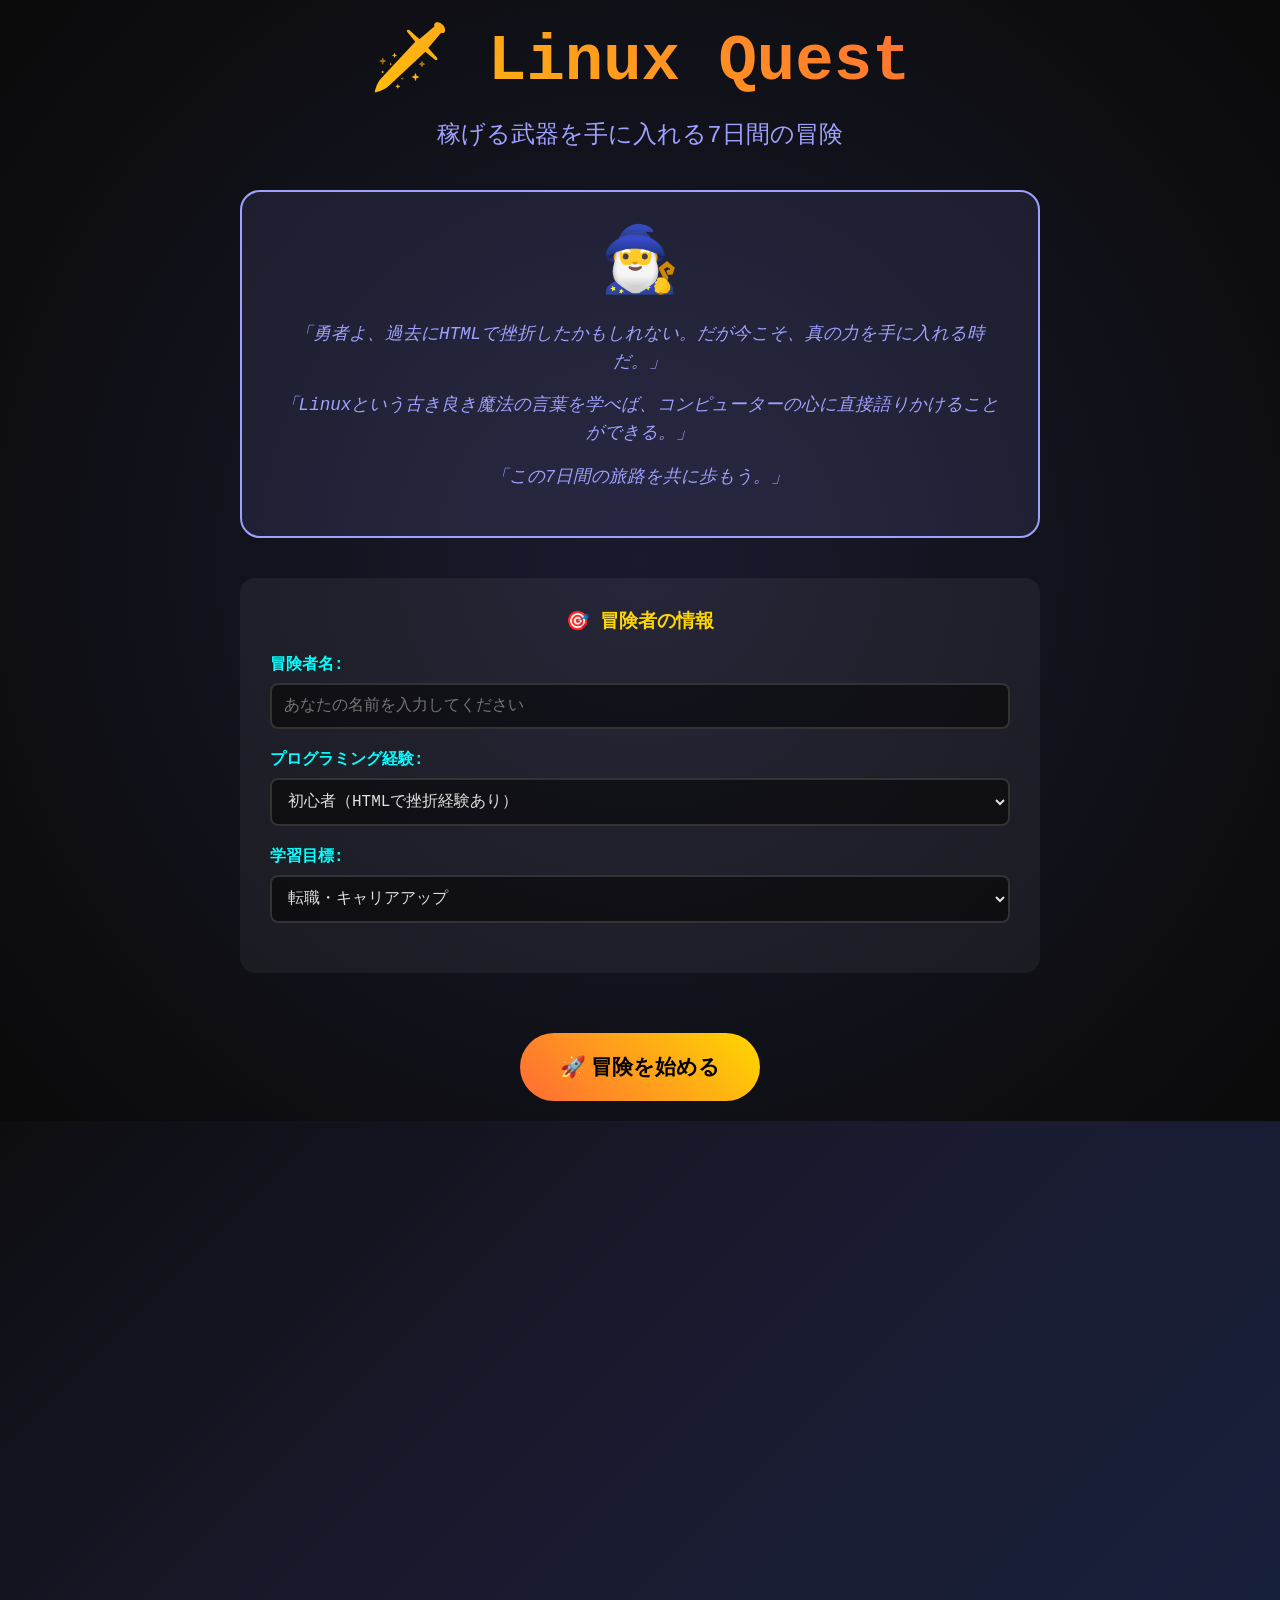
<file: index.html>
<!DOCTYPE html>
<html lang="ja">
<head>
    <meta charset="UTF-8">
    <meta name="viewport" content="width=device-width, initial-scale=1.0">
    <title>Linux Quest - 稼げる武器を手に入れる7日間の冒険</title>
    <link rel="stylesheet" href="style.css">
</head>
<body>
    <div class="app-container">
        <!-- オープニング画面 -->
        <div id="openingScreen" class="screen active">
            <div class="opening-content">
                <div class="title-animation">
                    <h1 class="main-title">🗡️ Linux Quest</h1>
                    <p class="subtitle">稼げる武器を手に入れる7日間の冒険</p>
                </div>
                
                <div class="story-intro">
                    <div class="sage-character">🧙‍♂️</div>
                    <div class="speech-bubble">
                        <p>「勇者よ、過去にHTMLで挫折したかもしれない。だが今こそ、真の力を手に入れる時だ。」</p>
                        <p>「Linuxという古き良き魔法の言葉を学べば、コンピューターの心に直接語りかけることができる。」</p>
                        <p>「この7日間の旅路を共に歩もう。」</p>
                    </div>
                </div>
                
                <div class="character-setup">
                    <h3>🎯 冒険者の情報</h3>
                    <div class="form-group">
                        <label for="adventurerName">冒険者名:</label>
                        <input type="text" id="adventurerName" placeholder="あなたの名前を入力してください">
                    </div>
                    <div class="form-group">
                        <label for="experience">プログラミング経験:</label>
                        <select id="experience">
                            <option value="beginner">初心者（HTMLで挫折経験あり）</option>
                            <option value="some">少し経験あり</option>
                            <option value="intermediate">中級者</option>
                        </select>
                    </div>
                    <div class="form-group">
                        <label for="goal">学習目標:</label>
                        <select id="goal">
                            <option value="career">転職・キャリアアップ</option>
                            <option value="skills">新しいスキル習得</option>
                            <option value="automation">作業自動化</option>
                            <option value="understanding">技術理解を深める</option>
                        </select>
                    </div>
                </div>
                
                <button class="start-button" onclick="startAdventure()">
                    🚀 冒険を始める
                </button>
            </div>
        </div>

        <!-- メインハブ画面 -->
        <div id="mainHub" class="screen">
            <header class="hub-header">
                <h1>🗡️ Linux Quest - 冒険の記録</h1>
                <div class="adventurer-info">
                    <span id="adventurerDisplay">冒険者: </span>
                    <div class="progress-summary">
                        <span id="overallProgress">進捗: 0/7 完了</span>
                    </div>
                </div>
            </header>

            <div class="quest-map">
                <div class="map-background">
                    <div class="day-node" id="day1" data-day="1">
                        <div class="day-circle">
                            <span class="day-number">1</span>
                            <div class="day-status" id="status1">🔒</div>
                        </div>
                        <div class="day-info">
                            <h3>新たな旅路の始まり</h3>
                            <p>ターミナル基本操作</p>
                            <div class="skills">echo, pwd, ls</div>
                        </div>
                    </div>

                    <div class="quest-path" id="path1-2"></div>

                    <div class="day-node" id="day2" data-day="2">
                        <div class="day-circle">
                            <span class="day-number">2</span>
                            <div class="day-status" id="status2">🔒</div>
                        </div>
                        <div class="day-info">
                            <h3>デジタル世界の探検術</h3>
                            <p>ディレクトリ・ファイル操作</p>
                            <div class="skills">mkdir, cd, touch, cat</div>
                        </div>
                    </div>

                    <div class="quest-path" id="path2-3"></div>

                    <div class="day-node" id="day3" data-day="3">
                        <div class="day-circle">
                            <span class="day-number">3</span>
                            <div class="day-status" id="status3">🔒</div>
                        </div>
                        <div class="day-info">
                            <h3>古き書物の解読術</h3>
                            <p>ファイル閲覧・編集</p>
                            <div class="skills">less, head, tail, nano, grep</div>
                        </div>
                    </div>

                    <div class="quest-path" id="path3-4"></div>

                    <div class="day-node" id="day4" data-day="4">
                        <div class="day-circle">
                            <span class="day-number">4</span>
                            <div class="day-status" id="status4">🔒</div>
                        </div>
                        <div class="day-info">
                            <h3>守護の印章</h3>
                            <p>パーミッション管理</p>
                            <div class="skills">chmod, ls -l, 権限数字</div>
                        </div>
                    </div>

                    <div class="quest-path" id="path4-5"></div>

                    <div class="day-node" id="day5" data-day="5">
                        <div class="day-circle">
                            <span class="day-number">5</span>
                            <div class="day-status" id="status5">🔒</div>
                        </div>
                        <div class="day-info">
                            <h3>魔法の巻物</h3>
                            <p>シェルスクリプト作成</p>
                            <div class="skills">変数, 条件分岐, 繰り返し, 関数</div>
                        </div>
                    </div>

                    <div class="quest-path" id="path5-6"></div>

                    <div class="day-node" id="day6" data-day="6">
                        <div class="day-circle">
                            <span class="day-number">6</span>
                            <div class="day-status" id="status6">🔒</div>
                        </div>
                        <div class="day-info">
                            <h3>情報の流れを制す</h3>
                            <p>パイプ・リダイレクト</p>
                            <div class="skills">|, >, >>, grep組み合わせ</div>
                        </div>
                    </div>

                    <div class="quest-path" id="path6-7"></div>

                    <div class="day-node" id="day7" data-day="7">
                        <div class="day-circle">
                            <span class="day-number">7</span>
                            <div class="day-status" id="status7">🔒</div>
                        </div>
                        <div class="day-info">
                            <h3>最終試練</h3>
                            <p>総合システム管理ツール</p>
                            <div class="skills">メニューシステム, カラー出力, ログ機能</div>
                        </div>
                    </div>
                </div>
            </div>

            <div class="action-panel">
                <button id="resetProgress" class="secondary-button">🔄 進捗リセット</button>
                <button id="viewCertificate" class="primary-button" style="display: none;">🎓 修了証を見る</button>
                <button id="continueButton" class="primary-button" onclick="continueToNextDay()">📖 続きから始める</button>
            </div>

            <div class="motivational-panel">
                <div class="sage-avatar">🧙‍♂️</div>
                <div class="sage-wisdom" id="sageWisdom">
                    「冒険者よ、君の前には7つの試練が待っている。一歩ずつ確実に進めば、必ず稼げる武器を手に入れることができる。」
                </div>
            </div>
        </div>

        <!-- エンディング画面 -->
        <div id="endingScreen" class="screen">
            <div class="ending-content">
                <div class="celebration">
                    <h1>🎉 Linux Quest 完全制覇！ 🎉</h1>
                    <div class="fireworks">✨🎆✨</div>
                </div>

                <div class="certificate-container">
                    <div class="certificate">
                        <div class="certificate-header">
                            <h2>🎓 修了証明書 🎓</h2>
                        </div>
                        <div class="certificate-body">
                            <p class="certificate-title">Linux Quest - 7日間の冒険</p>
                            <p class="certificate-text">
                                これにより、下記の者が Linux Quest を完走し、<br>
                                Linux コマンドライン操作の基礎技能を習得したことを証明します。
                            </p>
                            <p class="certificate-name">修了者: <span id="certificateName"></span></p>
                            <p class="certificate-date">修了日: <span id="certificateDate"></span></p>
                            
                            <div class="skills-acquired">
                                <h3>習得スキル:</h3>
                                <div class="skill-list">
                                    <div class="skill-item">✅ ターミナル操作の基本</div>
                                    <div class="skill-item">✅ ディレクトリとファイル操作</div>
                                    <div class="skill-item">✅ ファイル閲覧・編集技術</div>
                                    <div class="skill-item">✅ パーミッション管理</div>
                                    <div class="skill-item">✅ シェルスクリプト作成</div>
                                    <div class="skill-item">✅ パイプとリダイレクト</div>
                                    <div class="skill-item">✅ システム管理ツール開発</div>
                                </div>
                            </div>
                        </div>
                        <div class="certificate-footer">
                            <p>発行者: Linux Quest 運営委員会</p>
                            <p>認定: Claude AI Mentor</p>
                        </div>
                    </div>
                </div>

                <div class="next-steps">
                    <h3>🚀 次のステップへ</h3>
                    <div class="path-options">
                        <div class="path-card">
                            <h4>🔰 初級から中級へ</h4>
                            <ul>
                                <li>より高度なシェルスクリプト</li>
                                <li>システム管理（systemd, cron）</li>
                                <li>ネットワーク設定</li>
                                <li>セキュリティ設定</li>
                            </ul>
                        </div>
                        <div class="path-card">
                            <h4>🚀 専門分野への発展</h4>
                            <ul>
                                <li>DevOps Engineering (Docker, Kubernetes)</li>
                                <li>Site Reliability Engineering (SRE)</li>
                                <li>Cloud Computing (AWS, GCP, Azure)</li>
                                <li>Cybersecurity</li>
                            </ul>
                        </div>
                        <div class="path-card">
                            <h4>💼 キャリアへの活用</h4>
                            <ul>
                                <li>システム管理者</li>
                                <li>インフラエンジニア</li>
                                <li>DevOpsエンジニア</li>
                                <li>データエンジニア</li>
                            </ul>
                        </div>
                    </div>
                </div>

                <div class="final-message">
                    <div class="sage-final">
                        <div class="sage-avatar">🧙‍♂️</div>
                        <div class="final-wisdom">
                            「見事だ！君は今日、『過去に挫折した者』から『未来を切り開く者』へと生まれ変わった。<br>
                            AI時代の今だからこそ、このような本質的な技術が更に価値を持つ。<br>
                            さあ、新たな冒険の扉が君の前に開かれている。勇気を持って、歩み続けよう。」
                        </div>
                    </div>
                </div>

                <div class="ending-actions">
                    <button onclick="shareAchievement()" class="primary-button">📱 成果をシェア</button>
                    <button onclick="downloadCertificate()" class="secondary-button">💾 修了証をダウンロード</button>
                    <button onclick="restartQuest()" class="secondary-button">🔄 もう一度冒険する</button>
                </div>
            </div>
        </div>
    </div>

    <script src="script.js"></script>
</body>
</html>
</file>
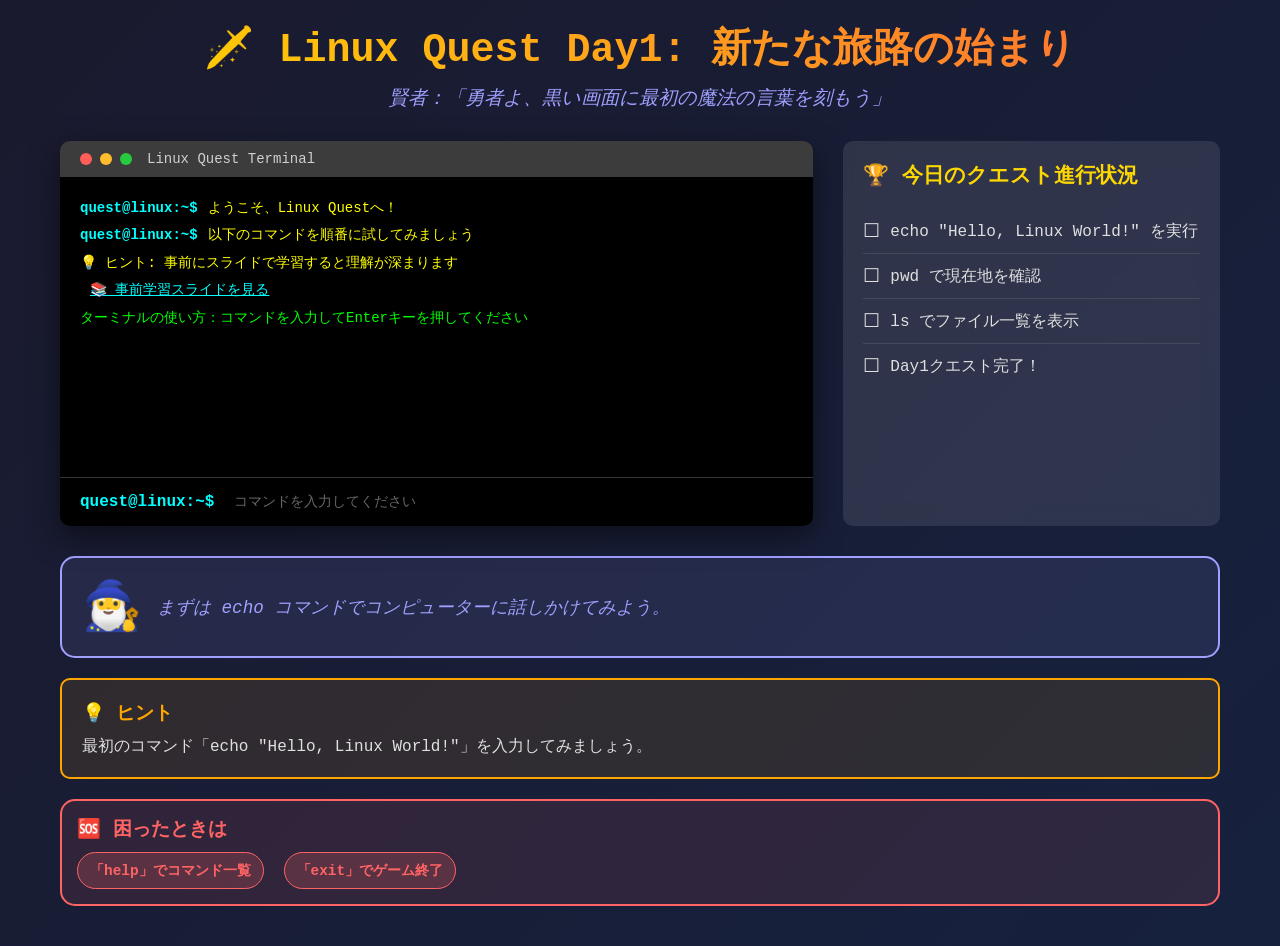
<file: day1-minigame/index.html>
<!DOCTYPE html>
<html lang="ja">
<head>
    <meta charset="UTF-8">
    <meta name="viewport" content="width=device-width, initial-scale=1.0">
    <title>Linux Quest Day1 - ターミナル冒険ゲーム</title>
    <link rel="stylesheet" href="style.css">
</head>
<body>
    <div class="container">
        
        <header class="quest-header">
            <h1>🗡️ Linux Quest Day1: 新たな旅路の始まり</h1>
            <p class="sage-message">賢者：「勇者よ、黒い画面に最初の魔法の言葉を刻もう」</p>
        </header>

        <div class="game-area">
            <div class="terminal-container">
                <div class="terminal-header">
                    <div class="terminal-buttons">
                        <span class="btn red"></span>
                        <span class="btn yellow"></span>
                        <span class="btn green"></span>
                    </div>
                    <div class="terminal-title">Linux Quest Terminal</div>
                </div>
                
                <div class="terminal" id="terminal">
                    <div class="terminal-line">
                        <span class="prompt">quest@linux:~$</span>
                        <span class="welcome-text">ようこそ、Linux Questへ！</span>
                    </div>
                    <div class="terminal-line">
                        <span class="prompt">quest@linux:~$</span>
                        <span class="hint-text">以下のコマンドを順番に試してみましょう</span>
                    </div>
                </div>

                <div class="command-input">
                    <span class="prompt">quest@linux:~$</span>
                    <input type="text" id="commandInput" placeholder="コマンドを入力してください" autocomplete="off">
                </div>
            </div>

            <div class="quest-progress">
                <h3>🏆 今日のクエスト進行状況</h3>
                <div class="progress-list">
                    <div class="progress-item" id="task-echo">
                        <span class="checkbox">☐</span>
                        <span class="task-text">echo "Hello, Linux World!" を実行</span>
                    </div>
                    <div class="progress-item" id="task-pwd">
                        <span class="checkbox">☐</span>
                        <span class="task-text">pwd で現在地を確認</span>
                    </div>
                    <div class="progress-item" id="task-ls">
                        <span class="checkbox">☐</span>
                        <span class="task-text">ls でファイル一覧を表示</span>
                    </div>
                    <div class="progress-item" id="task-complete">
                        <span class="checkbox">☐</span>
                        <span class="task-text">Day1クエスト完了！</span>
                    </div>
                </div>
            </div>
        </div>

        <div class="sage-panel" id="sagePanel">
            <div class="sage-avatar">🧙‍♂️</div>
            <div class="sage-speech" id="sageMessage">
                まずは echo コマンドでコンピューターに話しかけてみよう。
            </div>
        </div>

        <div class="hint-panel">
            <h3>💡 ヒント</h3>
            <div id="hintText">
                最初のコマンド「echo "Hello, Linux World!"」を入力してみましょう。
            </div>
        </div>

        <div class="help-panel">
            <h3>🆘 困ったときは</h3>
            <div class="help-commands">
                <span class="help-item">「help」でコマンド一覧</span>
                <span class="help-item">「exit」でゲーム終了</span>
            </div>
        </div>
    </div>

    <script src="script.js"></script>
</body>
</html>
</file>
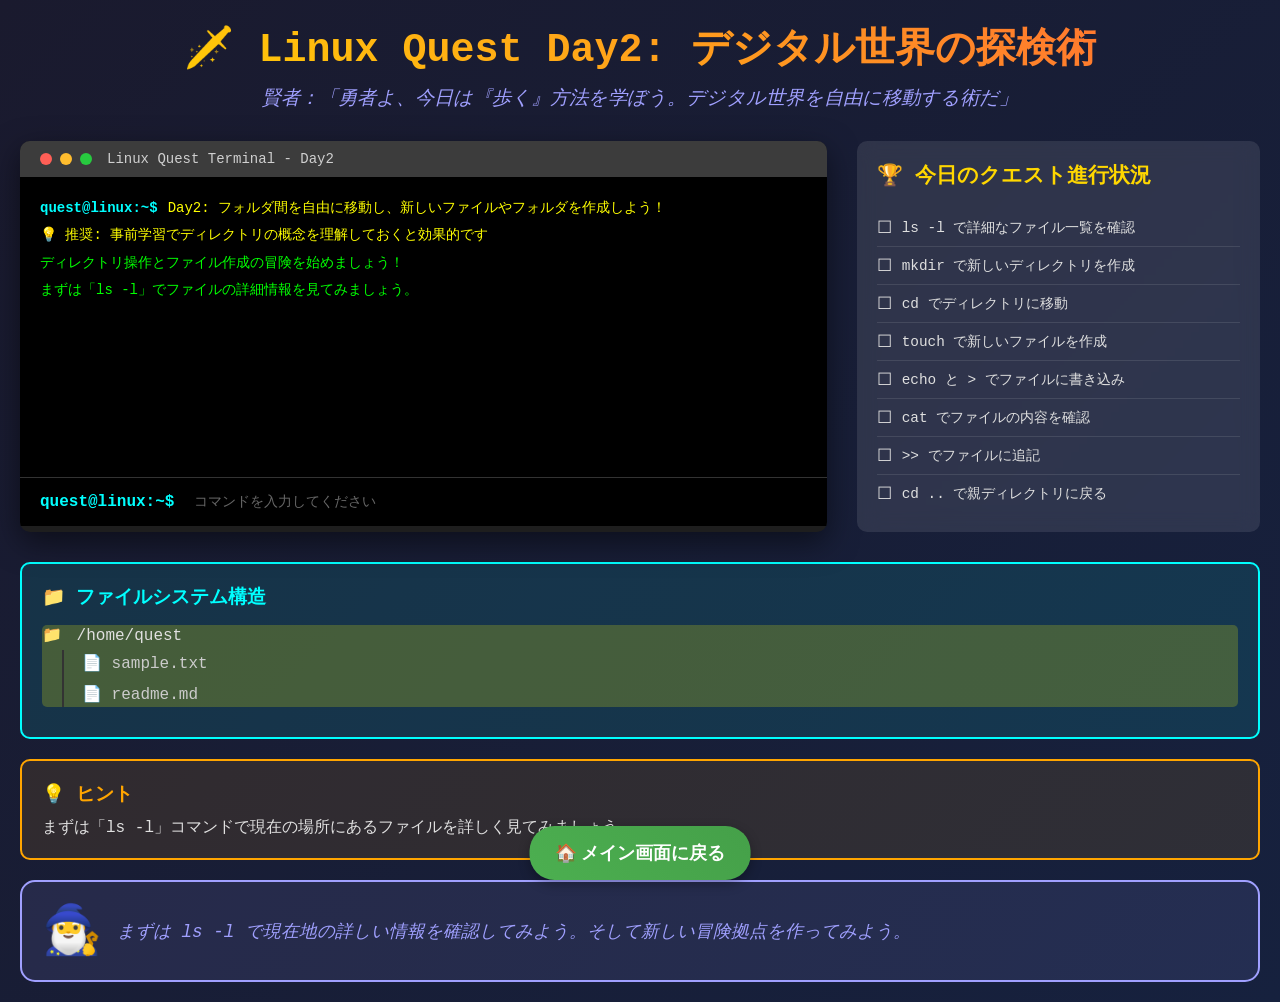
<file: day2-minigame/index.html>
<!DOCTYPE html>
<html lang="ja">
<head>
    <meta charset="UTF-8">
    <meta name="viewport" content="width=device-width, initial-scale=1.0">
    <title>Linux Quest Day2 - デジタル世界の探検術</title>
    <link rel="stylesheet" href="style.css">
</head>
<body>
    <div class="container">
        <header class="quest-header">
            <h1>🗡️ Linux Quest Day2: デジタル世界の探検術</h1>
            <p class="sage-message">賢者：「勇者よ、今日は『歩く』方法を学ぼう。デジタル世界を自由に移動する術だ」</p>
        </header>

        <div class="game-area">
            <div class="terminal-container">
                <div class="terminal-header">
                    <div class="terminal-buttons">
                        <span class="btn red"></span>
                        <span class="btn yellow"></span>
                        <span class="btn green"></span>
                    </div>
                    <div class="terminal-title">Linux Quest Terminal - Day2</div>
                </div>
                
                <div class="terminal" id="terminal">
                    <div class="terminal-line">
                        <span class="prompt">quest@linux:~$</span>
                        <span class="welcome-text">Day2: フォルダ間を自由に移動し、新しいファイルやフォルダを作成しよう！</span>
                    </div>
                </div>

                <div class="command-input">
                    <span class="prompt" id="currentPrompt">quest@linux:~$</span>
                    <input type="text" id="commandInput" placeholder="コマンドを入力してください" autocomplete="off">
                </div>
            </div>

            <div class="quest-progress">
                <h3>🏆 今日のクエスト進行状況</h3>
                <div class="progress-list">
                    <div class="progress-item" id="task-ls-l">
                        <span class="checkbox">☐</span>
                        <span class="task-text">ls -l で詳細なファイル一覧を確認</span>
                    </div>
                    <div class="progress-item" id="task-mkdir">
                        <span class="checkbox">☐</span>
                        <span class="task-text">mkdir で新しいディレクトリを作成</span>
                    </div>
                    <div class="progress-item" id="task-cd">
                        <span class="checkbox">☐</span>
                        <span class="task-text">cd でディレクトリに移動</span>
                    </div>
                    <div class="progress-item" id="task-touch">
                        <span class="checkbox">☐</span>
                        <span class="task-text">touch で新しいファイルを作成</span>
                    </div>
                    <div class="progress-item" id="task-echo-redirect">
                        <span class="checkbox">☐</span>
                        <span class="task-text">echo と > でファイルに書き込み</span>
                    </div>
                    <div class="progress-item" id="task-cat">
                        <span class="checkbox">☐</span>
                        <span class="task-text">cat でファイルの内容を確認</span>
                    </div>
                    <div class="progress-item" id="task-append">
                        <span class="checkbox">☐</span>
                        <span class="task-text">>> でファイルに追記</span>
                    </div>
                    <div class="progress-item" id="task-cd-parent">
                        <span class="checkbox">☐</span>
                        <span class="task-text">cd .. で親ディレクトリに戻る</span>
                    </div>
                </div>
            </div>
        </div>

        <div class="filesystem-view">
            <h3>📁 ファイルシステム構造</h3>
            <div id="filesystemTree">
                <div class="directory-item" data-path="/home/quest">
                    <span class="folder-icon">📁</span> /home/quest
                    <div class="subdirectory" id="homeContents">
                        <div class="file-item">📄 sample.txt</div>
                        <div class="file-item">📄 readme.md</div>
                    </div>
                </div>
            </div>
        </div>

        <div class="hint-panel">
            <h3>💡 ヒント</h3>
            <div id="hintText">
                まずは「ls -l」コマンドで現在の場所にあるファイルを詳しく見てみましょう。
            </div>
        </div>

        <div class="sage-panel" id="sagePanel">
            <div class="sage-avatar">🧙‍♂️</div>
            <div class="sage-speech" id="sageMessage">
                まずは ls -l で現在地の詳しい情報を確認してみよう。そして新しい冒険拠点を作ってみよう。
            </div>
        </div>
        
        <!-- 固定ナビゲーションボタン -->
        <div class="fixed-nav">
            <button class="nav-button home-btn" onclick="confirmReturnHome()" title="メイン画面に戻る">
                🏠 メイン画面に戻る
            </button>
        </div>
    </div>

    <script src="script.js"></script>
</body>
</html>
</file>
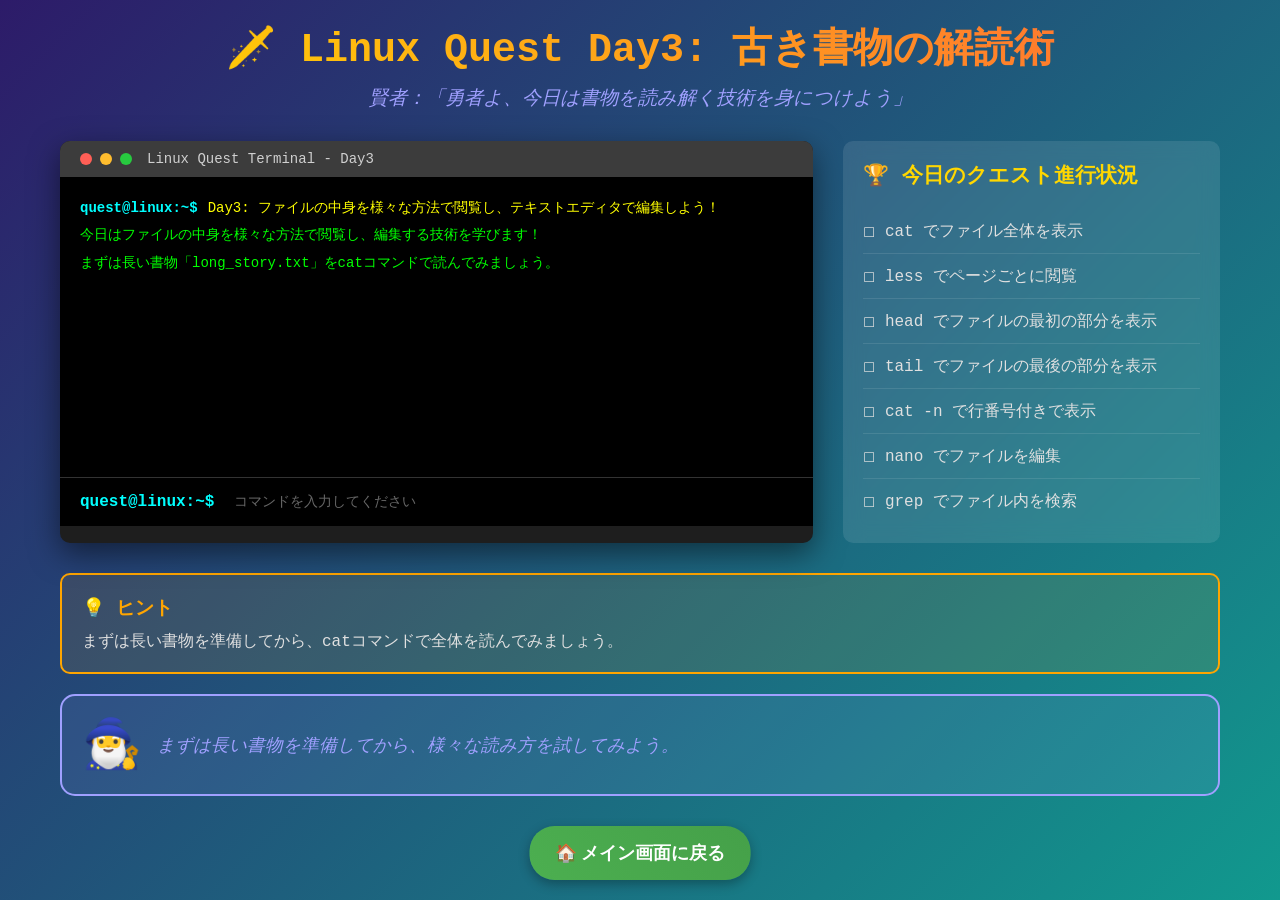
<file: day3-minigame/index.html>
<!DOCTYPE html>
<html lang="ja">
<head>
    <meta charset="UTF-8">
    <meta name="viewport" content="width=device-width, initial-scale=1.0">
    <title>Linux Quest Day3 - 古き書物の解読術</title>
    <link rel="stylesheet" href="style.css">
</head>
<body>
    <div class="container">
        <header class="quest-header">
            <h1>🗡️ Linux Quest Day3: 古き書物の解読術</h1>
            <p class="sage-message">賢者：「勇者よ、今日は書物を読み解く技術を身につけよう」</p>
        </header>

        <div class="game-area">
            <div class="terminal-container">
                <div class="terminal-header">
                    <div class="terminal-buttons">
                        <span class="btn red"></span>
                        <span class="btn yellow"></span>
                        <span class="btn green"></span>
                    </div>
                    <div class="terminal-title">Linux Quest Terminal - Day3</div>
                </div>
                
                <div class="terminal" id="terminal">
                    <div class="terminal-line">
                        <span class="prompt">quest@linux:~$</span>
                        <span class="welcome-text">Day3: ファイルの中身を様々な方法で閲覧し、テキストエディタで編集しよう！</span>
                    </div>
                </div>

                <div class="command-input">
                    <span class="prompt" id="currentPrompt">quest@linux:~$</span>
                    <input type="text" id="commandInput" placeholder="コマンドを入力してください" autocomplete="off">
                </div>
            </div>

            <div class="quest-progress">
                <h3>🏆 今日のクエスト進行状況</h3>
                <div class="progress-list">
                    <div class="progress-item" id="task-cat-full">
                        <span class="checkbox">☐</span>
                        <span class="task-text">cat でファイル全体を表示</span>
                    </div>
                    <div class="progress-item" id="task-less">
                        <span class="checkbox">☐</span>
                        <span class="task-text">less でページごとに閲覧</span>
                    </div>
                    <div class="progress-item" id="task-head">
                        <span class="checkbox">☐</span>
                        <span class="task-text">head でファイルの最初の部分を表示</span>
                    </div>
                    <div class="progress-item" id="task-tail">
                        <span class="checkbox">☐</span>
                        <span class="task-text">tail でファイルの最後の部分を表示</span>
                    </div>
                    <div class="progress-item" id="task-cat-n">
                        <span class="checkbox">☐</span>
                        <span class="task-text">cat -n で行番号付きで表示</span>
                    </div>
                    <div class="progress-item" id="task-nano">
                        <span class="checkbox">☐</span>
                        <span class="task-text">nano でファイルを編集</span>
                    </div>
                    <div class="progress-item" id="task-grep">
                        <span class="checkbox">☐</span>
                        <span class="task-text">grep でファイル内を検索</span>
                    </div>
                </div>
            </div>
        </div>

        <div class="nano-editor" id="nanoEditor" style="display: none;">
            <div class="nano-header">
                <div class="nano-title">GNU nano - adventure_log.txt</div>
            </div>
            <div class="nano-content">
                <textarea id="nanoTextarea" placeholder="ファイルの内容をここに入力してください..."></textarea>
            </div>
            <div class="nano-footer">
                <div class="nano-commands">
                    <span>^O 保存</span>
                    <span>^X 終了</span>
                    <span>^K 行削除</span>
                </div>
            </div>
        </div>

        <div class="hint-panel">
            <h3>💡 ヒント</h3>
            <div id="hintText">
                まずは長い書物を準備してから、catコマンドで全体を読んでみましょう。
            </div>
        </div>

        <div class="sage-panel" id="sagePanel">
            <div class="sage-avatar">🧙‍♂️</div>
            <div class="sage-speech" id="sageMessage">
                まずは長い書物を準備してから、様々な読み方を試してみよう。
            </div>
        </div>

        <!-- 固定ナビゲーションボタン -->
        <div class="fixed-nav">
            <button class="nav-button home-btn" onclick="confirmReturnHome()" title="メイン画面に戻る">
                🏠 メイン画面に戻る
            </button>
        </div>
    </div>

    <script src="script.js"></script>
</body>
</html>
</file>
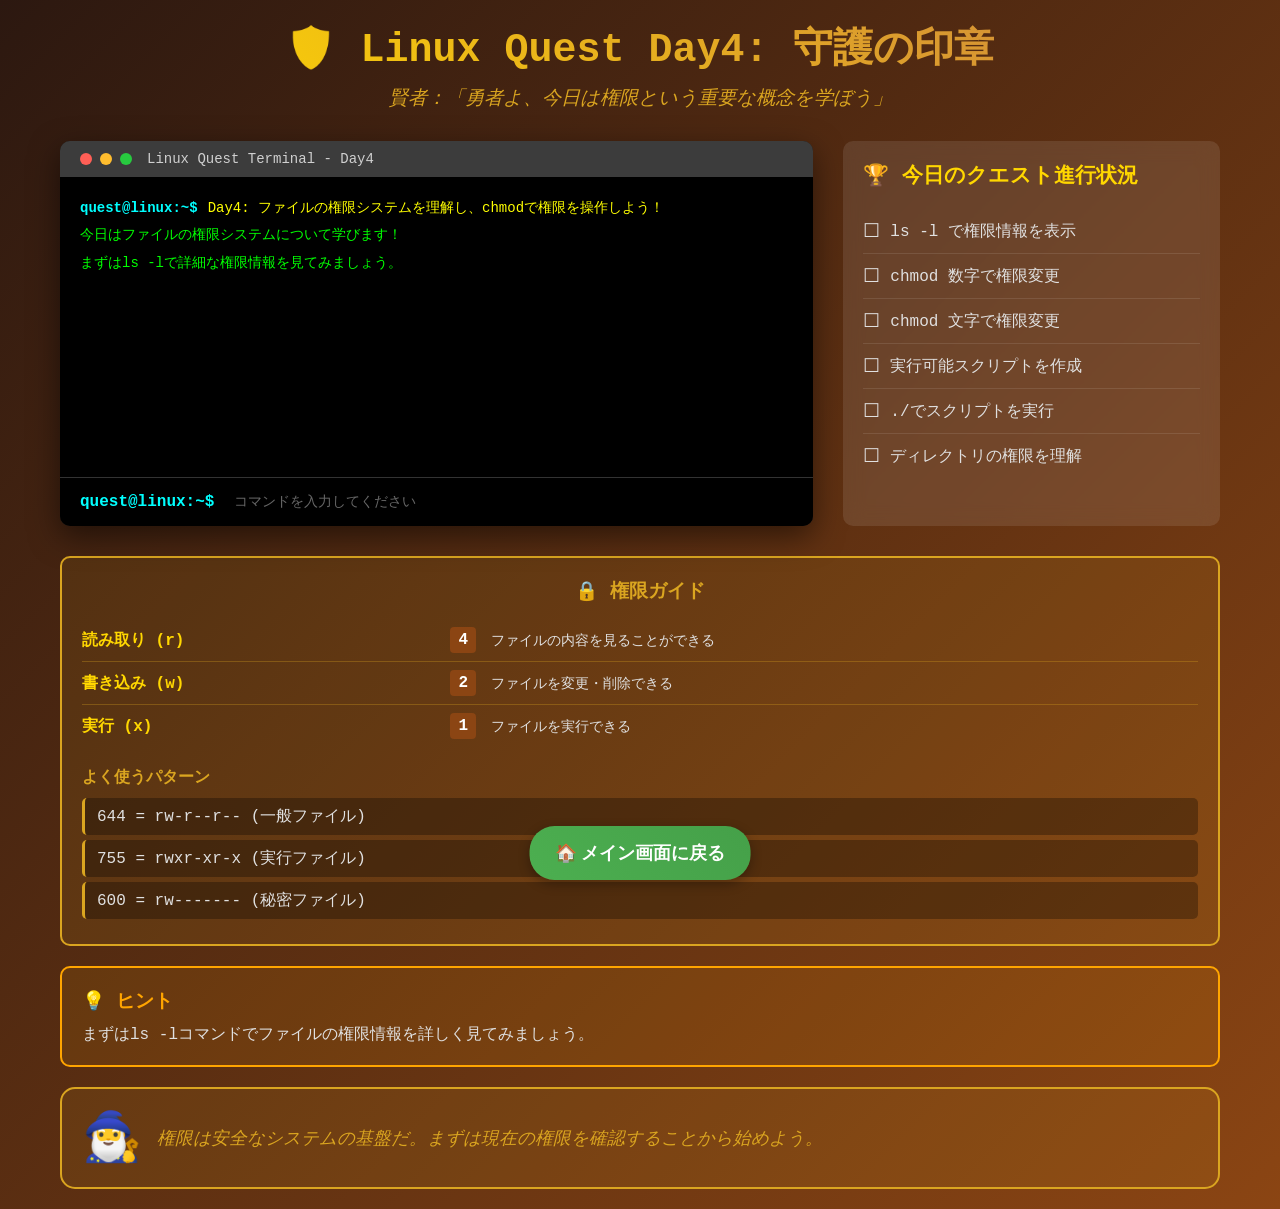
<file: day4-minigame/index.html>
<!DOCTYPE html>
<html lang="ja">
<head>
    <meta charset="UTF-8">
    <meta name="viewport" content="width=device-width, initial-scale=1.0">
    <title>Linux Quest Day4 - 守護の印章</title>
    <link rel="stylesheet" href="style.css">
</head>
<body>
    <div class="container">
        <header class="quest-header">
            <h1>🛡️ Linux Quest Day4: 守護の印章</h1>
            <p class="sage-message">賢者：「勇者よ、今日は権限という重要な概念を学ぼう」</p>
        </header>

        <div class="game-area">
            <div class="terminal-container">
                <div class="terminal-header">
                    <div class="terminal-buttons">
                        <span class="btn red"></span>
                        <span class="btn yellow"></span>
                        <span class="btn green"></span>
                    </div>
                    <div class="terminal-title">Linux Quest Terminal - Day4</div>
                </div>
                
                <div class="terminal" id="terminal">
                    <div class="terminal-line">
                        <span class="prompt">quest@linux:~$</span>
                        <span class="welcome-text">Day4: ファイルの権限システムを理解し、chmodで権限を操作しよう！</span>
                    </div>
                </div>

                <div class="command-input">
                    <span class="prompt" id="currentPrompt">quest@linux:~$</span>
                    <input type="text" id="commandInput" placeholder="コマンドを入力してください" autocomplete="off">
                </div>
            </div>

            <div class="quest-progress">
                <h3>🏆 今日のクエスト進行状況</h3>
                <div class="progress-list">
                    <div class="progress-item" id="task-ls-l">
                        <span class="checkbox">☐</span>
                        <span class="task-text">ls -l で権限情報を表示</span>
                    </div>
                    <div class="progress-item" id="task-chmod-number">
                        <span class="checkbox">☐</span>
                        <span class="task-text">chmod 数字で権限変更</span>
                    </div>
                    <div class="progress-item" id="task-chmod-letter">
                        <span class="checkbox">☐</span>
                        <span class="task-text">chmod 文字で権限変更</span>
                    </div>
                    <div class="progress-item" id="task-script-execute">
                        <span class="checkbox">☐</span>
                        <span class="task-text">実行可能スクリプトを作成</span>
                    </div>
                    <div class="progress-item" id="task-run-script">
                        <span class="checkbox">☐</span>
                        <span class="task-text">./でスクリプトを実行</span>
                    </div>
                    <div class="progress-item" id="task-directory-permission">
                        <span class="checkbox">☐</span>
                        <span class="task-text">ディレクトリの権限を理解</span>
                    </div>
                </div>
            </div>
        </div>

        <div class="permission-guide" id="permissionGuide">
            <h3>🔒 権限ガイド</h3>
            <div class="permission-table">
                <div class="permission-row">
                    <div class="permission-label">読み取り (r)</div>
                    <div class="permission-value">4</div>
                    <div class="permission-desc">ファイルの内容を見ることができる</div>
                </div>
                <div class="permission-row">
                    <div class="permission-label">書き込み (w)</div>
                    <div class="permission-value">2</div>
                    <div class="permission-desc">ファイルを変更・削除できる</div>
                </div>
                <div class="permission-row">
                    <div class="permission-label">実行 (x)</div>
                    <div class="permission-value">1</div>
                    <div class="permission-desc">ファイルを実行できる</div>
                </div>
            </div>
            <div class="common-permissions">
                <h4>よく使うパターン</h4>
                <div class="perm-example">644 = rw-r--r-- (一般ファイル)</div>
                <div class="perm-example">755 = rwxr-xr-x (実行ファイル)</div>
                <div class="perm-example">600 = rw------- (秘密ファイル)</div>
            </div>
        </div>

        <div class="hint-panel">
            <h3>💡 ヒント</h3>
            <div id="hintText">
                まずはls -lコマンドでファイルの権限情報を詳しく見てみましょう。
            </div>
        </div>

        <div class="sage-panel" id="sagePanel">
            <div class="sage-avatar">🧙‍♂️</div>
            <div class="sage-speech" id="sageMessage">
                権限は安全なシステムの基盤だ。まずは現在の権限を確認することから始めよう。
            </div>
        </div>

        <!-- 固定ナビゲーションボタン -->
        <div class="fixed-nav">
            <button class="nav-button home-btn" onclick="confirmReturnHome()" title="メイン画面に戻る">
                🏠 メイン画面に戻る
            </button>
        </div>
    </div>

    <script src="script.js"></script>
</body>
</html>
</file>
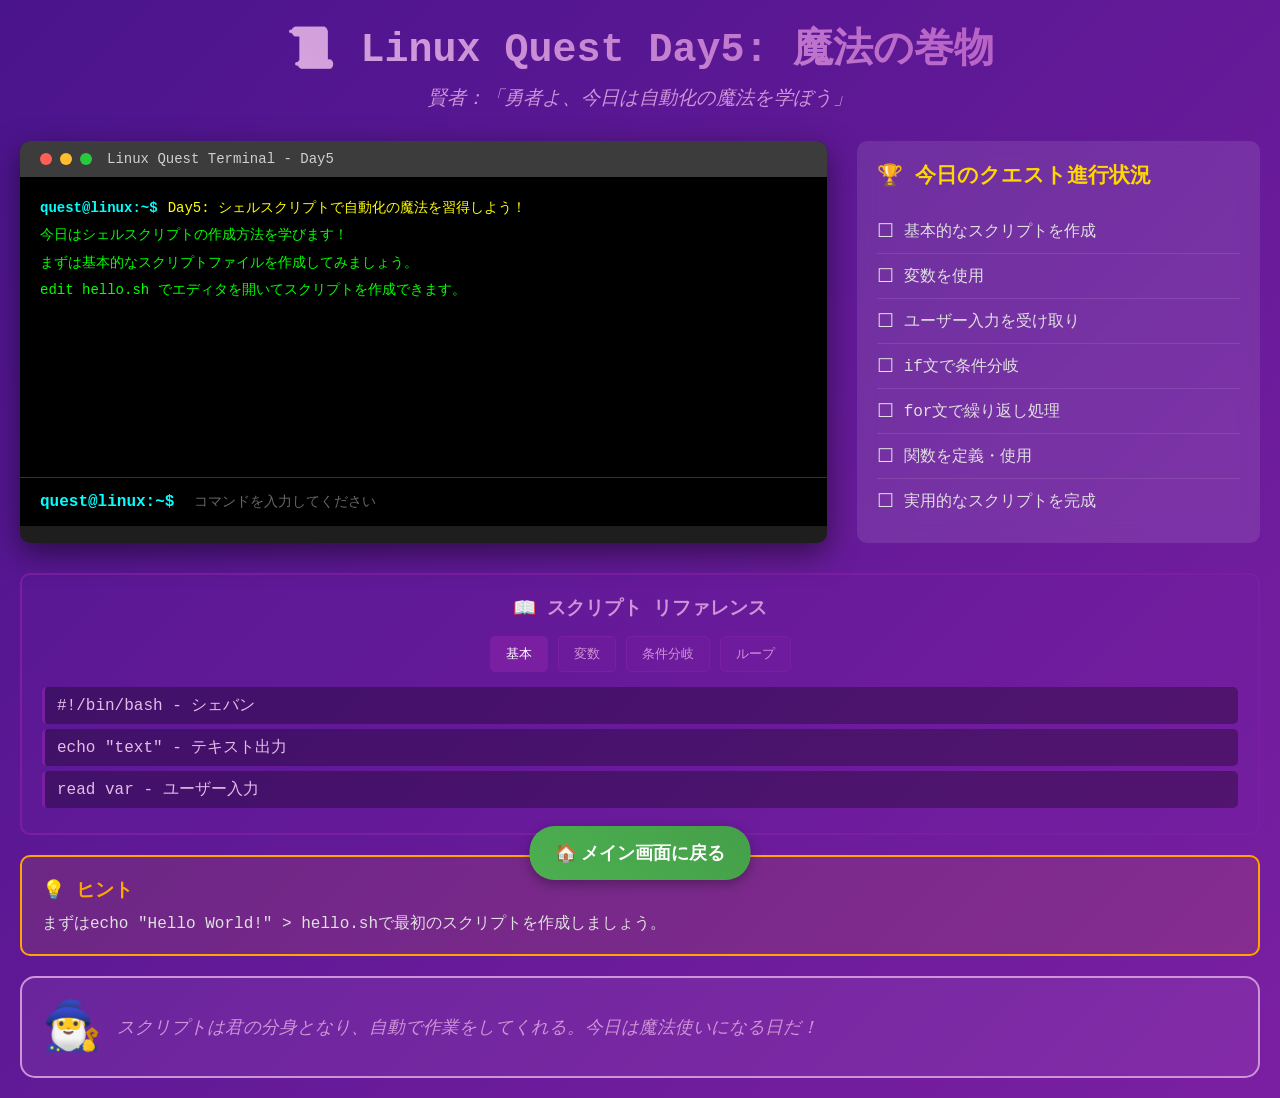
<file: day5-minigame/index.html>
<!DOCTYPE html>
<html lang="ja">
<head>
    <meta charset="UTF-8">
    <meta name="viewport" content="width=device-width, initial-scale=1.0">
    <title>Linux Quest Day5 - 魔法の巻物</title>
    <link rel="stylesheet" href="style.css">
</head>
<body>
    <div class="container">
        <header class="quest-header">
            <h1>📜 Linux Quest Day5: 魔法の巻物</h1>
            <p class="sage-message">賢者：「勇者よ、今日は自動化の魔法を学ぼう」</p>
        </header>

        <div class="game-area">
            <div class="terminal-container">
                <div class="terminal-header">
                    <div class="terminal-buttons">
                        <span class="btn red"></span>
                        <span class="btn yellow"></span>
                        <span class="btn green"></span>
                    </div>
                    <div class="terminal-title">Linux Quest Terminal - Day5</div>
                </div>
                
                <div class="terminal" id="terminal">
                    <div class="terminal-line">
                        <span class="prompt">quest@linux:~$</span>
                        <span class="welcome-text">Day5: シェルスクリプトで自動化の魔法を習得しよう！</span>
                    </div>
                </div>

                <div class="command-input">
                    <span class="prompt" id="currentPrompt">quest@linux:~$</span>
                    <input type="text" id="commandInput" placeholder="コマンドを入力してください" autocomplete="off">
                </div>
            </div>

            <div class="quest-progress">
                <h3>🏆 今日のクエスト進行状況</h3>
                <div class="progress-list">
                    <div class="progress-item" id="task-create-script">
                        <span class="checkbox">☐</span>
                        <span class="task-text">基本的なスクリプトを作成</span>
                    </div>
                    <div class="progress-item" id="task-variables">
                        <span class="checkbox">☐</span>
                        <span class="task-text">変数を使用</span>
                    </div>
                    <div class="progress-item" id="task-user-input">
                        <span class="checkbox">☐</span>
                        <span class="task-text">ユーザー入力を受け取り</span>
                    </div>
                    <div class="progress-item" id="task-if-statement">
                        <span class="checkbox">☐</span>
                        <span class="task-text">if文で条件分岐</span>
                    </div>
                    <div class="progress-item" id="task-for-loop">
                        <span class="checkbox">☐</span>
                        <span class="task-text">for文で繰り返し処理</span>
                    </div>
                    <div class="progress-item" id="task-function">
                        <span class="checkbox">☐</span>
                        <span class="task-text">関数を定義・使用</span>
                    </div>
                    <div class="progress-item" id="task-practical-script">
                        <span class="checkbox">☐</span>
                        <span class="task-text">実用的なスクリプトを完成</span>
                    </div>
                </div>
            </div>
        </div>

        <div class="script-editor" id="scriptEditor" style="display: none;">
            <div class="editor-header">
                <div class="editor-title">スクリプトエディタ - <span id="editingFileName"></span></div>
                <div class="editor-controls">
                    <button id="saveScript">💾 保存</button>
                    <button id="closeEditor">❌ 閉じる</button>
                </div>
            </div>
            <div class="editor-content">
                <textarea id="scriptTextarea" placeholder="#!/bin/bash&#10;# スクリプトをここに書いてください..."></textarea>
            </div>
            <div class="editor-footer">
                <div class="script-tips">
                    <span>💡 Tips: #!/bin/bash で始める | echo で出力 | read で入力 | if [ 条件 ]; then fi で分岐</span>
                </div>
            </div>
        </div>

        <div class="script-reference">
            <h3>📖 スクリプト リファレンス</h3>
            <div class="ref-tabs">
                <button class="ref-tab active" data-tab="basics">基本</button>
                <button class="ref-tab" data-tab="variables">変数</button>
                <button class="ref-tab" data-tab="conditions">条件分岐</button>
                <button class="ref-tab" data-tab="loops">ループ</button>
            </div>
            <div class="ref-content" id="refContent">
                <div class="ref-section active" data-section="basics">
                    <div class="ref-item">#!/bin/bash - シェバン</div>
                    <div class="ref-item">echo "text" - テキスト出力</div>
                    <div class="ref-item">read var - ユーザー入力</div>
                </div>
                <div class="ref-section" data-section="variables">
                    <div class="ref-item">NAME="value" - 変数定義</div>
                    <div class="ref-item">$NAME - 変数参照</div>
                    <div class="ref-item">$(command) - コマンド置換</div>
                </div>
                <div class="ref-section" data-section="conditions">
                    <div class="ref-item">if [ $var -eq 5 ]; then</div>
                    <div class="ref-item">elif [ $var -gt 10 ]; then</div>
                    <div class="ref-item">else; fi</div>
                </div>
                <div class="ref-section" data-section="loops">
                    <div class="ref-item">for i in 1 2 3; do</div>
                    <div class="ref-item">for ((i=1; i<=10; i++)); do</div>
                    <div class="ref-item">done</div>
                </div>
            </div>
        </div>

        <div class="hint-panel">
            <h3>💡 ヒント</h3>
            <div id="hintText">
                まずはecho "Hello World!" > hello.shで最初のスクリプトを作成しましょう。
            </div>
        </div>

        <div class="sage-panel" id="sagePanel">
            <div class="sage-avatar">🧙‍♂️</div>
            <div class="sage-speech" id="sageMessage">
                スクリプトは君の分身となり、自動で作業をしてくれる。今日は魔法使いになる日だ！
            </div>
        </div>

        <!-- 固定ナビゲーションボタン -->
        <div class="fixed-nav">
            <button class="nav-button home-btn" onclick="confirmReturnHome()" title="メイン画面に戻る">
                🏠 メイン画面に戻る
            </button>
        </div>
    </div>

    <script src="script.js"></script>
</body>
</html>
</file>
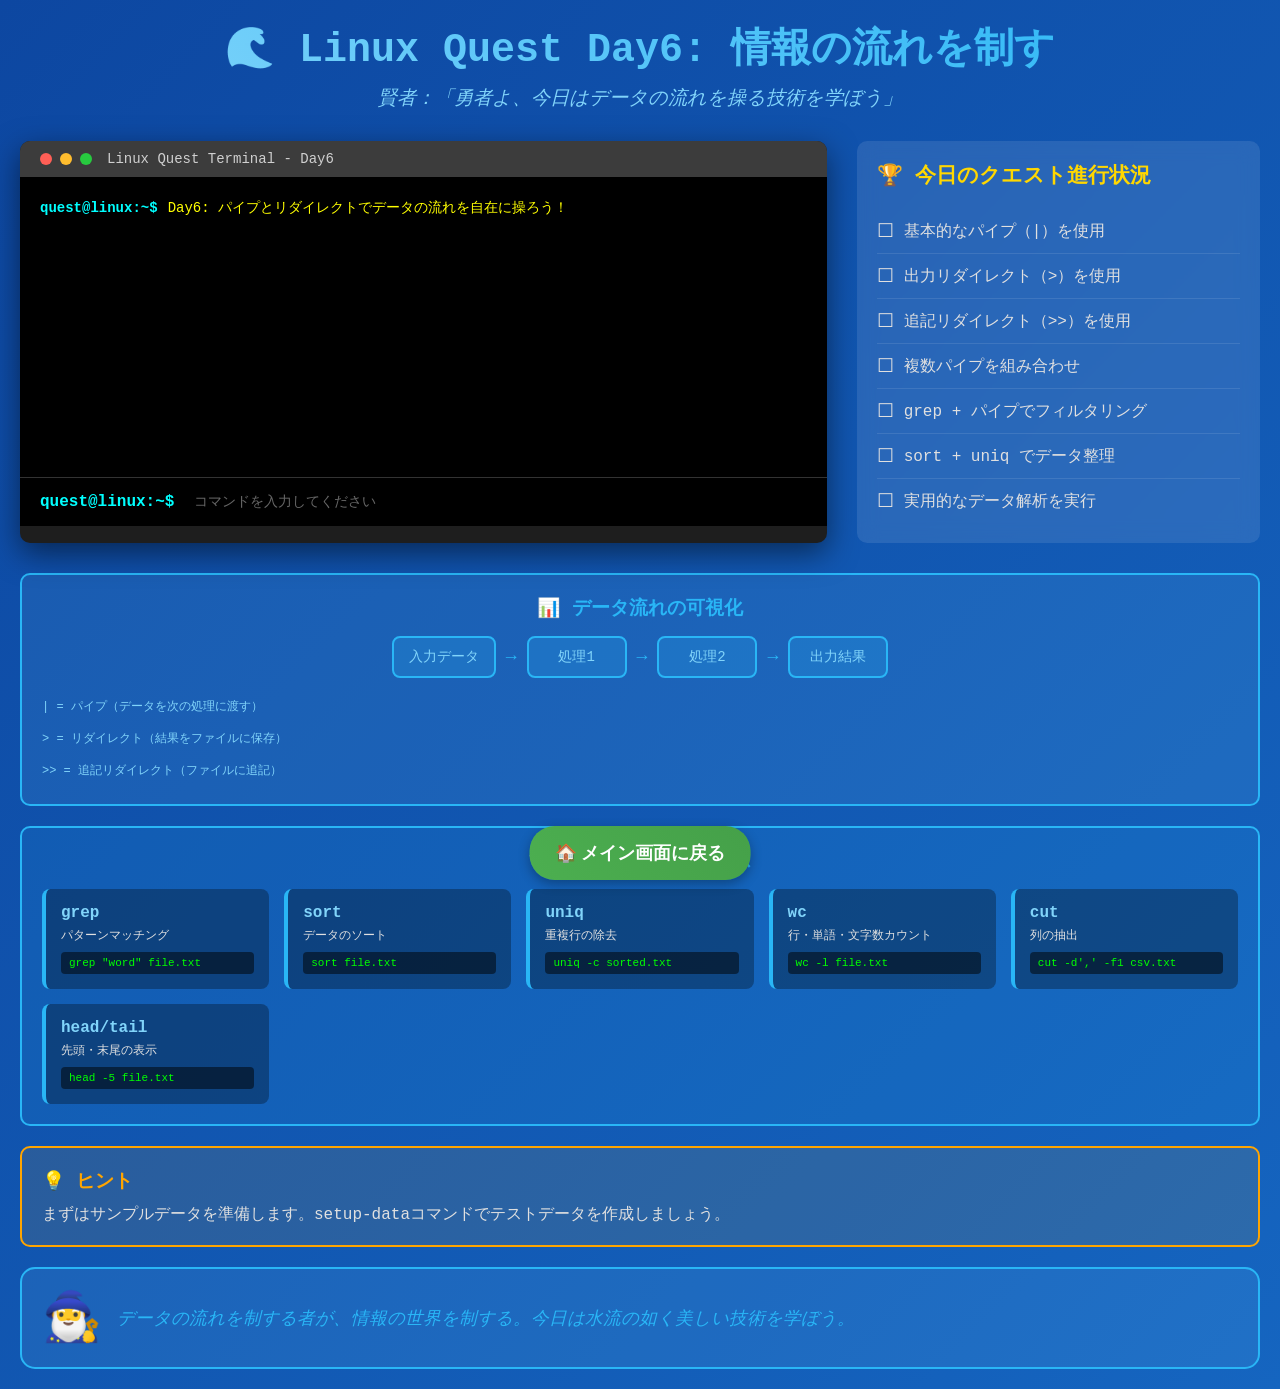
<file: day6-minigame/index.html>
<!DOCTYPE html>
<html lang="ja">
<head>
    <meta charset="UTF-8">
    <meta name="viewport" content="width=device-width, initial-scale=1.0">
    <title>Linux Quest Day6 - 情報の流れを制す</title>
    <link rel="stylesheet" href="style.css">
</head>
<body>
    <div class="container">
        <header class="quest-header">
            <h1>🌊 Linux Quest Day6: 情報の流れを制す</h1>
            <p class="sage-message">賢者：「勇者よ、今日はデータの流れを操る技術を学ぼう」</p>
        </header>

        <div class="game-area">
            <div class="terminal-container">
                <div class="terminal-header">
                    <div class="terminal-buttons">
                        <span class="btn red"></span>
                        <span class="btn yellow"></span>
                        <span class="btn green"></span>
                    </div>
                    <div class="terminal-title">Linux Quest Terminal - Day6</div>
                </div>
                
                <div class="terminal" id="terminal">
                    <div class="terminal-line">
                        <span class="prompt">quest@linux:~$</span>
                        <span class="welcome-text">Day6: パイプとリダイレクトでデータの流れを自在に操ろう！</span>
                    </div>
                </div>

                <div class="command-input">
                    <span class="prompt" id="currentPrompt">quest@linux:~$</span>
                    <input type="text" id="commandInput" placeholder="コマンドを入力してください" autocomplete="off">
                </div>
            </div>

            <div class="quest-progress">
                <h3>🏆 今日のクエスト進行状況</h3>
                <div class="progress-list">
                    <div class="progress-item" id="task-basic-pipe">
                        <span class="checkbox">☐</span>
                        <span class="task-text">基本的なパイプ（|）を使用</span>
                    </div>
                    <div class="progress-item" id="task-redirect-output">
                        <span class="checkbox">☐</span>
                        <span class="task-text">出力リダイレクト（>）を使用</span>
                    </div>
                    <div class="progress-item" id="task-append-output">
                        <span class="checkbox">☐</span>
                        <span class="task-text">追記リダイレクト（>>）を使用</span>
                    </div>
                    <div class="progress-item" id="task-multiple-pipes">
                        <span class="checkbox">☐</span>
                        <span class="task-text">複数パイプを組み合わせ</span>
                    </div>
                    <div class="progress-item" id="task-grep-pipe">
                        <span class="checkbox">☐</span>
                        <span class="task-text">grep + パイプでフィルタリング</span>
                    </div>
                    <div class="progress-item" id="task-sort-uniq">
                        <span class="checkbox">☐</span>
                        <span class="task-text">sort + uniq でデータ整理</span>
                    </div>
                    <div class="progress-item" id="task-data-analysis">
                        <span class="checkbox">☐</span>
                        <span class="task-text">実用的なデータ解析を実行</span>
                    </div>
                </div>
            </div>
        </div>

        <div class="data-flow-visualizer">
            <h3>📊 データ流れの可視化</h3>
            <div class="flow-container" id="flowContainer">
                <div class="flow-step">
                    <div class="flow-box">入力データ</div>
                    <div class="flow-arrow">→</div>
                </div>
                <div class="flow-step">
                    <div class="flow-box">処理1</div>
                    <div class="flow-arrow">→</div>
                </div>
                <div class="flow-step">
                    <div class="flow-box">処理2</div>
                    <div class="flow-arrow">→</div>
                </div>
                <div class="flow-step">
                    <div class="flow-box">出力結果</div>
                </div>
            </div>
            <div class="flow-legend">
                <div class="legend-item">| = パイプ（データを次の処理に渡す）</div>
                <div class="legend-item">> = リダイレクト（結果をファイルに保存）</div>
                <div class="legend-item">>> = 追記リダイレクト（ファイルに追記）</div>
            </div>
        </div>

        <div class="commands-reference">
            <h3>🔧 コマンドリファレンス</h3>
            <div class="ref-grid">
                <div class="ref-card">
                    <div class="ref-title">grep</div>
                    <div class="ref-desc">パターンマッチング</div>
                    <div class="ref-example">grep "word" file.txt</div>
                </div>
                <div class="ref-card">
                    <div class="ref-title">sort</div>
                    <div class="ref-desc">データのソート</div>
                    <div class="ref-example">sort file.txt</div>
                </div>
                <div class="ref-card">
                    <div class="ref-title">uniq</div>
                    <div class="ref-desc">重複行の除去</div>
                    <div class="ref-example">uniq -c sorted.txt</div>
                </div>
                <div class="ref-card">
                    <div class="ref-title">wc</div>
                    <div class="ref-desc">行・単語・文字数カウント</div>
                    <div class="ref-example">wc -l file.txt</div>
                </div>
                <div class="ref-card">
                    <div class="ref-title">cut</div>
                    <div class="ref-desc">列の抽出</div>
                    <div class="ref-example">cut -d',' -f1 csv.txt</div>
                </div>
                <div class="ref-card">
                    <div class="ref-title">head/tail</div>
                    <div class="ref-desc">先頭・末尾の表示</div>
                    <div class="ref-example">head -5 file.txt</div>
                </div>
            </div>
        </div>

        <div class="hint-panel">
            <h3>💡 ヒント</h3>
            <div id="hintText">
                まずはサンプルデータを準備します。setup-dataコマンドでテストデータを作成しましょう。
            </div>
        </div>

        <div class="sage-panel" id="sagePanel">
            <div class="sage-avatar">🧙‍♂️</div>
            <div class="sage-speech" id="sageMessage">
                データの流れを制する者が、情報の世界を制する。今日は水流の如く美しい技術を学ぼう。
            </div>
        </div>

        <!-- 固定ナビゲーションボタン -->
        <div class="fixed-nav">
            <button class="nav-button home-btn" onclick="confirmReturnHome()" title="メイン画面に戻る">
                🏠 メイン画面に戻る
            </button>
        </div>
    </div>

    <script src="script.js"></script>
</body>
</html>
</file>
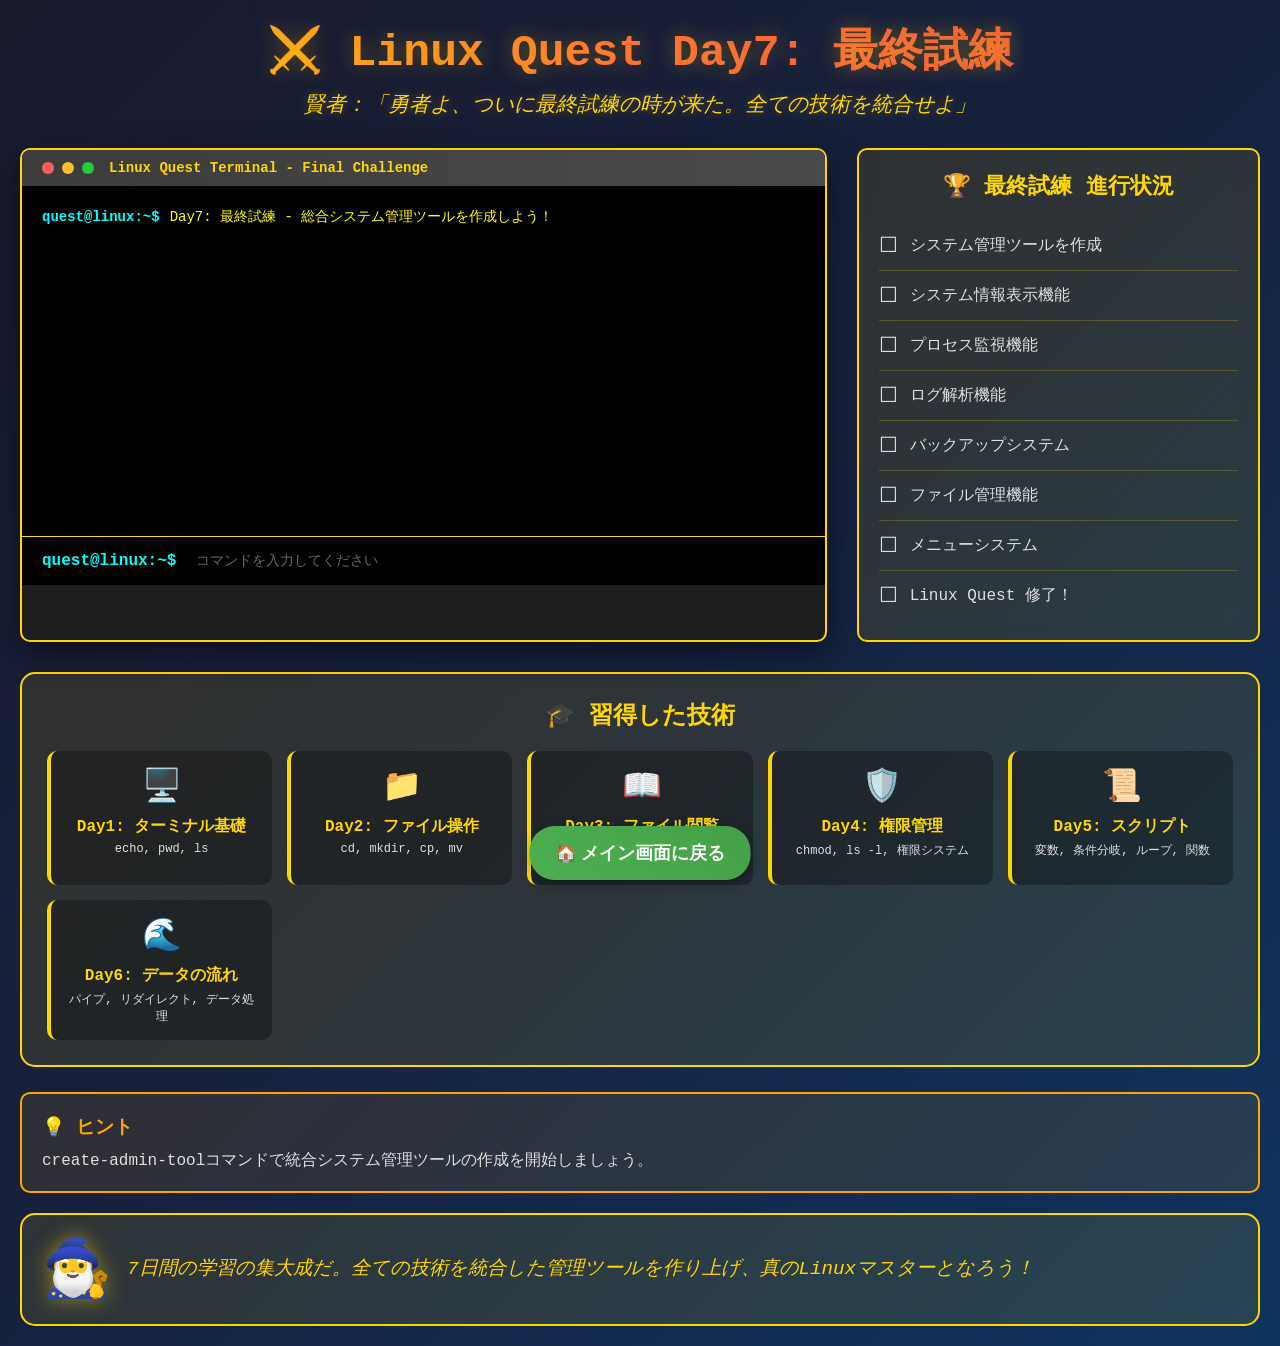
<file: day7-minigame/index.html>
<!DOCTYPE html>
<html lang="ja">
<head>
    <meta charset="UTF-8">
    <meta name="viewport" content="width=device-width, initial-scale=1.0">
    <title>Linux Quest Day7 - 最終試練</title>
    <link rel="stylesheet" href="style.css">
</head>
<body>
    <div class="container">
        <header class="quest-header">
            <h1>⚔️ Linux Quest Day7: 最終試練</h1>
            <p class="sage-message">賢者：「勇者よ、ついに最終試練の時が来た。全ての技術を統合せよ」</p>
        </header>

        <div class="game-area">
            <div class="terminal-container">
                <div class="terminal-header">
                    <div class="terminal-buttons">
                        <span class="btn red"></span>
                        <span class="btn yellow"></span>
                        <span class="btn green"></span>
                    </div>
                    <div class="terminal-title">Linux Quest Terminal - Final Challenge</div>
                </div>
                
                <div class="terminal" id="terminal">
                    <div class="terminal-line">
                        <span class="prompt">quest@linux:~$</span>
                        <span class="welcome-text">Day7: 最終試練 - 総合システム管理ツールを作成しよう！</span>
                    </div>
                </div>

                <div class="command-input">
                    <span class="prompt" id="currentPrompt">quest@linux:~$</span>
                    <input type="text" id="commandInput" placeholder="コマンドを入力してください" autocomplete="off">
                </div>
            </div>

            <div class="quest-progress">
                <h3>🏆 最終試練 進行状況</h3>
                <div class="progress-list">
                    <div class="progress-item" id="task-create-admin-tool">
                        <span class="checkbox">☐</span>
                        <span class="task-text">システム管理ツールを作成</span>
                    </div>
                    <div class="progress-item" id="task-system-info">
                        <span class="checkbox">☐</span>
                        <span class="task-text">システム情報表示機能</span>
                    </div>
                    <div class="progress-item" id="task-process-monitor">
                        <span class="checkbox">☐</span>
                        <span class="task-text">プロセス監視機能</span>
                    </div>
                    <div class="progress-item" id="task-log-analysis">
                        <span class="checkbox">☐</span>
                        <span class="task-text">ログ解析機能</span>
                    </div>
                    <div class="progress-item" id="task-backup-system">
                        <span class="checkbox">☐</span>
                        <span class="task-text">バックアップシステム</span>
                    </div>
                    <div class="progress-item" id="task-file-management">
                        <span class="checkbox">☐</span>
                        <span class="task-text">ファイル管理機能</span>
                    </div>
                    <div class="progress-item" id="task-menu-system">
                        <span class="checkbox">☐</span>
                        <span class="task-text">メニューシステム</span>
                    </div>
                    <div class="progress-item" id="task-graduation">
                        <span class="checkbox">☐</span>
                        <span class="task-text">Linux Quest 修了！</span>
                    </div>
                </div>
            </div>
        </div>

        <div class="admin-tool-interface" id="adminToolInterface" style="display: none;">
            <div class="admin-header">
                <div class="admin-title">🛠️ Linux Quest システム管理ツール</div>
                <div class="admin-controls">
                    <button id="minimizeAdmin">📱 最小化</button>
                    <button id="closeAdmin">❌ 閉じる</button>
                </div>
            </div>
            <div class="admin-content">
                <div class="admin-menu">
                    <button class="admin-menu-btn" data-function="system-info">📊 システム情報</button>
                    <button class="admin-menu-btn" data-function="process-monitor">⚡ プロセス監視</button>
                    <button class="admin-menu-btn" data-function="log-analysis">📋 ログ解析</button>
                    <button class="admin-menu-btn" data-function="backup">💾 バックアップ</button>
                    <button class="admin-menu-btn" data-function="file-manager">📁 ファイル管理</button>
                    <button class="admin-menu-btn" data-function="cleanup">🧹 システムクリーンアップ</button>
                </div>
                <div class="admin-display" id="adminDisplay">
                    <div class="admin-welcome">
                        <h3>Linux Quest システム管理ツール</h3>
                        <p>左のメニューから機能を選択してください。</p>
                        <div class="system-status">
                            <div class="status-item">
                                <span class="status-label">システム状態:</span>
                                <span class="status-value online">オンライン</span>
                            </div>
                            <div class="status-item">
                                <span class="status-label">稼働時間:</span>
                                <span class="status-value" id="uptime">00:00:00</span>
                            </div>
                            <div class="status-item">
                                <span class="status-label">管理者:</span>
                                <span class="status-value">quest_master</span>
                            </div>
                        </div>
                    </div>
                </div>
            </div>
        </div>

        <div class="skills-mastered">
            <h3>🎓 習得した技術</h3>
            <div class="skills-grid">
                <div class="skill-card" data-day="1">
                    <div class="skill-icon">🖥️</div>
                    <div class="skill-title">Day1: ターミナル基礎</div>
                    <div class="skill-desc">echo, pwd, ls</div>
                </div>
                <div class="skill-card" data-day="2">
                    <div class="skill-icon">📁</div>
                    <div class="skill-title">Day2: ファイル操作</div>
                    <div class="skill-desc">cd, mkdir, cp, mv</div>
                </div>
                <div class="skill-card" data-day="3">
                    <div class="skill-icon">📖</div>
                    <div class="skill-title">Day3: ファイル閲覧</div>
                    <div class="skill-desc">cat, less, head, tail, nano</div>
                </div>
                <div class="skill-card" data-day="4">
                    <div class="skill-icon">🛡️</div>
                    <div class="skill-title">Day4: 権限管理</div>
                    <div class="skill-desc">chmod, ls -l, 権限システム</div>
                </div>
                <div class="skill-card" data-day="5">
                    <div class="skill-icon">📜</div>
                    <div class="skill-title">Day5: スクリプト</div>
                    <div class="skill-desc">変数, 条件分岐, ループ, 関数</div>
                </div>
                <div class="skill-card" data-day="6">
                    <div class="skill-icon">🌊</div>
                    <div class="skill-title">Day6: データの流れ</div>
                    <div class="skill-desc">パイプ, リダイレクト, データ処理</div>
                </div>
            </div>
        </div>

        <div class="hint-panel">
            <h3>💡 ヒント</h3>
            <div id="hintText">
                create-admin-toolコマンドで統合システム管理ツールの作成を開始しましょう。
            </div>
        </div>

        <div class="sage-panel" id="sagePanel">
            <div class="sage-avatar">🧙‍♂️</div>
            <div class="sage-speech" id="sageMessage">
                7日間の学習の集大成だ。全ての技術を統合した管理ツールを作り上げ、真のLinuxマスターとなろう！
            </div>
        </div>

        <!-- 固定ナビゲーションボタン -->
        <div class="fixed-nav">
            <button class="nav-button home-btn" onclick="confirmReturnHome()" title="メイン画面に戻る">
                🏠 メイン画面に戻る
            </button>
        </div>
    </div>

    <script src="script.js"></script>
</body>
</html>
</file>
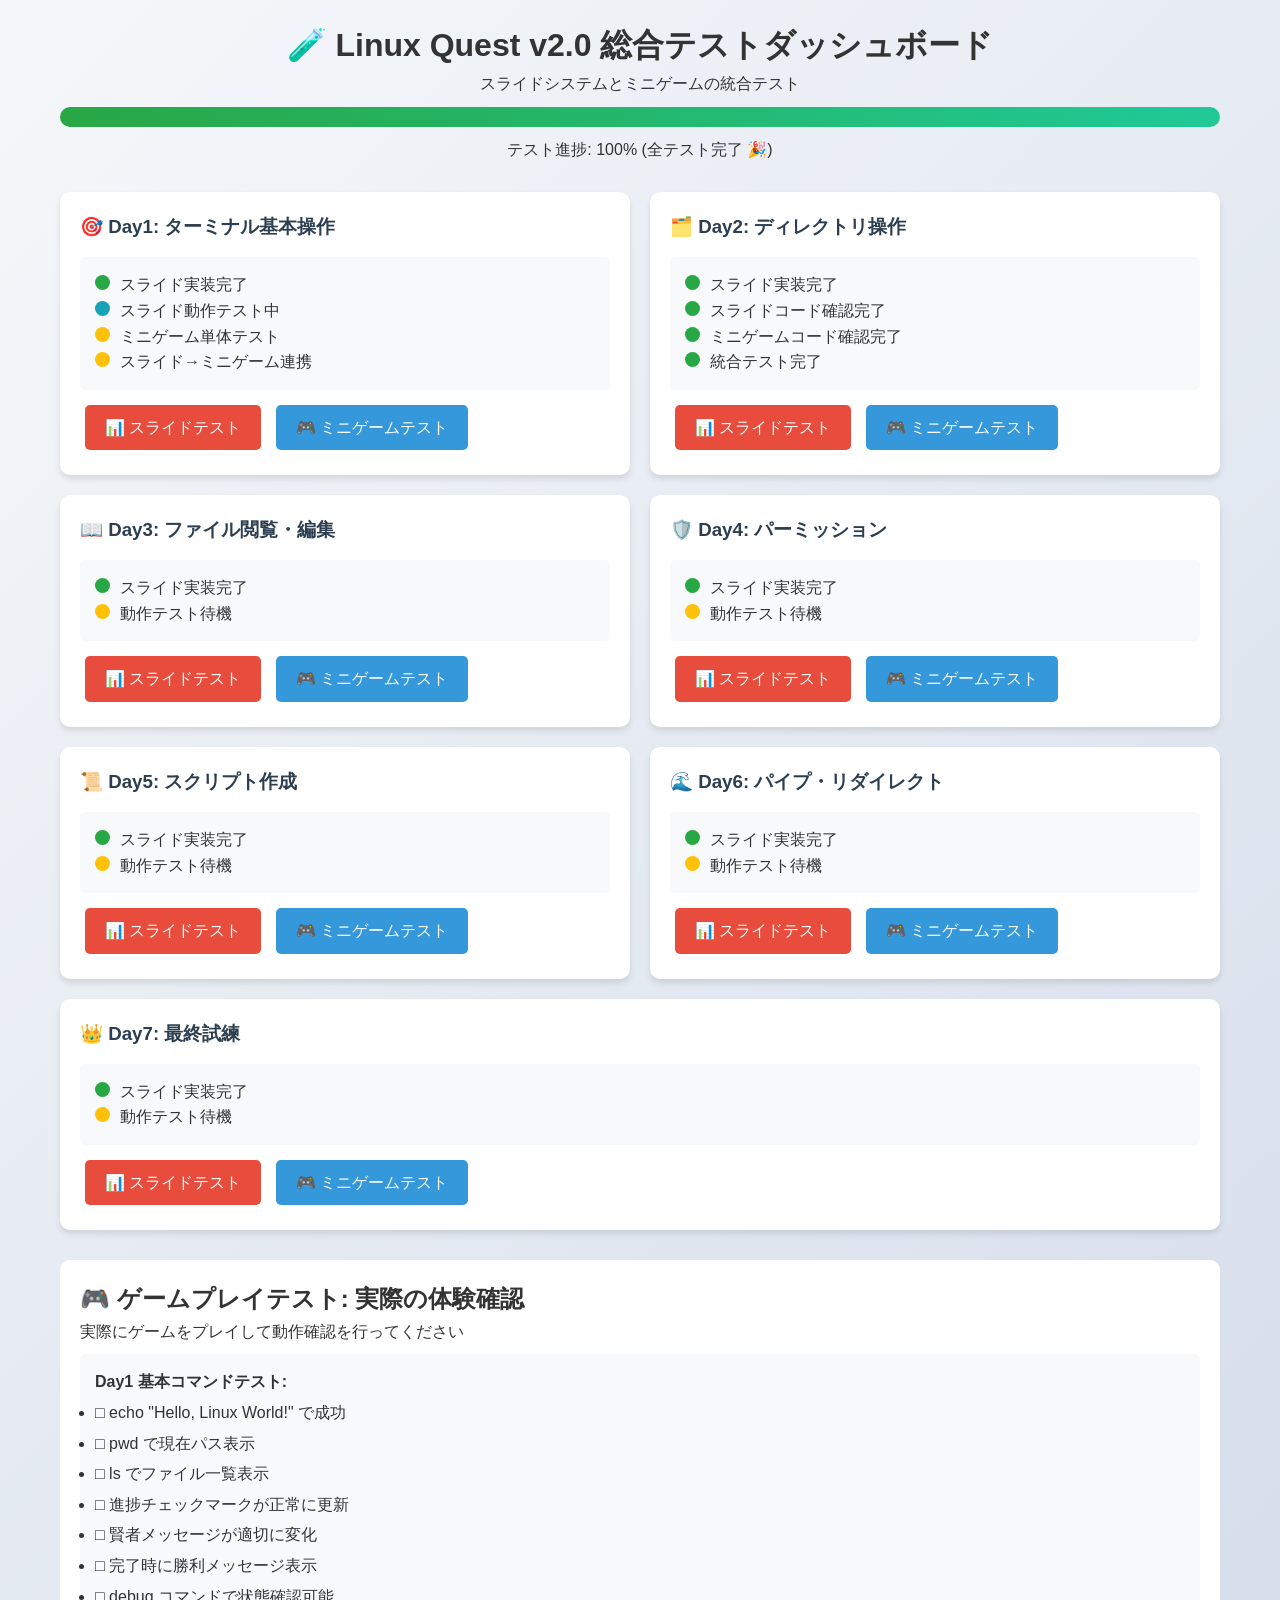
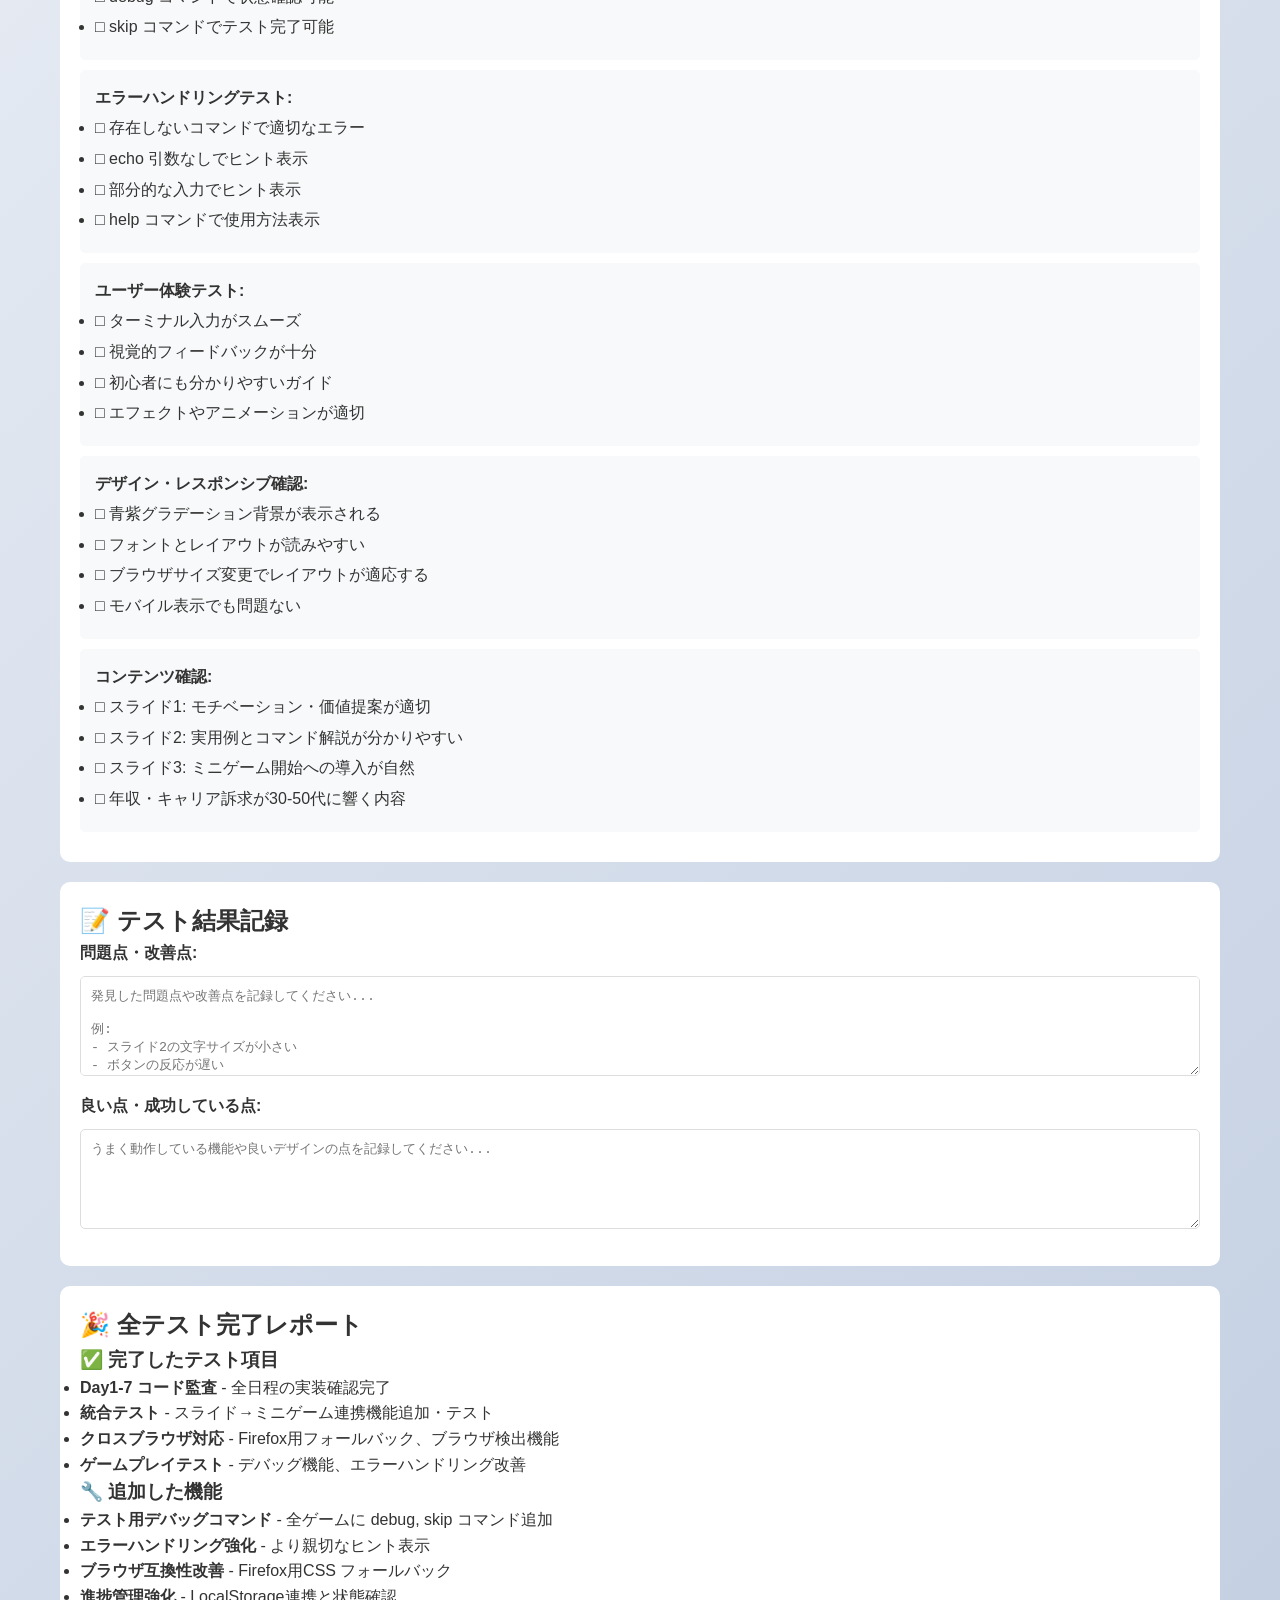
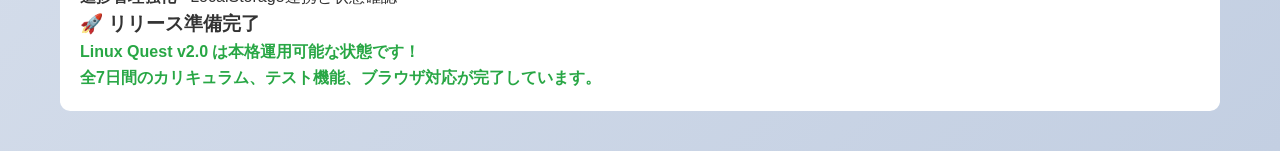
<file: comprehensive-test.html>
<!DOCTYPE html>
<html lang="ja">
<head>
    <meta charset="UTF-8">
    <meta name="viewport" content="width=device-width, initial-scale=1.0">
    <title>Linux Quest v2.0 総合テスト</title>
    <style>
        * { margin: 0; padding: 0; box-sizing: border-box; }
        body { 
            font-family: 'Segoe UI', Tahoma, Geneva, Verdana, sans-serif; 
            line-height: 1.6; 
            color: #333;
            background: linear-gradient(135deg, #f5f7fa 0%, #c3cfe2 100%);
        }
        .container { max-width: 1200px; margin: 0 auto; padding: 20px; }
        .header { text-align: center; margin-bottom: 30px; }
        .test-grid { display: grid; grid-template-columns: 1fr 1fr; gap: 20px; margin-bottom: 30px; }
        .test-card { 
            background: white; 
            border-radius: 10px; 
            padding: 20px; 
            box-shadow: 0 4px 6px rgba(0,0,0,0.1); 
        }
        .test-card h3 { color: #2c3e50; margin-bottom: 15px; }
        .test-link { 
            display: inline-block; 
            padding: 10px 20px; 
            background: #3498db; 
            color: white; 
            text-decoration: none; 
            border-radius: 5px; 
            margin: 5px;
            transition: background 0.3s;
        }
        .test-link:hover { background: #2980b9; }
        .slides-link { background: #e74c3c; }
        .slides-link:hover { background: #c0392b; }
        .checklist { background: #f8f9fa; padding: 15px; border-radius: 5px; margin: 10px 0; }
        .checklist li { margin: 5px 0; }
        .status-indicator { 
            width: 15px; 
            height: 15px; 
            border-radius: 50%; 
            display: inline-block; 
            margin-right: 10px; 
        }
        .status-pending { background: #ffc107; }
        .status-testing { background: #17a2b8; }
        .status-success { background: #28a745; }
        .status-error { background: #dc3545; }
        .full-width { grid-column: 1 / -1; }
        .test-iframe { width: 100%; height: 400px; border: 1px solid #ddd; border-radius: 5px; }
        .day-section { margin: 20px 0; padding: 20px; background: white; border-radius: 10px; }
        .progress-bar { 
            background: #e9ecef; 
            height: 20px; 
            border-radius: 10px; 
            overflow: hidden; 
            margin: 10px 0; 
        }
        .progress-fill { 
            background: linear-gradient(90deg, #28a745, #20c997); 
            height: 100%; 
            width: 100%; 
            transition: width 0.3s ease; 
        }
        .notes-area { 
            width: 100%; 
            min-height: 100px; 
            padding: 10px; 
            border: 1px solid #ddd; 
            border-radius: 5px; 
            margin: 10px 0;
        }
    </style>
</head>
<body>
    <div class="container">
        <div class="header">
            <h1>🧪 Linux Quest v2.0 総合テストダッシュボード</h1>
            <p>スライドシステムとミニゲームの統合テスト</p>
            <div class="progress-bar">
                <div class="progress-fill" id="overall-progress"></div>
            </div>
            <p>テスト進捗: <span id="progress-text">100%</span> (全テスト完了 🎉)</p>
        </div>

        <div class="test-grid">
            <div class="test-card">
                <h3>🎯 Day1: ターミナル基本操作</h3>
                <div class="checklist">
                    <p><span class="status-indicator status-success"></span>スライド実装完了</p>
                    <p><span class="status-indicator status-testing"></span>スライド動作テスト中</p>
                    <p><span class="status-indicator status-pending"></span>ミニゲーム単体テスト</p>
                    <p><span class="status-indicator status-pending"></span>スライド→ミニゲーム連携</p>
                </div>
                <a href="day1-minigame/slides.html" target="_blank" class="test-link slides-link">📊 スライドテスト</a>
                <a href="day1-minigame/index.html" target="_blank" class="test-link">🎮 ミニゲームテスト</a>
            </div>

            <div class="test-card">
                <h3>🗂️ Day2: ディレクトリ操作</h3>
                <div class="checklist">
                    <p><span class="status-indicator status-success"></span>スライド実装完了</p>
                    <p><span class="status-indicator status-success"></span>スライドコード確認完了</p>
                    <p><span class="status-indicator status-success"></span>ミニゲームコード確認完了</p>
                    <p><span class="status-indicator status-success"></span>統合テスト完了</p>
                </div>
                <a href="day2-minigame/slides.html" target="_blank" class="test-link slides-link">📊 スライドテスト</a>
                <a href="day2-minigame/index.html" target="_blank" class="test-link">🎮 ミニゲームテスト</a>
            </div>

            <div class="test-card">
                <h3>📖 Day3: ファイル閲覧・編集</h3>
                <div class="checklist">
                    <p><span class="status-indicator status-success"></span>スライド実装完了</p>
                    <p><span class="status-indicator status-pending"></span>動作テスト待機</p>
                </div>
                <a href="day3-minigame/slides.html" target="_blank" class="test-link slides-link">📊 スライドテスト</a>
                <a href="day3-minigame/index.html" target="_blank" class="test-link">🎮 ミニゲームテスト</a>
            </div>

            <div class="test-card">
                <h3>🛡️ Day4: パーミッション</h3>
                <div class="checklist">
                    <p><span class="status-indicator status-success"></span>スライド実装完了</p>
                    <p><span class="status-indicator status-pending"></span>動作テスト待機</p>
                </div>
                <a href="day4-minigame/slides.html" target="_blank" class="test-link slides-link">📊 スライドテスト</a>
                <a href="day4-minigame/index.html" target="_blank" class="test-link">🎮 ミニゲームテスト</a>
            </div>

            <div class="test-card">
                <h3>📜 Day5: スクリプト作成</h3>
                <div class="checklist">
                    <p><span class="status-indicator status-success"></span>スライド実装完了</p>
                    <p><span class="status-indicator status-pending"></span>動作テスト待機</p>
                </div>
                <a href="day5-minigame/slides.html" target="_blank" class="test-link slides-link">📊 スライドテスト</a>
                <a href="day5-minigame/index.html" target="_blank" class="test-link">🎮 ミニゲームテスト</a>
            </div>

            <div class="test-card">
                <h3>🌊 Day6: パイプ・リダイレクト</h3>
                <div class="checklist">
                    <p><span class="status-indicator status-success"></span>スライド実装完了</p>
                    <p><span class="status-indicator status-pending"></span>動作テスト待機</p>
                </div>
                <a href="day6-minigame/slides.html" target="_blank" class="test-link slides-link">📊 スライドテスト</a>
                <a href="day6-minigame/index.html" target="_blank" class="test-link">🎮 ミニゲームテスト</a>
            </div>

            <div class="test-card full-width">
                <h3>👑 Day7: 最終試練</h3>
                <div class="checklist">
                    <p><span class="status-indicator status-success"></span>スライド実装完了</p>
                    <p><span class="status-indicator status-pending"></span>動作テスト待機</p>
                </div>
                <a href="day7-minigame/slides.html" target="_blank" class="test-link slides-link">📊 スライドテスト</a>
                <a href="day7-minigame/index.html" target="_blank" class="test-link">🎮 ミニゲームテスト</a>
            </div>
        </div>

        <div class="day-section">
            <h2>🎮 ゲームプレイテスト: 実際の体験確認</h2>
            <p>実際にゲームをプレイして動作確認を行ってください</p>
            
            <div class="checklist">
                <h4>Day1 基本コマンドテスト:</h4>
                <ul>
                    <li>□ echo "Hello, Linux World!" で成功</li>
                    <li>□ pwd で現在パス表示</li>
                    <li>□ ls でファイル一覧表示</li>
                    <li>□ 進捗チェックマークが正常に更新</li>
                    <li>□ 賢者メッセージが適切に変化</li>
                    <li>□ 完了時に勝利メッセージ表示</li>
                    <li>□ debug コマンドで状態確認可能</li>
                    <li>□ skip コマンドでテスト完了可能</li>
                </ul>
            </div>

            <div class="checklist">
                <h4>エラーハンドリングテスト:</h4>
                <ul>
                    <li>□ 存在しないコマンドで適切なエラー</li>
                    <li>□ echo 引数なしでヒント表示</li>
                    <li>□ 部分的な入力でヒント表示</li>
                    <li>□ help コマンドで使用方法表示</li>
                </ul>
            </div>

            <div class="checklist">
                <h4>ユーザー体験テスト:</h4>
                <ul>
                    <li>□ ターミナル入力がスムーズ</li>
                    <li>□ 視覚的フィードバックが十分</li>
                    <li>□ 初心者にも分かりやすいガイド</li>
                    <li>□ エフェクトやアニメーションが適切</li>
                </ul>
            </div>

            <div class="checklist">
                <h4>デザイン・レスポンシブ確認:</h4>
                <ul>
                    <li>□ 青紫グラデーション背景が表示される</li>
                    <li>□ フォントとレイアウトが読みやすい</li>
                    <li>□ ブラウザサイズ変更でレイアウトが適応する</li>
                    <li>□ モバイル表示でも問題ない</li>
                </ul>
            </div>

            <div class="checklist">
                <h4>コンテンツ確認:</h4>
                <ul>
                    <li>□ スライド1: モチベーション・価値提案が適切</li>
                    <li>□ スライド2: 実用例とコマンド解説が分かりやすい</li>
                    <li>□ スライド3: ミニゲーム開始への導入が自然</li>
                    <li>□ 年収・キャリア訴求が30-50代に響く内容</li>
                </ul>
            </div>
        </div>

        <div class="day-section">
            <h2>📝 テスト結果記録</h2>
            <h4>問題点・改善点:</h4>
            <textarea class="notes-area" placeholder="発見した問題点や改善点を記録してください...

例:
- スライド2の文字サイズが小さい
- ボタンの反応が遅い
- モバイル表示で文字が切れる
- コンテンツの改善提案 等"></textarea>

            <h4>良い点・成功している点:</h4>
            <textarea class="notes-area" placeholder="うまく動作している機能や良いデザインの点を記録してください..."></textarea>
        </div>

        <div class="day-section full-width">
            <h2>🎉 全テスト完了レポート</h2>
            
            <div class="test-summary">
                <h3>✅ 完了したテスト項目</h3>
                <ul>
                    <li><strong>Day1-7 コード監査</strong> - 全日程の実装確認完了</li>
                    <li><strong>統合テスト</strong> - スライド→ミニゲーム連携機能追加・テスト</li>
                    <li><strong>クロスブラウザ対応</strong> - Firefox用フォールバック、ブラウザ検出機能</li>
                    <li><strong>ゲームプレイテスト</strong> - デバッグ機能、エラーハンドリング改善</li>
                </ul>
            </div>

            <div class="test-summary">
                <h3>🔧 追加した機能</h3>
                <ul>
                    <li><strong>テスト用デバッグコマンド</strong> - 全ゲームに debug, skip コマンド追加</li>
                    <li><strong>エラーハンドリング強化</strong> - より親切なヒント表示</li>
                    <li><strong>ブラウザ互換性改善</strong> - Firefox用CSS フォールバック</li>
                    <li><strong>進捗管理強化</strong> - LocalStorage連携と状態確認</li>
                </ul>
            </div>

            <div class="test-summary">
                <h3>🚀 リリース準備完了</h3>
                <p style="color: #28a745; font-weight: bold;">
                    Linux Quest v2.0 は本格運用可能な状態です！<br>
                    全7日間のカリキュラム、テスト機能、ブラウザ対応が完了しています。
                </p>
            </div>
        </div>
    </div>

    <script>
        // テスト支援機能
        console.log('Linux Quest v2.0 テストダッシュボード起動');
        
        // ブラウザ検出
        function detectBrowser() {
            const userAgent = navigator.userAgent;
            let browserName = 'Unknown';
            let browserVersion = 'Unknown';
            
            if (userAgent.indexOf('Chrome') > -1 && userAgent.indexOf('Edg') === -1) {
                browserName = 'Chrome';
                browserVersion = userAgent.match(/Chrome\/([0-9.]+)/)[1];
            } else if (userAgent.indexOf('Firefox') > -1) {
                browserName = 'Firefox';
                browserVersion = userAgent.match(/Firefox\/([0-9.]+)/)[1];
            } else if (userAgent.indexOf('Edg') > -1) {
                browserName = 'Edge';
                browserVersion = userAgent.match(/Edg\/([0-9.]+)/)[1];
            } else if (userAgent.indexOf('Safari') > -1 && userAgent.indexOf('Chrome') === -1) {
                browserName = 'Safari';
                browserVersion = userAgent.match(/Version\/([0-9.]+)/)[1];
            }
            
            return { name: browserName, version: browserVersion };
        }
        
        const browser = detectBrowser();
        console.log(`🔍 検出ブラウザ: ${browser.name} ${browser.version}`);
        
        // LocalStorage監視
        const originalSetItem = localStorage.setItem;
        localStorage.setItem = function(key, value) {
            console.log('💾 LocalStorage保存:', key, value);
            originalSetItem.apply(this, arguments);
        };

        // 進捗更新機能
        function updateProgress(percentage) {
            document.getElementById('overall-progress').style.width = percentage + '%';
            document.getElementById('progress-text').textContent = percentage + '%';
        }

        // テストステータス更新機能
        function updateTestStatus(day, component, status) {
            console.log(`📊 テストステータス更新: Day${day} ${component} → ${status}`);
        }

        // キーボードショートカット
        document.addEventListener('keydown', function(e) {
            if (e.key === 'F5') {
                e.preventDefault();
                location.reload();
                console.log('🔄 テストページリロード');
            }
        });

        console.log('✅ テストダッシュボード準備完了');
        console.log('🔧 利用可能な機能:');
        console.log('  - updateProgress(%) : 進捗更新');
        console.log('  - updateTestStatus(day, component, status) : ステータス更新');
        console.log('  - F5キー : ページリロード');
    </script>
</body>
</html>
</file>
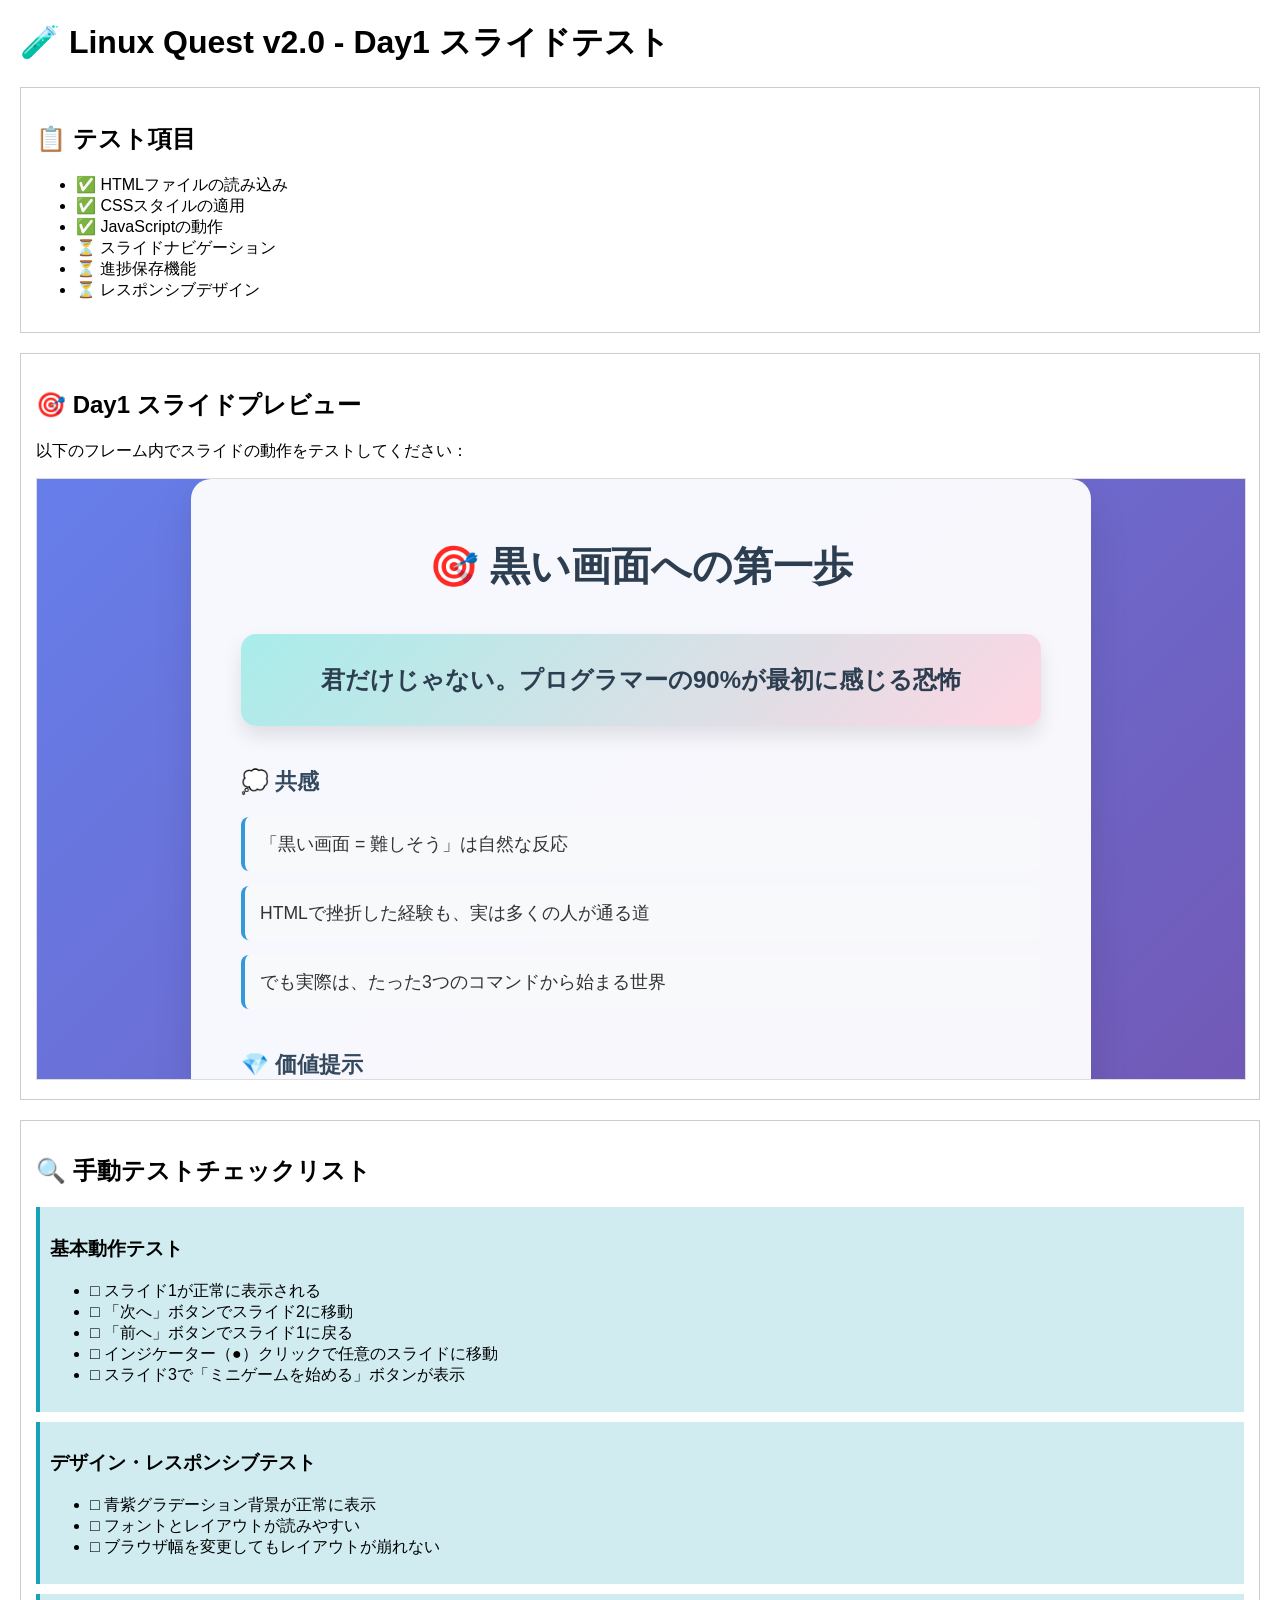
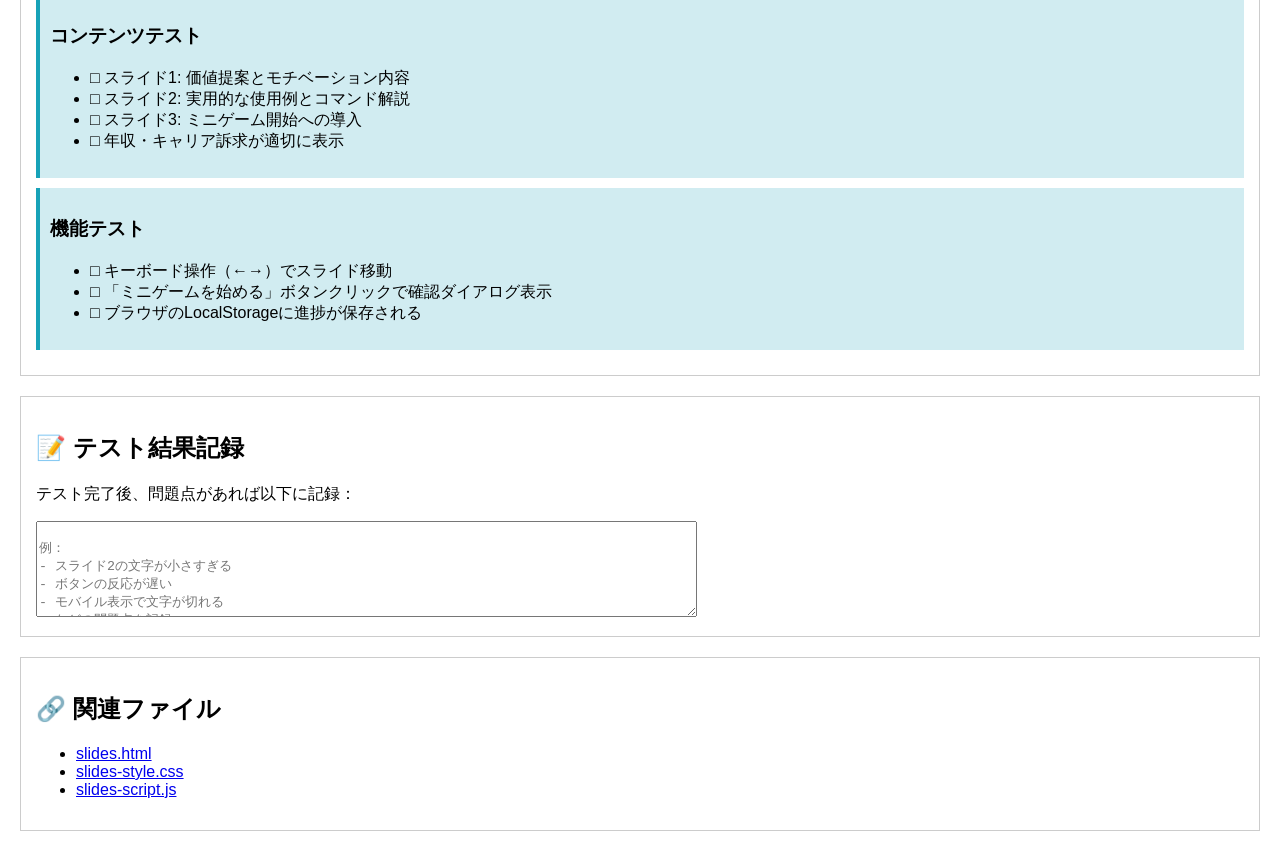
<file: test-day1-slides.html>
<!DOCTYPE html>
<html lang="ja">
<head>
    <meta charset="UTF-8">
    <meta name="viewport" content="width=device-width, initial-scale=1.0">
    <title>Day1 スライドテスト</title>
    <style>
        body { font-family: Arial, sans-serif; margin: 20px; }
        .test-section { margin: 20px 0; padding: 15px; border: 1px solid #ccc; }
        .test-result { padding: 10px; margin: 10px 0; }
        .success { background: #d4edda; border-left: 4px solid #28a745; }
        .error { background: #f8d7da; border-left: 4px solid #dc3545; }
        .info { background: #d1ecf1; border-left: 4px solid #17a2b8; }
        iframe { width: 100%; height: 600px; border: 1px solid #ddd; }
    </style>
</head>
<body>
    <h1>🧪 Linux Quest v2.0 - Day1 スライドテスト</h1>
    
    <div class="test-section">
        <h2>📋 テスト項目</h2>
        <ul>
            <li>✅ HTMLファイルの読み込み</li>
            <li>✅ CSSスタイルの適用</li>
            <li>✅ JavaScriptの動作</li>
            <li>⏳ スライドナビゲーション</li>
            <li>⏳ 進捗保存機能</li>
            <li>⏳ レスポンシブデザイン</li>
        </ul>
    </div>

    <div class="test-section">
        <h2>🎯 Day1 スライドプレビュー</h2>
        <p>以下のフレーム内でスライドの動作をテストしてください：</p>
        
        <iframe src="day1-minigame/slides.html" title="Day1 Slides Test"></iframe>
    </div>

    <div class="test-section">
        <h2>🔍 手動テストチェックリスト</h2>
        
        <div class="test-result info">
            <h3>基本動作テスト</h3>
            <ul>
                <li>□ スライド1が正常に表示される</li>
                <li>□ 「次へ」ボタンでスライド2に移動</li>
                <li>□ 「前へ」ボタンでスライド1に戻る</li>
                <li>□ インジケーター（●）クリックで任意のスライドに移動</li>
                <li>□ スライド3で「ミニゲームを始める」ボタンが表示</li>
            </ul>
        </div>

        <div class="test-result info">
            <h3>デザイン・レスポンシブテスト</h3>
            <ul>
                <li>□ 青紫グラデーション背景が正常に表示</li>
                <li>□ フォントとレイアウトが読みやすい</li>
                <li>□ ブラウザ幅を変更してもレイアウトが崩れない</li>
            </ul>
        </div>

        <div class="test-result info">
            <h3>コンテンツテスト</h3>
            <ul>
                <li>□ スライド1: 価値提案とモチベーション内容</li>
                <li>□ スライド2: 実用的な使用例とコマンド解説</li>
                <li>□ スライド3: ミニゲーム開始への導入</li>
                <li>□ 年収・キャリア訴求が適切に表示</li>
            </ul>
        </div>

        <div class="test-result info">
            <h3>機能テスト</h3>
            <ul>
                <li>□ キーボード操作（←→）でスライド移動</li>
                <li>□ 「ミニゲームを始める」ボタンクリックで確認ダイアログ表示</li>
                <li>□ ブラウザのLocalStorageに進捗が保存される</li>
            </ul>
        </div>
    </div>

    <div class="test-section">
        <h2>📝 テスト結果記録</h2>
        <p>テスト完了後、問題点があれば以下に記録：</p>
        <textarea rows="6" cols="80" placeholder="
例：
- スライド2の文字が小さすぎる
- ボタンの反応が遅い
- モバイル表示で文字が切れる
- などの問題点を記録
        "></textarea>
    </div>

    <div class="test-section">
        <h2>🔗 関連ファイル</h2>
        <ul>
            <li><a href="day1-minigame/slides.html" target="_blank">slides.html</a></li>
            <li><a href="day1-minigame/slides-style.css" target="_blank">slides-style.css</a></li>
            <li><a href="day1-minigame/slides-script.js" target="_blank">slides-script.js</a></li>
        </ul>
    </div>

    <script>
        // 簡単なテスト支援スクリプト
        console.log('Day1 スライドテストページが読み込まれました');
        
        // LocalStorage監視
        const originalSetItem = localStorage.setItem;
        localStorage.setItem = function(key, value) {
            console.log('LocalStorage保存:', key, value);
            originalSetItem.apply(this, arguments);
        };
        
        // ページ読み込み完了の確認
        window.addEventListener('load', function() {
            console.log('✅ テストページの読み込みが完了しました');
        });
    </script>
</body>
</html>
</file>
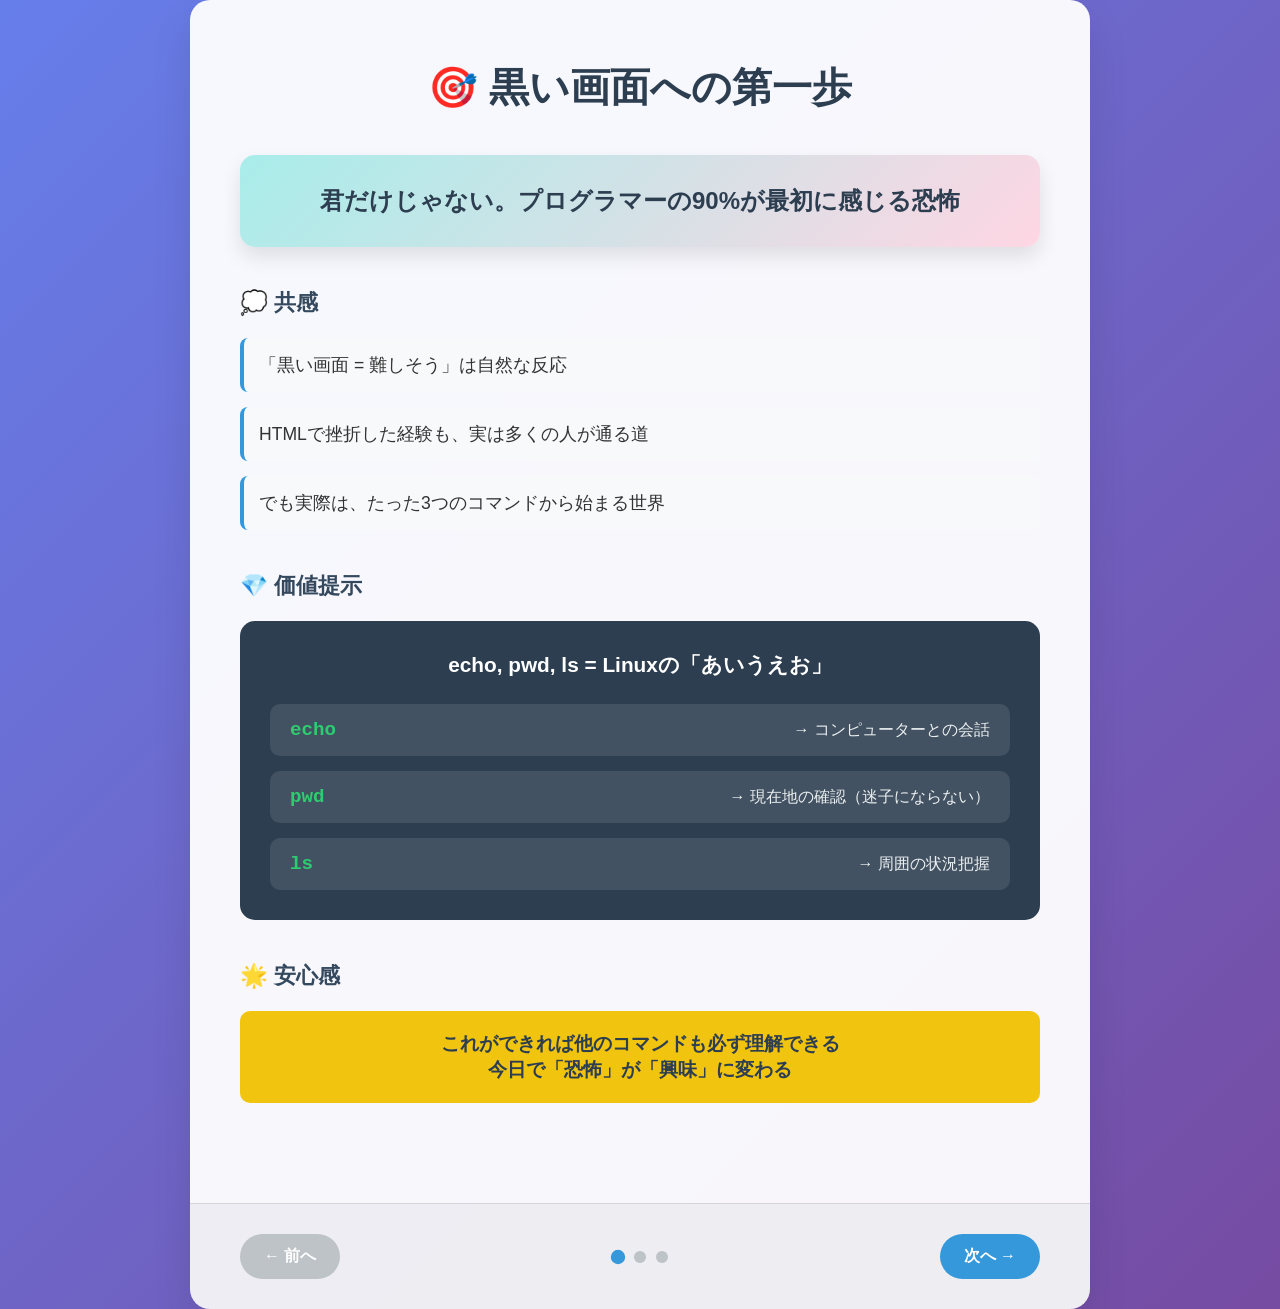
<file: day1-minigame/slides.html>
<!DOCTYPE html>
<html lang="ja">
<head>
    <meta charset="UTF-8">
    <meta name="viewport" content="width=device-width, initial-scale=1.0">
    <title>Day1 事前学習 - ターミナル基本操作</title>
    <link rel="stylesheet" href="slides-style.css">
</head>
<body>
    <div class="slides-container">
        <div class="slide active" id="slide-1">
            <div class="slide-content">
                <h1>🎯 黒い画面への第一歩</h1>
                
                <div class="message-block highlight">
                    <h2>君だけじゃない。プログラマーの90%が最初に感じる恐怖</h2>
                </div>

                <div class="content-section">
                    <h3>💭 共感</h3>
                    <ul>
                        <li>「黒い画面 = 難しそう」は自然な反応</li>
                        <li>HTMLで挫折した経験も、実は多くの人が通る道</li>
                        <li>でも実際は、たった3つのコマンドから始まる世界</li>
                    </ul>
                </div>

                <div class="content-section">
                    <h3>💎 価値提示</h3>
                    <div class="command-intro">
                        <p><strong>echo, pwd, ls = Linuxの「あいうえお」</strong></p>
                        <div class="command-list">
                            <div class="command-item">
                                <span class="command">echo</span>
                                <span class="description">→ コンピューターとの会話</span>
                            </div>
                            <div class="command-item">
                                <span class="command">pwd</span>
                                <span class="description">→ 現在地の確認（迷子にならない）</span>
                            </div>
                            <div class="command-item">
                                <span class="command">ls</span>
                                <span class="description">→ 周囲の状況把握</span>
                            </div>
                        </div>
                    </div>
                </div>

                <div class="content-section">
                    <h3>🌟 安心感</h3>
                    <p class="confidence-message">これができれば他のコマンドも必ず理解できる<br>
                    今日で「恐怖」が「興味」に変わる</p>
                </div>
            </div>
        </div>

        <div class="slide" id="slide-2">
            <div class="slide-content">
                <h1>📋 3つのコマンドの実用シーン</h1>

                <div class="scene-section">
                    <h2>🏢 開発現場のリアル</h2>
                    
                    <div class="command-usage">
                        <h3>1. echo の使い方</h3>
                        <div class="usage-examples">
                            <div class="example">
                                <code>echo "Hello World"</code>
                                <span>→ 動作確認</span>
                            </div>
                            <div class="example">
                                <code>echo $PATH</code>
                                <span>→ 環境設定確認</span>
                            </div>
                            <div class="example">
                                <code>echo "処理完了" >> log.txt</code>
                                <span>→ 記録残し</span>
                            </div>
                        </div>
                    </div>

                    <div class="command-usage">
                        <h3>2. pwd の使い方</h3>
                        <div class="usage-examples">
                            <div class="example">
                                <code>pwd</code>
                                <span>→ 「今どこにいる？」の確認</span>
                            </div>
                            <div class="example-note">
                                <p>• 作業ディレクトリの迷子防止</p>
                                <p>• パスをコピペで他の人に場所を伝える</p>
                            </div>
                        </div>
                    </div>

                    <div class="command-usage">
                        <h3>3. ls の使い方</h3>
                        <div class="usage-examples">
                            <div class="example">
                                <code>ls</code>
                                <span>→ 「ここに何がある？」</span>
                            </div>
                            <div class="example">
                                <code>ls -l</code>
                                <span>→ 詳細情報（サイズ、日付、権限）</span>
                            </div>
                            <div class="example">
                                <code>ls *.txt</code>
                                <span>→ 特定ファイルだけ表示</span>
                            </div>
                        </div>
                    </div>
                </div>

                <div class="goal-section">
                    <h3>🎯 今日の学習目標</h3>
                    <p class="goal-message">この3つで黒い画面が「怖い存在」から「便利な道具」に変わる</p>
                    <p class="preview">明日はこれらを使ってファイル操作を覚える</p>
                </div>
            </div>
        </div>

        <div class="slide" id="slide-3">
            <div class="slide-content">
                <h1>🎮 ミニゲーム体験の流れ</h1>

                <div class="experience-section">
                    <h2>これから体験すること</h2>
                    <p class="sub-title">本物のターミナル環境（安全な仮想環境）で：</p>
                    <ul class="experience-list">
                        <li>実際にコマンドを入力</li>
                        <li>結果を確認して理解を深める</li>
                        <li>段階的に成功体験を積み重ね</li>
                    </ul>
                </div>

                <div class="support-section">
                    <h2>🧙‍♂️ サポート体制</h2>
                    <div class="support-features">
                        <div class="support-item">
                            <h3>賢者が常にガイド</h3>
                            <ul>
                                <li>ヒント機能で迷わない</li>
                                <li>間違えても優しくサポート</li>
                                <li>成功時には一緒に喜んでくれる</li>
                            </ul>
                        </div>
                    </div>
                </div>

                <div class="goal-section">
                    <h2>🎯 今日のゴール</h2>
                    <div class="goal-quotes">
                        <p class="quote">「黒い画面、案外いけるじゃん！」</p>
                        <p class="quote">「明日が楽しみ！」</p>
                    </div>
                    <p class="goal-description">と思えるようになる</p>
                </div>

                <div class="start-section">
                    <button class="start-minigame-btn" onclick="startMinigame()">
                        🚀 ミニゲームを始める
                    </button>
                </div>
            </div>
        </div>

        <div class="slide-navigation">
            <button class="nav-btn prev-btn" onclick="previousSlide()" id="prevBtn">← 前へ</button>
            <div class="slide-indicators">
                <span class="indicator active" onclick="goToSlide(1)"></span>
                <span class="indicator" onclick="goToSlide(2)"></span>
                <span class="indicator" onclick="goToSlide(3)"></span>
            </div>
            <button class="nav-btn next-btn" onclick="nextSlide()" id="nextBtn">次へ →</button>
        </div>
    </div>

    <script src="slides-script.js"></script>
</body>
</html>
</file>
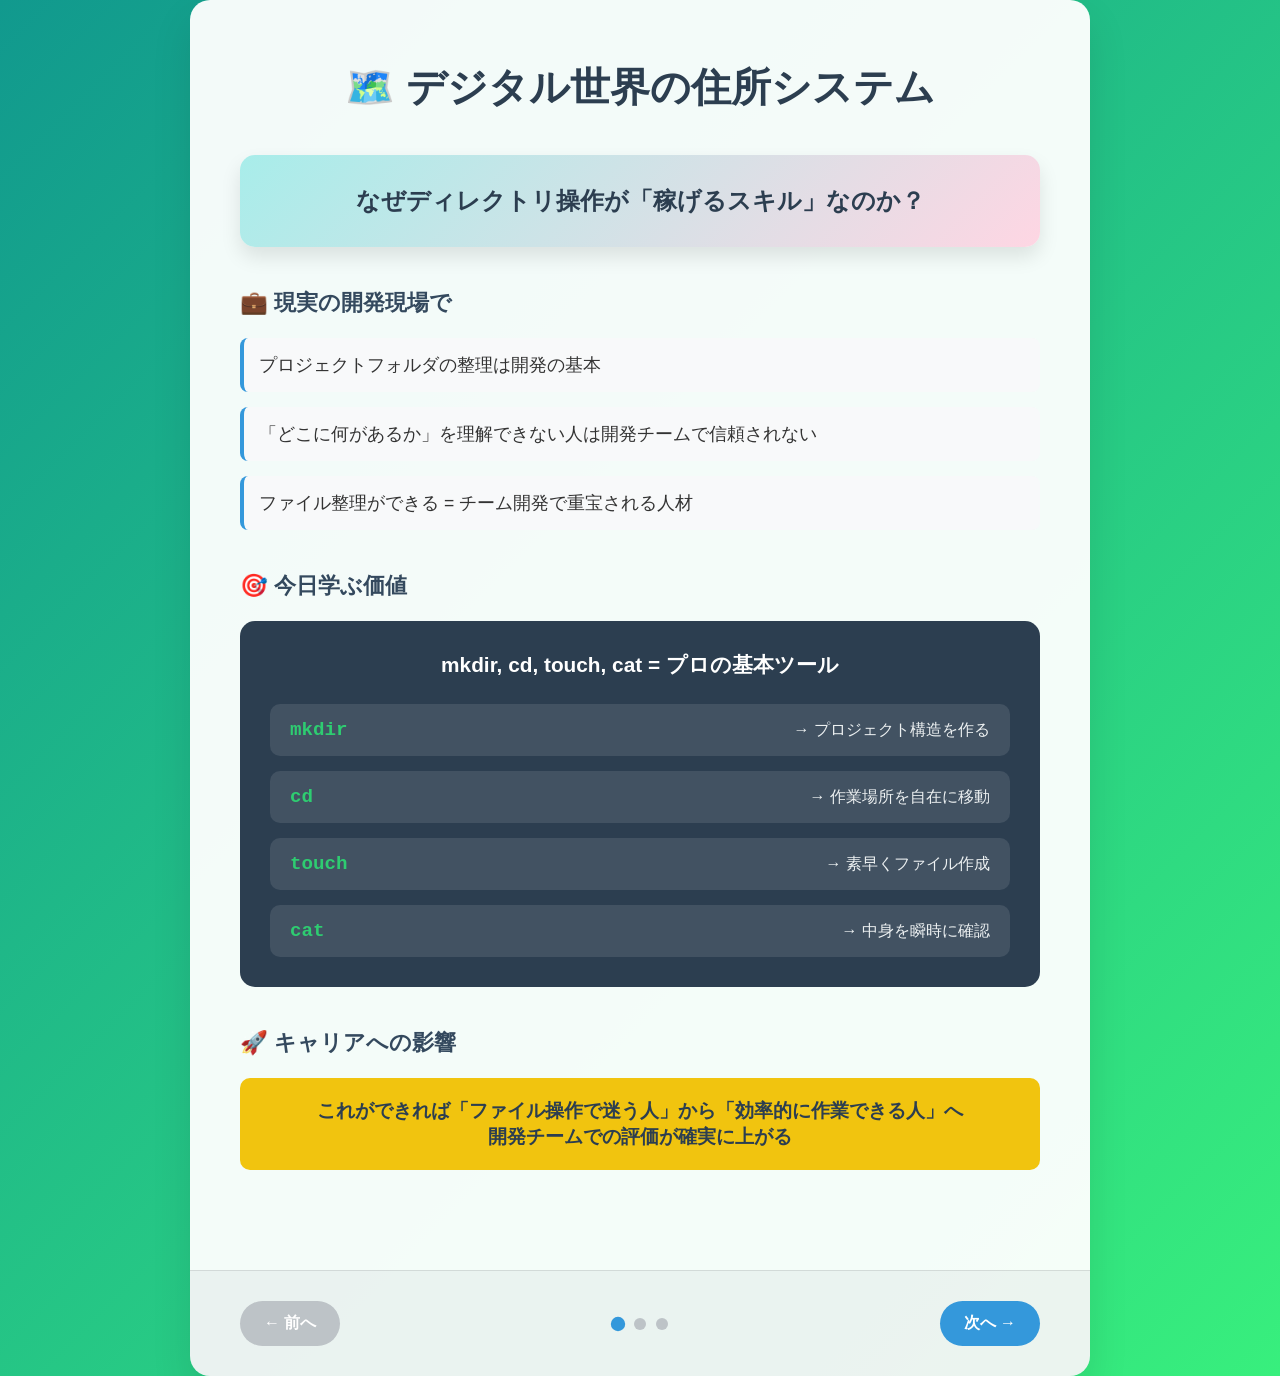
<file: day2-minigame/slides.html>
<!DOCTYPE html>
<html lang="ja">
<head>
    <meta charset="UTF-8">
    <meta name="viewport" content="width=device-width, initial-scale=1.0">
    <title>Day2 事前学習 - ディレクトリとファイル操作</title>
    <link rel="stylesheet" href="slides-style.css">
</head>
<body>
    <div class="slides-container">
        <div class="slide active" id="slide-1">
            <div class="slide-content">
                <h1>🗺️ デジタル世界の住所システム</h1>
                
                <div class="message-block highlight">
                    <h2>なぜディレクトリ操作が「稼げるスキル」なのか？</h2>
                </div>

                <div class="content-section">
                    <h3>💼 現実の開発現場で</h3>
                    <ul>
                        <li>プロジェクトフォルダの整理は開発の基本</li>
                        <li>「どこに何があるか」を理解できない人は開発チームで信頼されない</li>
                        <li>ファイル整理ができる = チーム開発で重宝される人材</li>
                    </ul>
                </div>

                <div class="content-section">
                    <h3>🎯 今日学ぶ価値</h3>
                    <div class="command-intro">
                        <p><strong>mkdir, cd, touch, cat = プロの基本ツール</strong></p>
                        <div class="command-list">
                            <div class="command-item">
                                <span class="command">mkdir</span>
                                <span class="description">→ プロジェクト構造を作る</span>
                            </div>
                            <div class="command-item">
                                <span class="command">cd</span>
                                <span class="description">→ 作業場所を自在に移動</span>
                            </div>
                            <div class="command-item">
                                <span class="command">touch</span>
                                <span class="description">→ 素早くファイル作成</span>
                            </div>
                            <div class="command-item">
                                <span class="command">cat</span>
                                <span class="description">→ 中身を瞬時に確認</span>
                            </div>
                        </div>
                    </div>
                </div>

                <div class="content-section">
                    <h3>🚀 キャリアへの影響</h3>
                    <p class="confidence-message">これができれば「ファイル操作で迷う人」から「効率的に作業できる人」へ<br>
                    開発チームでの評価が確実に上がる</p>
                </div>
            </div>
        </div>

        <div class="slide" id="slide-2">
            <div class="slide-content">
                <h1>🛠️ 実務で使うディレクトリ操作</h1>

                <div class="scene-section">
                    <h2>💻 開発現場の実例</h2>
                    
                    <div class="command-usage">
                        <h3>1. プロジェクト構築</h3>
                        <div class="usage-examples">
                            <div class="example">
                                <code>mkdir my-project</code>
                                <span>→ 新規プロジェクトフォルダ作成</span>
                            </div>
                            <div class="example">
                                <code>cd my-project</code>
                                <span>→ プロジェクトディレクトリに移動</span>
                            </div>
                            <div class="example">
                                <code>mkdir src docs tests</code>
                                <span>→ 標準的なフォルダ構造を一気に作成</span>
                            </div>
                        </div>
                    </div>

                    <div class="command-usage">
                        <h3>2. ファイル管理の実務</h3>
                        <div class="usage-examples">
                            <div class="example">
                                <code>touch README.md</code>
                                <span>→ プロジェクトの説明書を作成</span>
                            </div>
                            <div class="example">
                                <code>echo "# My Project" > README.md</code>
                                <span>→ タイトルを書き込み</span>
                            </div>
                            <div class="example">
                                <code>cat package.json</code>
                                <span>→ 設定ファイルの中身を確認</span>
                            </div>
                        </div>
                    </div>

                    <div class="command-usage">
                        <h3>3. 効率的な移動術</h3>
                        <div class="usage-examples">
                            <div class="example">
                                <code>cd ~</code>
                                <span>→ ホームディレクトリに瞬間移動</span>
                            </div>
                            <div class="example">
                                <code>cd ..</code>
                                <span>→ 一つ上の階層に移動</span>
                            </div>
                            <div class="example">
                                <code>cd -</code>
                                <span>→ 直前の場所に戻る</span>
                            </div>
                        </div>
                    </div>
                </div>

                <div class="goal-section">
                    <h3>🎯 今日の実践目標</h3>
                    <p class="goal-message">プロと同じファイル整理術をマスターする</p>
                    <p class="preview">明日はこれらのファイルを詳しく読む技術を学ぶ</p>
                </div>
            </div>
        </div>

        <div class="slide" id="slide-3">
            <div class="slide-content">
                <h1>🎮 ディレクトリ操作ミニゲーム体験</h1>

                <div class="experience-section">
                    <h2>これから体験すること</h2>
                    <p class="sub-title">仮想Linux環境で実際のディレクトリ操作を練習：</p>
                    <ul class="experience-list">
                        <li>自分だけの冒険拠点フォルダを作成</li>
                        <li>フォルダ間の移動を自在にマスター</li>
                        <li>記録ファイルを作って内容を書き込み</li>
                        <li>プロが使う効率的な操作方法を体験</li>
                    </ul>
                </div>

                <div class="support-section">
                    <h2>🧙‍♂️ 学習サポート</h2>
                    <div class="support-features">
                        <div class="support-item">
                            <h3>段階的な指導システム</h3>
                            <ul>
                                <li>各コマンドを一つずつ丁寧に解説</li>
                                <li>実行結果をリアルタイムで確認</li>
                                <li>間違えても安全な練習環境</li>
                                <li>成功するまで何度でもチャレンジ可能</li>
                            </ul>
                        </div>
                    </div>
                </div>

                <div class="goal-section">
                    <h2>🎯 今日のゴール</h2>
                    <div class="goal-quotes">
                        <p class="quote">「ファイル操作が自然にできるようになった！」</p>
                        <p class="quote">「プロと同じツールを使えてる！」</p>
                    </div>
                    <p class="goal-description">と実感できるレベルに到達</p>
                </div>

                <div class="start-section">
                    <button class="start-minigame-btn" onclick="startMinigame()">
                        🗂️ ディレクトリ操作を始める
                    </button>
                </div>
            </div>
        </div>

        <div class="slide-navigation">
            <button class="nav-btn prev-btn" onclick="previousSlide()" id="prevBtn">← 前へ</button>
            <div class="slide-indicators">
                <span class="indicator active" onclick="goToSlide(1)"></span>
                <span class="indicator" onclick="goToSlide(2)"></span>
                <span class="indicator" onclick="goToSlide(3)"></span>
            </div>
            <button class="nav-btn next-btn" onclick="nextSlide()" id="nextBtn">次へ →</button>
        </div>
    </div>

    <script src="slides-script.js"></script>
</body>
</html>
</file>
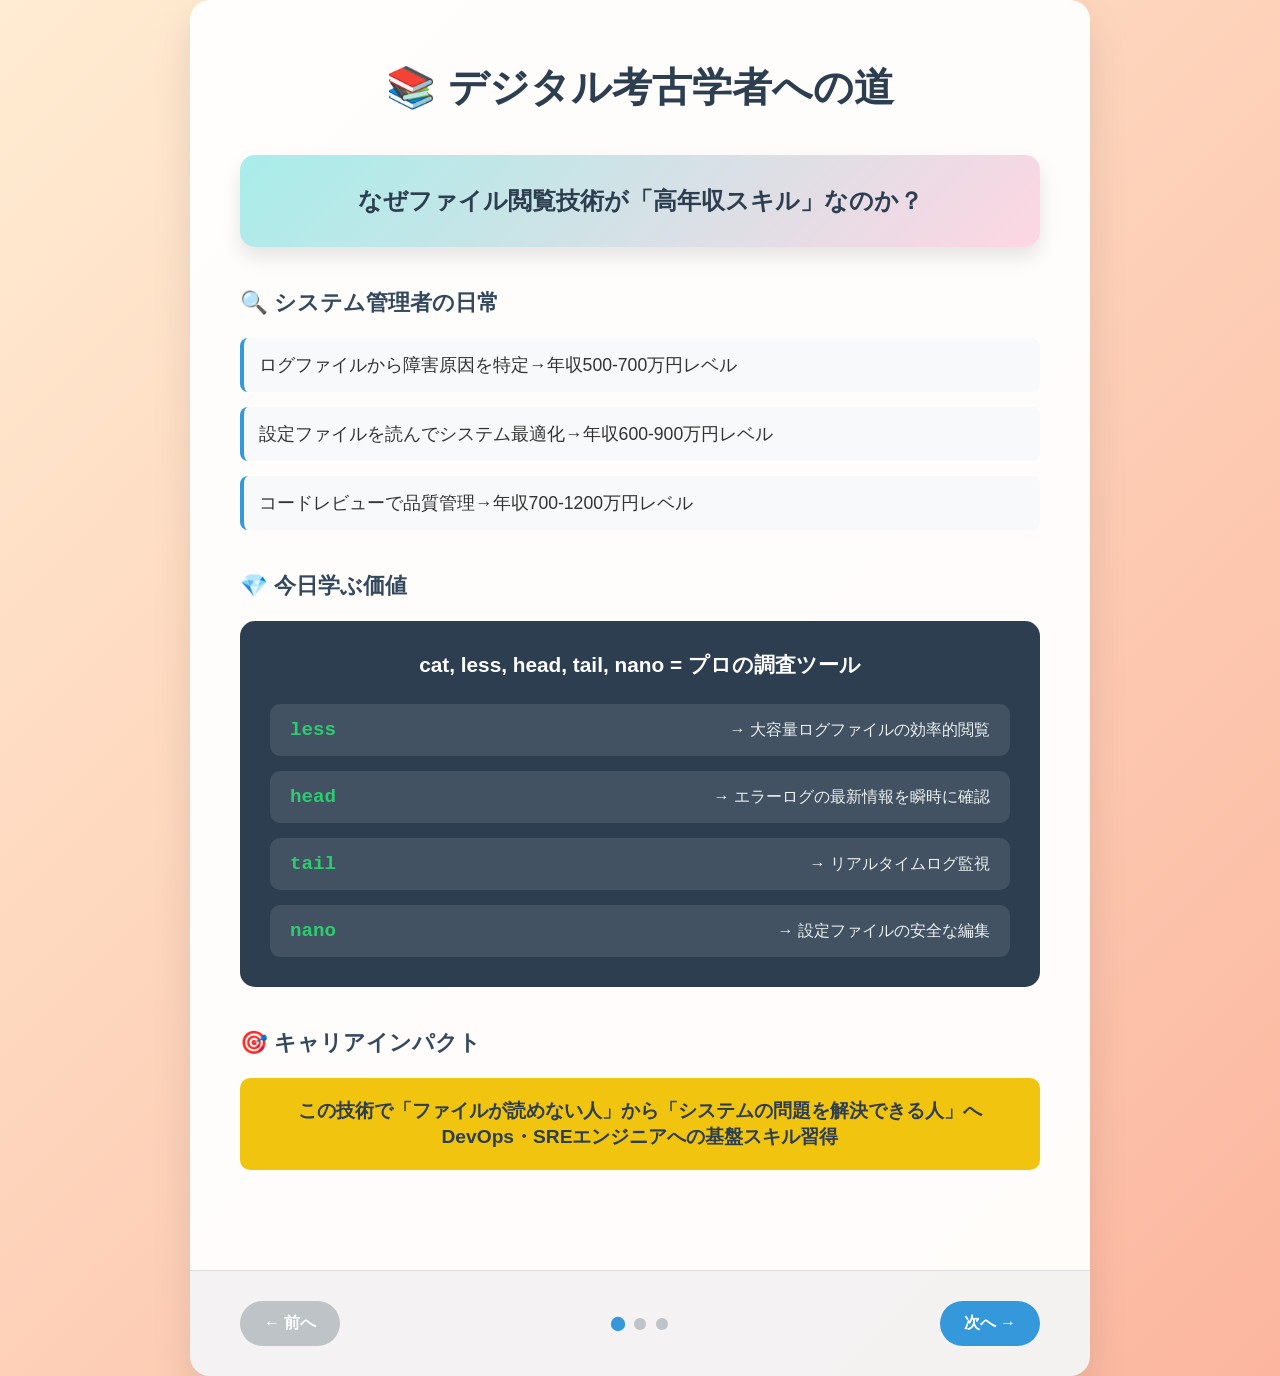
<file: day3-minigame/slides.html>
<!DOCTYPE html>
<html lang="ja">
<head>
    <meta charset="UTF-8">
    <meta name="viewport" content="width=device-width, initial-scale=1.0">
    <title>Day3 事前学習 - ファイル閲覧と編集</title>
    <link rel="stylesheet" href="slides-style.css">
</head>
<body>
    <div class="slides-container">
        <div class="slide active" id="slide-1">
            <div class="slide-content">
                <h1>📚 デジタル考古学者への道</h1>
                
                <div class="message-block highlight">
                    <h2>なぜファイル閲覧技術が「高年収スキル」なのか？</h2>
                </div>

                <div class="content-section">
                    <h3>🔍 システム管理者の日常</h3>
                    <ul>
                        <li>ログファイルから障害原因を特定→年収500-700万円レベル</li>
                        <li>設定ファイルを読んでシステム最適化→年収600-900万円レベル</li>
                        <li>コードレビューで品質管理→年収700-1200万円レベル</li>
                    </ul>
                </div>

                <div class="content-section">
                    <h3>💎 今日学ぶ価値</h3>
                    <div class="command-intro">
                        <p><strong>cat, less, head, tail, nano = プロの調査ツール</strong></p>
                        <div class="command-list">
                            <div class="command-item">
                                <span class="command">less</span>
                                <span class="description">→ 大容量ログファイルの効率的閲覧</span>
                            </div>
                            <div class="command-item">
                                <span class="command">head</span>
                                <span class="description">→ エラーログの最新情報を瞬時に確認</span>
                            </div>
                            <div class="command-item">
                                <span class="command">tail</span>
                                <span class="description">→ リアルタイムログ監視</span>
                            </div>
                            <div class="command-item">
                                <span class="command">nano</span>
                                <span class="description">→ 設定ファイルの安全な編集</span>
                            </div>
                        </div>
                    </div>
                </div>

                <div class="content-section">
                    <h3>🎯 キャリアインパクト</h3>
                    <p class="confidence-message">この技術で「ファイルが読めない人」から「システムの問題を解決できる人」へ<br>
                    DevOps・SREエンジニアへの基盤スキル習得</p>
                </div>
            </div>
        </div>

        <div class="slide" id="slide-2">
            <div class="slide-content">
                <h1>🔍 実務で使うファイル閲覧術</h1>

                <div class="scene-section">
                    <h2>🚨 現場の緊急対応例</h2>
                    
                    <div class="command-usage">
                        <h3>1. 障害調査の基本フロー</h3>
                        <div class="usage-examples">
                            <div class="example">
                                <code>tail -f /var/log/nginx/error.log</code>
                                <span>→ Webサーバーのエラーをリアルタイム監視</span>
                            </div>
                            <div class="example">
                                <code>head -20 application.log</code>
                                <span>→ アプリケーションエラーの最新20件を確認</span>
                            </div>
                            <div class="example">
                                <code>less +G large-log.txt</code>
                                <span>→ 巨大ログファイルの最後から閲覧開始</span>
                            </div>
                        </div>
                    </div>

                    <div class="command-usage">
                        <h3>2. 設定ファイル管理</h3>
                        <div class="usage-examples">
                            <div class="example">
                                <code>cat /etc/nginx/nginx.conf</code>
                                <span>→ サーバー設定の確認</span>
                            </div>
                            <div class="example">
                                <code>nano /etc/hosts</code>
                                <span>→ ホスト設定の安全な編集</span>
                            </div>
                            <div class="example">
                                <code>grep "error" *.log</code>
                                <span>→ 全ログファイルからエラーを検索</span>
                            </div>
                        </div>
                    </div>

                    <div class="command-usage">
                        <h3>3. 効率的な情報収集</h3>
                        <div class="usage-examples">
                            <div class="example">
                                <code>cat -n script.sh</code>
                                <span>→ スクリプトを行番号付きで確認</span>
                            </div>
                            <div class="example">
                                <code>less /proc/meminfo</code>
                                <span>→ システムメモリ情報の詳細確認</span>
                            </div>
                        </div>
                    </div>
                </div>

                <div class="goal-section">
                    <h3>🎯 今日の習得目標</h3>
                    <p class="goal-message">プロレベルのファイル調査技術をマスター</p>
                    <p class="preview">明日はファイルの権限システムを学ぶ</p>
                </div>
            </div>
        </div>

        <div class="slide" id="slide-3">
            <div class="slide-content">
                <h1>🎮 ファイル閲覧・編集ミニゲーム</h1>

                <div class="experience-section">
                    <h2>これから体験すること</h2>
                    <p class="sub-title">実際の現場と同じツールを使って：</p>
                    <ul class="experience-list">
                        <li>様々な方法でファイル内容を効率的に確認</li>
                        <li>大容量ファイルをlessで快適に閲覧</li>
                        <li>nanoエディタでファイルを安全に編集</li>
                        <li>grepを使った高速検索テクニック</li>
                    </ul>
                </div>

                <div class="support-section">
                    <h2>🧙‍♂️ 学習サポート機能</h2>
                    <div class="support-features">
                        <div class="support-item">
                            <h3>実践的な学習環境</h3>
                            <ul>
                                <li>実際のログファイル形式でのサンプルデータ</li>
                                <li>エディタ操作の詳細ガイド</li>
                                <li>検索機能の実践的な使い方</li>
                                <li>プロの現場で使われる技術を体験</li>
                            </ul>
                        </div>
                    </div>
                </div>

                <div class="goal-section">
                    <h2>🎯 今日のゴール</h2>
                    <div class="goal-quotes">
                        <p class="quote">「ファイルの中身が自由自在に見れる！」</p>
                        <p class="quote">「プロと同じ調査手法を身につけた！」</p>
                    </div>
                    <p class="goal-description">システム管理者レベルの基礎スキル習得</p>
                </div>

                <div class="start-section">
                    <button class="start-minigame-btn" onclick="startMinigame()">
                        📖 ファイル閲覧術を始める
                    </button>
                </div>
            </div>
        </div>

        <div class="slide-navigation">
            <button class="nav-btn prev-btn" onclick="previousSlide()" id="prevBtn">← 前へ</button>
            <div class="slide-indicators">
                <span class="indicator active" onclick="goToSlide(1)"></span>
                <span class="indicator" onclick="goToSlide(2)"></span>
                <span class="indicator" onclick="goToSlide(3)"></span>
            </div>
            <button class="nav-btn next-btn" onclick="nextSlide()" id="nextBtn">次へ →</button>
        </div>
    </div>

    <script src="slides-script.js"></script>
</body>
</html>
</file>
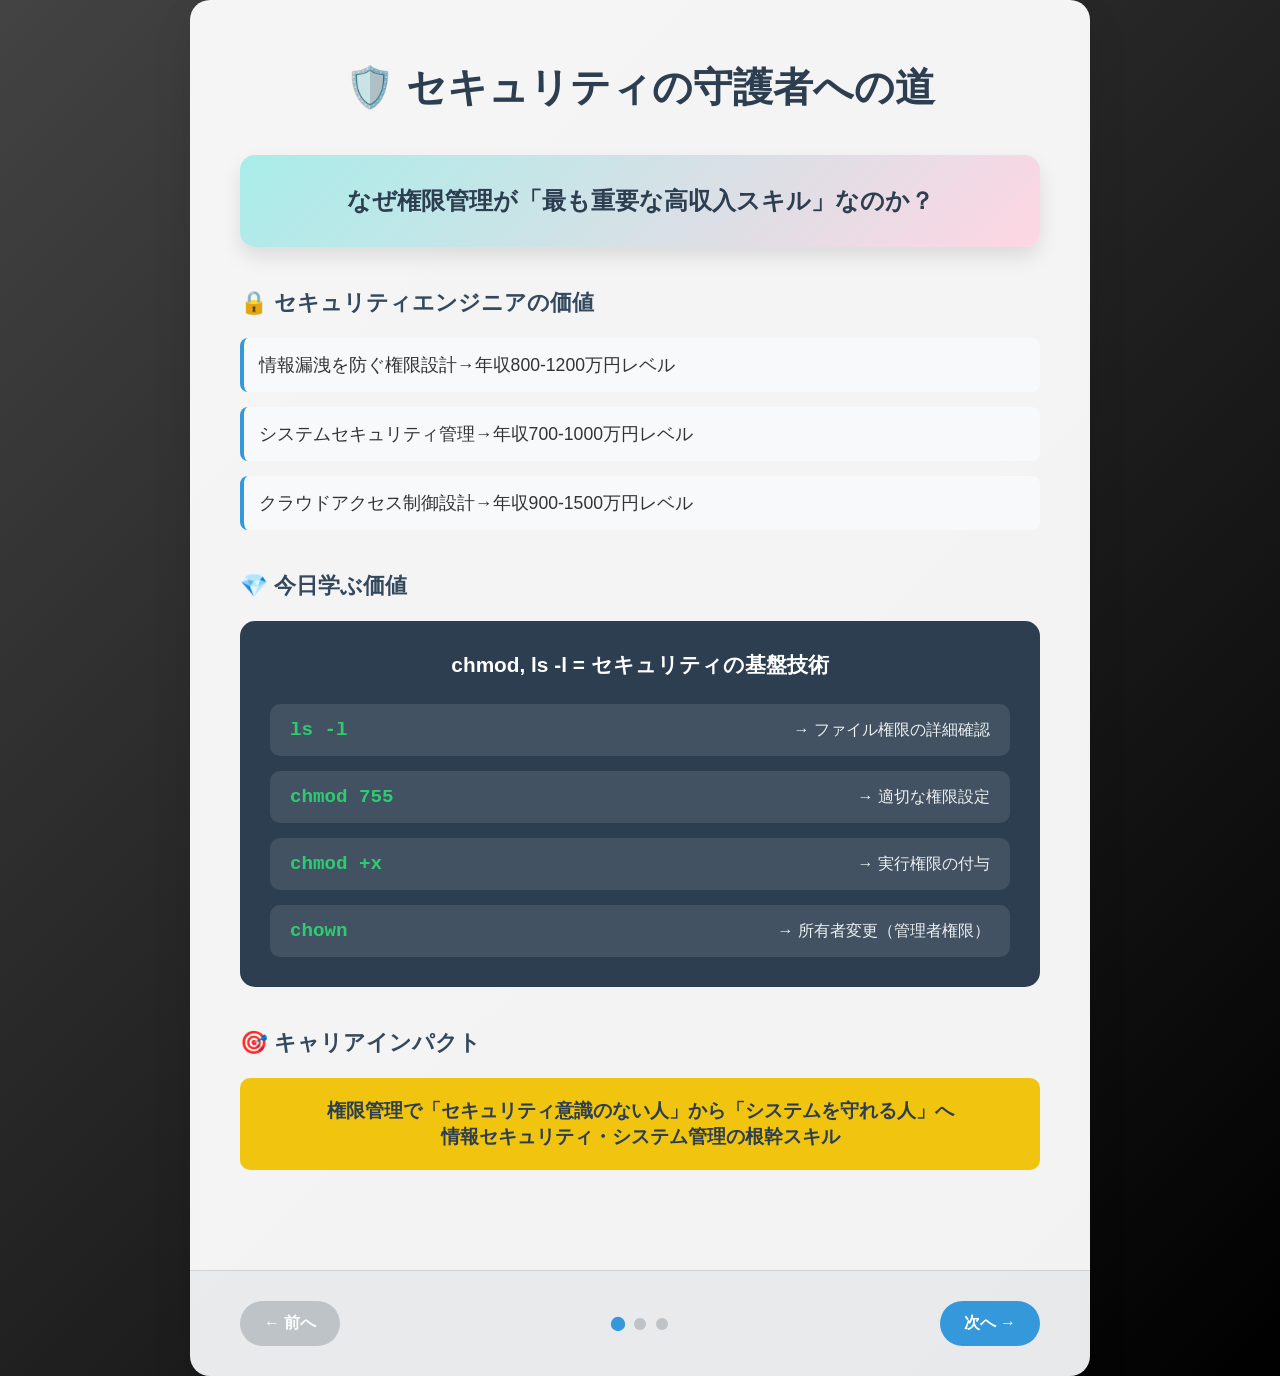
<file: day4-minigame/slides.html>
<!DOCTYPE html>
<html lang="ja">
<head>
    <meta charset="UTF-8">
    <meta name="viewport" content="width=device-width, initial-scale=1.0">
    <title>Day4 事前学習 - パーミッション管理</title>
    <link rel="stylesheet" href="slides-style.css">
</head>
<body>
    <div class="slides-container">
        <div class="slide active" id="slide-1">
            <div class="slide-content">
                <h1>🛡️ セキュリティの守護者への道</h1>
                
                <div class="message-block highlight">
                    <h2>なぜ権限管理が「最も重要な高収入スキル」なのか？</h2>
                </div>

                <div class="content-section">
                    <h3>🔒 セキュリティエンジニアの価値</h3>
                    <ul>
                        <li>情報漏洩を防ぐ権限設計→年収800-1200万円レベル</li>
                        <li>システムセキュリティ管理→年収700-1000万円レベル</li>
                        <li>クラウドアクセス制御設計→年収900-1500万円レベル</li>
                    </ul>
                </div>

                <div class="content-section">
                    <h3>💎 今日学ぶ価値</h3>
                    <div class="command-intro">
                        <p><strong>chmod, ls -l = セキュリティの基盤技術</strong></p>
                        <div class="command-list">
                            <div class="command-item">
                                <span class="command">ls -l</span>
                                <span class="description">→ ファイル権限の詳細確認</span>
                            </div>
                            <div class="command-item">
                                <span class="command">chmod 755</span>
                                <span class="description">→ 適切な権限設定</span>
                            </div>
                            <div class="command-item">
                                <span class="command">chmod +x</span>
                                <span class="description">→ 実行権限の付与</span>
                            </div>
                            <div class="command-item">
                                <span class="command">chown</span>
                                <span class="description">→ 所有者変更（管理者権限）</span>
                            </div>
                        </div>
                    </div>
                </div>

                <div class="content-section">
                    <h3>🎯 キャリアインパクト</h3>
                    <p class="confidence-message">権限管理で「セキュリティ意識のない人」から「システムを守れる人」へ<br>
                    情報セキュリティ・システム管理の根幹スキル</p>
                </div>
            </div>
        </div>

        <div class="slide" id="slide-2">
            <div class="slide-content">
                <h1>🔐 実務で使う権限管理術</h1>

                <div class="scene-section">
                    <h2>🏢 システム管理の現場</h2>
                    
                    <div class="command-usage">
                        <h3>1. Webサーバーセキュリティ</h3>
                        <div class="usage-examples">
                            <div class="example">
                                <code>chmod 644 *.html</code>
                                <span>→ Webファイルの適切な権限設定</span>
                            </div>
                            <div class="example">
                                <code>chmod 755 cgi-bin/</code>
                                <span>→ 実行ディレクトリの権限設定</span>
                            </div>
                            <div class="example">
                                <code>chmod 600 config/database.conf</code>
                                <span>→ 機密設定ファイルの保護</span>
                            </div>
                        </div>
                    </div>

                    <div class="command-usage">
                        <h3>2. 開発チームでの権限管理</h3>
                        <div class="usage-examples">
                            <div class="example">
                                <code>ls -la</code>
                                <span>→ 隠しファイル含む全権限確認</span>
                            </div>
                            <div class="example">
                                <code>chmod +x deploy.sh</code>
                                <span>→ デプロイスクリプトの実行権限付与</span>
                            </div>
                            <div class="example">
                                <code>chown user:team project/</code>
                                <span>→ プロジェクトフォルダの所有者変更</span>
                            </div>
                        </div>
                    </div>

                    <div class="command-usage">
                        <h3>3. セキュリティベストプラクティス</h3>
                        <div class="usage-examples">
                            <div class="example">
                                <code>find . -type f -perm 777</code>
                                <span>→ 危険な権限のファイル検出</span>
                            </div>
                            <div class="example">
                                <code>chmod -R 750 sensitive/</code>
                                <span>→ 機密フォルダの再帰的権限設定</span>
                            </div>
                        </div>
                    </div>
                </div>

                <div class="goal-section">
                    <h3>🎯 今日の習得目標</h3>
                    <p class="goal-message">プロレベルのセキュリティ権限管理をマスター</p>
                    <p class="preview">明日は自動化スクリプト作成を学ぶ</p>
                </div>
            </div>
        </div>

        <div class="slide" id="slide-3">
            <div class="slide-content">
                <h1>🎮 権限管理ミニゲーム</h1>

                <div class="experience-section">
                    <h2>これから体験すること</h2>
                    <p class="sub-title">実際のシステム管理と同じ権限操作：</p>
                    <ul class="experience-list">
                        <li>ls -l で権限の詳細表示を読み解く</li>
                        <li>数字表記(755)と文字表記(rwx)の両方をマスター</li>
                        <li>適切なセキュリティレベルで権限設定</li>
                        <li>実行可能ファイルの作成と権限付与</li>
                    </ul>
                </div>

                <div class="support-section">
                    <h2>🧙‍♂️ セキュリティ学習サポート</h2>
                    <div class="support-features">
                        <div class="support-item">
                            <h3>段階的権限管理学習</h3>
                            <ul>
                                <li>権限表記の詳細解説</li>
                                <li>セキュリティリスクの実例紹介</li>
                                <li>適切な権限設定の判断基準</li>
                                <li>実務で使える権限管理パターン</li>
                            </ul>
                        </div>
                    </div>
                </div>

                <div class="goal-section">
                    <h2>🎯 今日のゴール</h2>
                    <div class="goal-quotes">
                        <p class="quote">「権限設定が完璧に理解できた！」</p>
                        <p class="quote">「セキュリティを意識した管理ができる！」</p>
                    </div>
                    <p class="goal-description">情報セキュリティの基盤スキル習得</p>
                </div>

                <div class="start-section">
                    <button class="start-minigame-btn" onclick="startMinigame()">
                        🛡️ 権限管理を始める
                    </button>
                </div>
            </div>
        </div>

        <div class="slide-navigation">
            <button class="nav-btn prev-btn" onclick="previousSlide()" id="prevBtn">← 前へ</button>
            <div class="slide-indicators">
                <span class="indicator active" onclick="goToSlide(1)"></span>
                <span class="indicator" onclick="goToSlide(2)"></span>
                <span class="indicator" onclick="goToSlide(3)"></span>
            </div>
            <button class="nav-btn next-btn" onclick="nextSlide()" id="nextBtn">次へ →</button>
        </div>
    </div>

    <script src="slides-script.js"></script>
</body>
</html>
</file>
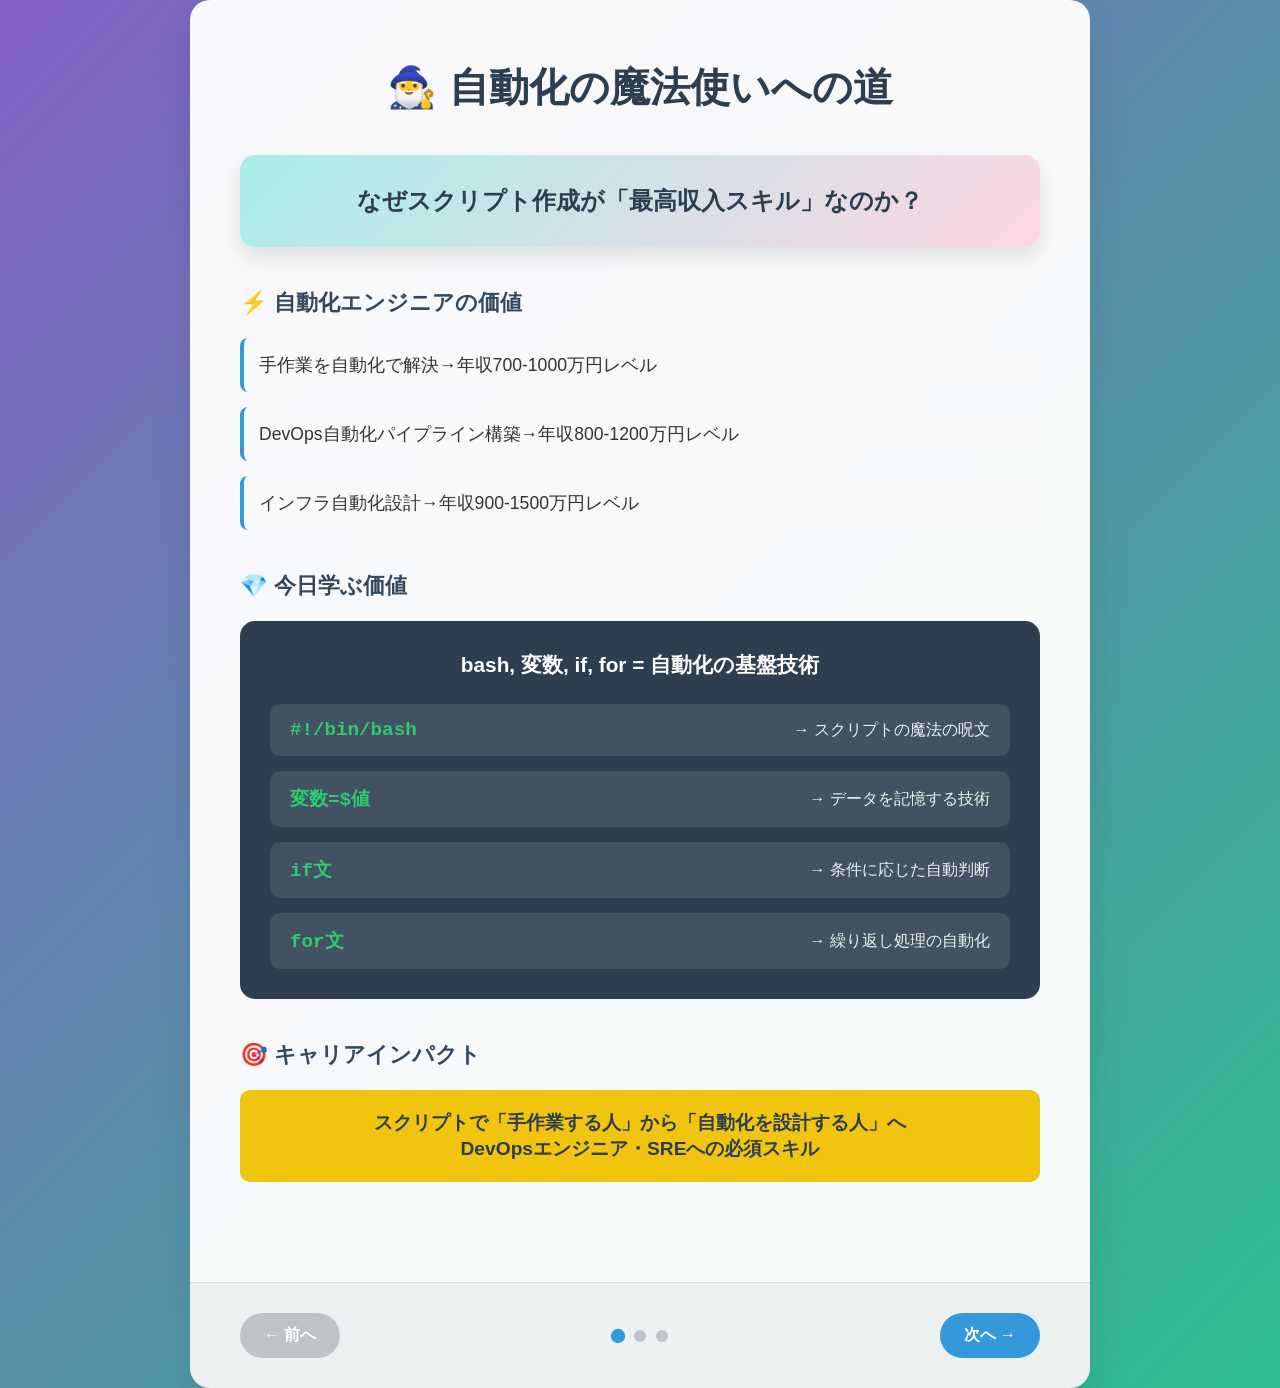
<file: day5-minigame/slides.html>
<!DOCTYPE html>
<html lang="ja">
<head>
    <meta charset="UTF-8">
    <meta name="viewport" content="width=device-width, initial-scale=1.0">
    <title>Day5 事前学習 - シェルスクリプト基礎</title>
    <link rel="stylesheet" href="slides-style.css">
</head>
<body>
    <div class="slides-container">
        <div class="slide active" id="slide-1">
            <div class="slide-content">
                <h1>🧙‍♂️ 自動化の魔法使いへの道</h1>
                
                <div class="message-block highlight">
                    <h2>なぜスクリプト作成が「最高収入スキル」なのか？</h2>
                </div>

                <div class="content-section">
                    <h3>⚡ 自動化エンジニアの価値</h3>
                    <ul>
                        <li>手作業を自動化で解決→年収700-1000万円レベル</li>
                        <li>DevOps自動化パイプライン構築→年収800-1200万円レベル</li>
                        <li>インフラ自動化設計→年収900-1500万円レベル</li>
                    </ul>
                </div>

                <div class="content-section">
                    <h3>💎 今日学ぶ価値</h3>
                    <div class="command-intro">
                        <p><strong>bash, 変数, if, for = 自動化の基盤技術</strong></p>
                        <div class="command-list">
                            <div class="command-item">
                                <span class="command">#!/bin/bash</span>
                                <span class="description">→ スクリプトの魔法の呪文</span>
                            </div>
                            <div class="command-item">
                                <span class="command">変数=$値</span>
                                <span class="description">→ データを記憶する技術</span>
                            </div>
                            <div class="command-item">
                                <span class="command">if文</span>
                                <span class="description">→ 条件に応じた自動判断</span>
                            </div>
                            <div class="command-item">
                                <span class="command">for文</span>
                                <span class="description">→ 繰り返し処理の自動化</span>
                            </div>
                        </div>
                    </div>
                </div>

                <div class="content-section">
                    <h3>🎯 キャリアインパクト</h3>
                    <p class="confidence-message">スクリプトで「手作業する人」から「自動化を設計する人」へ<br>
                    DevOpsエンジニア・SREへの必須スキル</p>
                </div>
            </div>
        </div>

        <div class="slide" id="slide-2">
            <div class="slide-content">
                <h1>🤖 実務で使う自動化スクリプト</h1>

                <div class="scene-section">
                    <h2>🏭 自動化の現場例</h2>
                    
                    <div class="command-usage">
                        <h3>1. システム監視自動化</h3>
                        <div class="usage-examples">
                            <div class="example">
                                <code>if [ -f /var/log/error.log ]; then</code>
                                <span>→ エラーログ存在チェック</span>
                            </div>
                            <div class="example">
                                <code>for file in *.log; do</code>
                                <span>→ 全ログファイルの一括処理</span>
                            </div>
                            <div class="example">
                                <code>backup_date=$(date +%Y%m%d)</code>
                                <span>→ 動的なバックアップ名生成</span>
                            </div>
                        </div>
                    </div>

                    <div class="command-usage">
                        <h3>2. 開発環境セットアップ</h3>
                        <div class="usage-examples">
                            <div class="example">
                                <code>#!/bin/bash</code>
                                <span>→ スクリプトの開始宣言</span>
                            </div>
                            <div class="example">
                                <code>PROJECT_NAME="my-app"</code>
                                <span>→ プロジェクト名を変数で管理</span>
                            </div>
                            <div class="example">
                                <code>mkdir -p $PROJECT_NAME/src</code>
                                <span>→ 変数を使った動的フォルダ作成</span>
                            </div>
                        </div>
                    </div>

                    <div class="command-usage">
                        <h3>3. データ処理自動化</h3>
                        <div class="usage-examples">
                            <div class="example">
                                <code>while read line; do</code>
                                <span>→ ファイルを1行ずつ処理</span>
                            </div>
                            <div class="example">
                                <code>echo "処理完了: $(date)" >> log.txt</code>
                                <span>→ 処理ログの自動記録</span>
                            </div>
                        </div>
                    </div>
                </div>

                <div class="goal-section">
                    <h3>🎯 今日の習得目標</h3>
                    <p class="goal-message">プロレベルの自動化スクリプト作成技術をマスター</p>
                    <p class="preview">明日はパイプとリダイレクトを学ぶ</p>
                </div>
            </div>
        </div>

        <div class="slide" id="slide-3">
            <div class="slide-content">
                <h1>🎮 スクリプト作成ミニゲーム</h1>

                <div class="experience-section">
                    <h2>これから体験すること</h2>
                    <p class="sub-title">実際の自動化スクリプトを作成：</p>
                    <ul class="experience-list">
                        <li>変数を使ったデータ管理</li>
                        <li>if文での条件分岐処理</li>
                        <li>for文での繰り返し自動化</li>
                        <li>実用的な自動化スクリプトの完成</li>
                    </ul>
                </div>

                <div class="support-section">
                    <h2>🧙‍♂️ スクリプト学習サポート</h2>
                    <div class="support-features">
                        <div class="support-item">
                            <h3>段階的プログラミング学習</h3>
                            <ul>
                                <li>基本構文の詳細解説</li>
                                <li>実用的なスクリプト例の紹介</li>
                                <li>エラー対処法とデバッグ技術</li>
                                <li>プロが使う効率的な書き方</li>
                            </ul>
                        </div>
                    </div>
                </div>

                <div class="goal-section">
                    <h2>🎯 今日のゴール</h2>
                    <div class="goal-quotes">
                        <p class="quote">「自分でスクリプトが書けるようになった！」</p>
                        <p class="quote">「自動化の威力を実感できた！」</p>
                    </div>
                    <p class="goal-description">DevOpsエンジニアの基盤スキル習得</p>
                </div>

                <div class="start-section">
                    <button class="start-minigame-btn" onclick="startMinigame()">
                        📜 スクリプト作成を始める
                    </button>
                </div>
            </div>
        </div>

        <div class="slide-navigation">
            <button class="nav-btn prev-btn" onclick="previousSlide()" id="prevBtn">← 前へ</button>
            <div class="slide-indicators">
                <span class="indicator active" onclick="goToSlide(1)"></span>
                <span class="indicator" onclick="goToSlide(2)"></span>
                <span class="indicator" onclick="goToSlide(3)"></span>
            </div>
            <button class="nav-btn next-btn" onclick="nextSlide()" id="nextBtn">次へ →</button>
        </div>
    </div>

    <script src="slides-script.js"></script>
</body>
</html>
</file>
<file: style.css>
* {
    margin: 0;
    padding: 0;
    box-sizing: border-box;
}

body {
    font-family: 'Courier New', monospace;
    background: linear-gradient(135deg, #0a0a0a, #1a1a2e, #16213e);
    color: #e0e0e0;
    min-height: 100vh;
    overflow-x: hidden;
}

.app-container {
    position: relative;
    width: 100%;
    min-height: 100vh;
}

.screen {
    position: absolute;
    top: 0;
    left: 0;
    width: 100%;
    min-height: 100vh;
    opacity: 0;
    visibility: hidden;
    transition: all 0.5s ease-in-out;
    padding: 20px;
}

.screen.active {
    opacity: 1;
    visibility: visible;
}

/* ===============================
   オープニング画面
   =============================== */
#openingScreen {
    display: flex;
    align-items: center;
    justify-content: center;
    background: radial-gradient(circle at center, #1a1a2e 0%, #0a0a0a 100%);
}

.opening-content {
    max-width: 800px;
    text-align: center;
    animation: fadeInUp 1s ease-out;
}

.title-animation {
    margin-bottom: 40px;
}

.main-title {
    font-size: 4em;
    background: linear-gradient(45deg, #ffd700, #ff6b35, #ffd700);
    background-size: 200% 200%;
    -webkit-background-clip: text;
    -webkit-text-fill-color: transparent;
    background-clip: text;
    animation: gradientShift 3s ease-in-out infinite;
    margin-bottom: 20px;
}

.subtitle {
    font-size: 1.5em;
    color: #a0a0ff;
    animation: pulse 2s infinite;
}

.story-intro {
    background: rgba(160, 160, 255, 0.1);
    border: 2px solid #a0a0ff;
    border-radius: 20px;
    padding: 30px;
    margin: 40px 0;
    position: relative;
}

.sage-character {
    font-size: 4em;
    margin-bottom: 20px;
    animation: float 3s ease-in-out infinite;
}

.speech-bubble p {
    font-size: 1.1em;
    line-height: 1.6;
    margin-bottom: 15px;
    color: #a0a0ff;
    font-style: italic;
}

.character-setup {
    background: rgba(255, 255, 255, 0.05);
    border-radius: 15px;
    padding: 30px;
    margin: 30px 0;
    text-align: left;
}

.character-setup h3 {
    color: #ffd700;
    margin-bottom: 20px;
    text-align: center;
}

.form-group {
    margin-bottom: 20px;
}

.form-group label {
    display: block;
    color: #00ffff;
    margin-bottom: 8px;
    font-weight: bold;
}

.form-group input,
.form-group select {
    width: 100%;
    padding: 12px;
    background: rgba(0, 0, 0, 0.5);
    border: 2px solid #333;
    border-radius: 8px;
    color: #e0e0e0;
    font-family: 'Courier New', monospace;
    font-size: 16px;
    transition: border-color 0.3s ease;
}

.form-group input:focus,
.form-group select:focus {
    outline: none;
    border-color: #00ffff;
    box-shadow: 0 0 10px rgba(0, 255, 255, 0.3);
}

.start-button {
    background: linear-gradient(45deg, #ff6b35, #ffd700);
    border: none;
    padding: 20px 40px;
    font-size: 1.3em;
    font-weight: bold;
    color: #000;
    border-radius: 50px;
    cursor: pointer;
    transition: all 0.3s ease;
    animation: pulse 2s infinite;
    margin-top: 30px;
}

.start-button:hover {
    transform: scale(1.05);
    box-shadow: 0 10px 30px rgba(255, 107, 53, 0.4);
}

/* ===============================
   メインハブ画面
   =============================== */
#mainHub {
    background: linear-gradient(135deg, #0a0a0a, #1a1a2e);
}

.hub-header {
    text-align: center;
    margin-bottom: 40px;
    padding: 20px;
    background: rgba(255, 255, 255, 0.05);
    border-radius: 15px;
    backdrop-filter: blur(10px);
}

.hub-header h1 {
    font-size: 2.5em;
    background: linear-gradient(45deg, #ffd700, #ff6b35);
    -webkit-background-clip: text;
    -webkit-text-fill-color: transparent;
    background-clip: text;
    color: transparent;
    /* Firefox fallback */
    @supports not (-webkit-background-clip: text) {
        color: #ffd700;
    }
    margin-bottom: 15px;
}

.adventurer-info {
    display: flex;
    justify-content: space-between;
    align-items: center;
    flex-wrap: wrap;
    gap: 20px;
}

#adventurerDisplay {
    color: #00ffff;
    font-size: 1.2em;
}

.progress-summary {
    color: #ffd700;
    font-weight: bold;
}

.quest-map {
    max-width: 1200px;
    margin: 0 auto;
    padding: 40px 20px;
}

.map-background {
    position: relative;
    display: grid;
    grid-template-columns: repeat(auto-fit, minmax(300px, 1fr));
    gap: 30px;
    align-items: center;
}

.day-node {
    background: rgba(255, 255, 255, 0.05);
    border: 2px solid #333;
    border-radius: 20px;
    padding: 25px;
    text-align: center;
    cursor: pointer;
    transition: all 0.3s ease;
    position: relative;
    backdrop-filter: blur(10px);
}

.day-node:hover {
    transform: translateY(-5px);
    box-shadow: 0 15px 30px rgba(0, 0, 0, 0.3);
}

.day-node.available {
    border-color: #00ffff;
    background: rgba(0, 255, 255, 0.1);
}

.day-node.completed {
    border-color: #00ff00;
    background: rgba(0, 255, 0, 0.1);
}

.day-node.current {
    border-color: #ffd700;
    background: rgba(255, 215, 0, 0.1);
    animation: glow 2s ease-in-out infinite alternate;
}

.day-circle {
    width: 80px;
    height: 80px;
    border: 3px solid #666;
    border-radius: 50%;
    display: flex;
    align-items: center;
    justify-content: center;
    margin: 0 auto 20px;
    position: relative;
    background: rgba(0, 0, 0, 0.5);
}

.day-number {
    font-size: 2em;
    font-weight: bold;
    color: #e0e0e0;
}

.day-status {
    position: absolute;
    top: -10px;
    right: -10px;
    font-size: 1.5em;
}

.day-info h3 {
    color: #ffd700;
    margin-bottom: 10px;
    font-size: 1.2em;
}

.day-info p {
    color: #a0a0a0;
    margin-bottom: 10px;
}

.skills {
    background: rgba(0, 0, 0, 0.3);
    padding: 10px;
    border-radius: 8px;
    color: #00ffff;
    font-size: 0.9em;
}

.quest-path {
    display: none; /* 簡略化のため非表示 */
}

.action-panel {
    text-align: center;
    margin: 40px 0;
    display: flex;
    justify-content: center;
    gap: 20px;
    flex-wrap: wrap;
}

.primary-button,
.secondary-button {
    padding: 15px 30px;
    font-size: 1.1em;
    font-weight: bold;
    border: none;
    border-radius: 25px;
    cursor: pointer;
    transition: all 0.3s ease;
    font-family: 'Courier New', monospace;
}

.primary-button {
    background: linear-gradient(45deg, #ff6b35, #ffd700);
    color: #000;
}

.primary-button:hover {
    transform: scale(1.05);
    box-shadow: 0 10px 30px rgba(255, 107, 53, 0.4);
}

.secondary-button {
    background: rgba(255, 255, 255, 0.1);
    color: #e0e0e0;
    border: 2px solid #666;
}

.secondary-button:hover {
    background: rgba(255, 255, 255, 0.2);
    border-color: #999;
}

.motivational-panel {
    max-width: 800px;
    margin: 40px auto;
    background: rgba(160, 160, 255, 0.1);
    border: 2px solid #a0a0ff;
    border-radius: 20px;
    padding: 30px;
    display: flex;
    align-items: center;
    gap: 20px;
}

.sage-avatar {
    font-size: 3em;
    animation: float 3s ease-in-out infinite;
}

.sage-wisdom {
    flex: 1;
    font-size: 1.1em;
    color: #a0a0ff;
    font-style: italic;
    line-height: 1.6;
}

/* ===============================
   エンディング画面
   =============================== */
#endingScreen {
    background: radial-gradient(circle at center, #1a1a2e 0%, #0a0a0a 100%);
    overflow-y: auto;
}

.ending-content {
    max-width: 1000px;
    margin: 0 auto;
    text-align: center;
}

.celebration {
    margin-bottom: 40px;
}

.celebration h1 {
    font-size: 3em;
    background: linear-gradient(45deg, #ffd700, #ff6b35, #00ff00);
    background-size: 200% 200%;
    -webkit-background-clip: text;
    -webkit-text-fill-color: transparent;
    background-clip: text;
    animation: gradientShift 3s ease-in-out infinite;
    margin-bottom: 20px;
}

.fireworks {
    font-size: 2em;
    animation: bounce 1s infinite;
}

.certificate-container {
    margin: 40px 0;
}

.certificate {
    background: linear-gradient(135deg, #fff, #f0f0f0);
    color: #333;
    border: 5px solid #ffd700;
    border-radius: 20px;
    padding: 40px;
    max-width: 800px;
    margin: 0 auto;
    box-shadow: 0 20px 40px rgba(0, 0, 0, 0.3);
}

.certificate-header {
    border-bottom: 3px solid #ffd700;
    margin-bottom: 30px;
    padding-bottom: 20px;
}

.certificate-header h2 {
    color: #1a1a2e;
    font-size: 2.5em;
}

.certificate-title {
    font-size: 1.8em;
    font-weight: bold;
    color: #1a1a2e;
    margin-bottom: 20px;
}

.certificate-text {
    font-size: 1.1em;
    line-height: 1.6;
    margin-bottom: 30px;
    color: #333;
}

.certificate-name,
.certificate-date {
    font-size: 1.3em;
    font-weight: bold;
    color: #1a1a2e;
    margin: 10px 0;
}

.skills-acquired {
    margin: 30px 0;
    text-align: left;
}

.skills-acquired h3 {
    color: #1a1a2e;
    margin-bottom: 20px;
    text-align: center;
}

.skill-list {
    display: grid;
    grid-template-columns: repeat(auto-fit, minmax(250px, 1fr));
    gap: 10px;
}

.skill-item {
    color: #333;
    padding: 5px 0;
}

.certificate-footer {
    border-top: 2px solid #ffd700;
    margin-top: 30px;
    padding-top: 20px;
    color: #666;
}

.next-steps {
    margin: 40px 0;
    text-align: left;
}

.next-steps h3 {
    color: #ffd700;
    text-align: center;
    margin-bottom: 30px;
    font-size: 1.8em;
}

.path-options {
    display: grid;
    grid-template-columns: repeat(auto-fit, minmax(300px, 1fr));
    gap: 30px;
}

.path-card {
    background: rgba(255, 255, 255, 0.05);
    border: 2px solid #333;
    border-radius: 15px;
    padding: 25px;
    backdrop-filter: blur(10px);
}

.path-card h4 {
    color: #00ffff;
    margin-bottom: 15px;
    font-size: 1.3em;
}

.path-card ul {
    list-style: none;
}

.path-card li {
    color: #e0e0e0;
    margin-bottom: 8px;
    padding-left: 20px;
    position: relative;
}

.path-card li:before {
    content: "▶";
    position: absolute;
    left: 0;
    color: #ffd700;
}

.final-message {
    margin: 40px 0;
    background: rgba(160, 160, 255, 0.1);
    border: 2px solid #a0a0ff;
    border-radius: 20px;
    padding: 30px;
}

.sage-final {
    display: flex;
    align-items: flex-start;
    gap: 20px;
    text-align: left;
}

.final-wisdom {
    flex: 1;
    font-size: 1.1em;
    color: #a0a0ff;
    font-style: italic;
    line-height: 1.6;
}

.ending-actions {
    margin: 40px 0;
    display: flex;
    justify-content: center;
    gap: 20px;
    flex-wrap: wrap;
}

/* ===============================
   アニメーション
   =============================== */
@keyframes fadeInUp {
    from {
        opacity: 0;
        transform: translateY(30px);
    }
    to {
        opacity: 1;
        transform: translateY(0);
    }
}

@keyframes gradientShift {
    0% { background-position: 0% 50%; }
    50% { background-position: 100% 50%; }
    100% { background-position: 0% 50%; }
}

@keyframes pulse {
    0%, 100% { opacity: 1; }
    50% { opacity: 0.7; }
}

@keyframes float {
    0%, 100% { transform: translateY(0px); }
    50% { transform: translateY(-10px); }
}

@keyframes glow {
    from { box-shadow: 0 0 20px rgba(255, 215, 0, 0.3); }
    to { box-shadow: 0 0 30px rgba(255, 215, 0, 0.6), 0 0 40px rgba(255, 215, 0, 0.3); }
}

@keyframes bounce {
    0%, 20%, 50%, 80%, 100% { transform: translateY(0); }
    40% { transform: translateY(-10px); }
    60% { transform: translateY(-5px); }
}

/* ===============================
   レスポンシブ対応
   =============================== */
@media (max-width: 768px) {
    .main-title {
        font-size: 2.5em;
    }
    
    .subtitle {
        font-size: 1.2em;
    }
    
    .hub-header h1 {
        font-size: 2em;
    }
    
    .adventurer-info {
        flex-direction: column;
        gap: 10px;
    }
    
    .map-background {
        grid-template-columns: 1fr;
    }
    
    .action-panel {
        flex-direction: column;
        align-items: center;
    }
    
    .motivational-panel,
    .sage-final {
        flex-direction: column;
        text-align: center;
    }
    
    .path-options {
        grid-template-columns: 1fr;
    }
    
    .ending-actions {
        flex-direction: column;
        align-items: center;
    }
    
    .celebration h1 {
        font-size: 2em;
    }
    
    .certificate {
        padding: 20px;
        margin: 20px;
    }
    
    .certificate-header h2 {
        font-size: 2em;
    }
}
</file>
<file: day1-minigame/style.css>
* {
    margin: 0;
    padding: 0;
    box-sizing: border-box;
}

body {
    font-family: 'Courier New', monospace;
    background: linear-gradient(135deg, #1a1a2e, #16213e);
    color: #e0e0e0;
    min-height: 100vh;
    overflow-x: hidden;
}

.container {
    max-width: 1200px;
    margin: 0 auto;
    padding: 20px;
}

.quest-header {
    text-align: center;
    margin-bottom: 30px;
    animation: fadeInDown 1s ease-out;
}

.quest-header h1 {
    font-size: 2.5em;
    background: linear-gradient(45deg, #ffd700, #ff6b35);
    -webkit-background-clip: text;
    -webkit-text-fill-color: transparent;
    background-clip: text;
    margin-bottom: 10px;
}

.sage-message {
    font-size: 1.2em;
    color: #a0a0ff;
    font-style: italic;
}

.game-area {
    display: grid;
    grid-template-columns: 2fr 1fr;
    gap: 30px;
    margin-bottom: 30px;
}

.terminal-container {
    background: #1e1e1e;
    border-radius: 10px;
    overflow: hidden;
    box-shadow: 0 10px 30px rgba(0, 0, 0, 0.5);
    animation: slideInLeft 1s ease-out;
}

.terminal-header {
    background: #3c3c3c;
    padding: 10px 20px;
    display: flex;
    align-items: center;
    gap: 15px;
}

.terminal-buttons {
    display: flex;
    gap: 8px;
}

.btn {
    width: 12px;
    height: 12px;
    border-radius: 50%;
}

.btn.red { background: #ff5f56; }
.btn.yellow { background: #ffbd2e; }
.btn.green { background: #27ca3f; }

.terminal-title {
    color: #d0d0d0;
    font-size: 14px;
}

.terminal {
    background: #000;
    color: #00ff00;
    padding: 20px;
    min-height: 300px;
    font-family: 'Courier New', monospace;
    font-size: 14px;
    line-height: 1.6;
}

.terminal-line {
    margin-bottom: 5px;
    display: flex;
    flex-wrap: wrap;
}

.prompt {
    color: #00ffff;
    font-weight: bold;
    margin-right: 10px;
}

.welcome-text, .hint-text {
    color: #ffff00;
}

.output-text {
    color: #00ff00;
    margin-left: 20px;
}

.error-text {
    color: #ff4444;
    margin-left: 20px;
}

.command-input {
    background: #000;
    padding: 15px 20px;
    display: flex;
    align-items: center;
    border-top: 1px solid #333;
}

#commandInput {
    background: transparent;
    border: none;
    color: #00ff00;
    font-family: 'Courier New', monospace;
    font-size: 14px;
    flex: 1;
    outline: none;
    margin-left: 10px;
}

#commandInput::placeholder {
    color: #666;
}

.quest-progress {
    background: rgba(255, 255, 255, 0.1);
    border-radius: 10px;
    padding: 20px;
    backdrop-filter: blur(10px);
    animation: slideInRight 1s ease-out;
}

.quest-progress h3 {
    color: #ffd700;
    margin-bottom: 20px;
    font-size: 1.3em;
}

.progress-item {
    display: flex;
    align-items: center;
    padding: 10px 0;
    border-bottom: 1px solid rgba(255, 255, 255, 0.1);
    transition: all 0.3s ease;
}

.progress-item:last-child {
    border-bottom: none;
}

.progress-item.completed {
    color: #00ff00;
    animation: completeTask 0.5s ease-out;
}

.progress-item.completed .checkbox {
    color: #00ff00;
}

.checkbox {
    font-size: 1.2em;
    margin-right: 10px;
    transition: all 0.3s ease;
}

.hint-panel {
    background: rgba(255, 165, 0, 0.1);
    border: 2px solid #ffa500;
    border-radius: 10px;
    padding: 20px;
    margin-bottom: 20px;
    animation: pulse 2s infinite;
}

.hint-panel h3 {
    color: #ffa500;
    margin-bottom: 10px;
}

.sage-panel {
    display: flex;
    background: rgba(160, 160, 255, 0.1);
    border: 2px solid #a0a0ff;
    border-radius: 15px;
    padding: 20px;
    margin-bottom: 20px;
    align-items: center;
    gap: 15px;
    animation: fadeInUp 1s ease-out;
}

.sage-avatar {
    font-size: 3em;
    animation: float 3s ease-in-out infinite;
}

.sage-speech {
    flex: 1;
    font-size: 1.1em;
    color: #a0a0ff;
    font-style: italic;
}

@keyframes fadeInDown {
    from {
        opacity: 0;
        transform: translateY(-30px);
    }
    to {
        opacity: 1;
        transform: translateY(0);
    }
}

@keyframes slideInLeft {
    from {
        opacity: 0;
        transform: translateX(-50px);
    }
    to {
        opacity: 1;
        transform: translateX(0);
    }
}

@keyframes slideInRight {
    from {
        opacity: 0;
        transform: translateX(50px);
    }
    to {
        opacity: 1;
        transform: translateX(0);
    }
}

@keyframes fadeInUp {
    from {
        opacity: 0;
        transform: translateY(30px);
    }
    to {
        opacity: 1;
        transform: translateY(0);
    }
}

@keyframes completeTask {
    0% { transform: scale(1); }
    50% { transform: scale(1.1); }
    100% { transform: scale(1); }
}

@keyframes pulse {
    0%, 100% { box-shadow: 0 0 5px rgba(255, 165, 0, 0.3); }
    50% { box-shadow: 0 0 20px rgba(255, 165, 0, 0.6); }
}

@keyframes float {
    0%, 100% { transform: translateY(0px); }
    50% { transform: translateY(-10px); }
}

@media (max-width: 768px) {
    .game-area {
        grid-template-columns: 1fr;
    }
    
    .quest-header h1 {
        font-size: 2em;
    }
    
    .sage-panel {
        flex-direction: column;
        text-align: center;
    }
}

/* Help Panel Styles */
.help-panel {
    background: rgba(255, 100, 100, 0.1);
    border: 2px solid #ff6464;
    border-radius: 15px;
    padding: 15px;
    margin-bottom: 20px;
    animation: fadeInUp 1s ease-out;
}

.help-panel h3 {
    color: #ff6464;
    margin-bottom: 10px;
    font-size: 1.2em;
}

.help-commands {
    display: flex;
    gap: 20px;
    flex-wrap: wrap;
}

.help-item {
    background: rgba(255, 100, 100, 0.2);
    color: #ff6464;
    padding: 8px 12px;
    border-radius: 20px;
    font-size: 0.9em;
    font-weight: bold;
    border: 1px solid #ff6464;
    cursor: pointer;
    transition: all 0.3s ease;
}

.help-item:hover {
    background: rgba(255, 100, 100, 0.3);
    transform: translateY(-2px);
}

@media (max-width: 768px) {
    .help-commands {
        flex-direction: column;
        gap: 10px;
    }
}
</file>
<file: day2-minigame/style.css>
* {
    margin: 0;
    padding: 0;
    box-sizing: border-box;
}

body {
    font-family: 'Courier New', monospace;
    background: linear-gradient(135deg, #1a1a2e, #16213e);
    color: #e0e0e0;
    min-height: 100vh;
    overflow-x: hidden;
}

.container {
    max-width: 1400px;
    margin: 0 auto;
    padding: 20px;
}

.quest-header {
    text-align: center;
    margin-bottom: 30px;
    animation: fadeInDown 1s ease-out;
}

.quest-header h1 {
    font-size: 2.5em;
    background: linear-gradient(45deg, #ffd700, #ff6b35);
    -webkit-background-clip: text;
    -webkit-text-fill-color: transparent;
    background-clip: text;
    margin-bottom: 10px;
}

.sage-message {
    font-size: 1.2em;
    color: #a0a0ff;
    font-style: italic;
}

.game-area {
    display: grid;
    grid-template-columns: 2fr 1fr;
    gap: 30px;
    margin-bottom: 30px;
}

.terminal-container {
    background: #1e1e1e;
    border-radius: 10px;
    overflow: hidden;
    box-shadow: 0 10px 30px rgba(0, 0, 0, 0.5);
    animation: slideInLeft 1s ease-out;
}

.terminal-header {
    background: #3c3c3c;
    padding: 10px 20px;
    display: flex;
    align-items: center;
    gap: 15px;
}

.terminal-buttons {
    display: flex;
    gap: 8px;
}

.btn {
    width: 12px;
    height: 12px;
    border-radius: 50%;
}

.btn.red { background: #ff5f56; }
.btn.yellow { background: #ffbd2e; }
.btn.green { background: #27ca3f; }

.terminal-title {
    color: #d0d0d0;
    font-size: 14px;
}

.terminal {
    background: #000;
    color: #00ff00;
    padding: 20px;
    min-height: 300px;
    max-height: 400px;
    overflow-y: auto;
    font-family: 'Courier New', monospace;
    font-size: 14px;
    line-height: 1.6;
}

.terminal-line {
    margin-bottom: 5px;
    display: flex;
    flex-wrap: wrap;
}

.prompt {
    color: #00ffff;
    font-weight: bold;
    margin-right: 10px;
}

.welcome-text, .hint-text {
    color: #ffff00;
}

.output-text {
    color: #00ff00;
    margin-left: 20px;
}

.error-text {
    color: #ff4444;
    margin-left: 20px;
}

.file-listing {
    color: #ffffff;
    margin-left: 0;
    font-family: monospace;
}

.directory-name {
    color: #00ffff;
}

.file-name {
    color: #ffffff;
}

.permissions {
    color: #ffff00;
}

.command-input {
    background: #000;
    padding: 15px 20px;
    display: flex;
    align-items: center;
    border-top: 1px solid #333;
}

#commandInput {
    background: transparent;
    border: none;
    color: #00ff00;
    font-family: 'Courier New', monospace;
    font-size: 14px;
    flex: 1;
    outline: none;
    margin-left: 10px;
}

#commandInput::placeholder {
    color: #666;
}

.quest-progress {
    background: rgba(255, 255, 255, 0.1);
    border-radius: 10px;
    padding: 20px;
    backdrop-filter: blur(10px);
    animation: slideInRight 1s ease-out;
}

.quest-progress h3 {
    color: #ffd700;
    margin-bottom: 20px;
    font-size: 1.3em;
}

.progress-item {
    display: flex;
    align-items: center;
    padding: 8px 0;
    border-bottom: 1px solid rgba(255, 255, 255, 0.1);
    transition: all 0.3s ease;
    font-size: 0.9em;
}

.progress-item:last-child {
    border-bottom: none;
}

.progress-item.completed {
    color: #00ff00;
    animation: completeTask 0.5s ease-out;
}

.progress-item.completed .checkbox {
    color: #00ff00;
}

.checkbox {
    font-size: 1.2em;
    margin-right: 10px;
    transition: all 0.3s ease;
}

.filesystem-view {
    background: rgba(0, 255, 255, 0.1);
    border: 2px solid #00ffff;
    border-radius: 10px;
    padding: 20px;
    margin-bottom: 20px;
    animation: slideInUp 1s ease-out;
}

.filesystem-view h3 {
    color: #00ffff;
    margin-bottom: 15px;
}

.directory-item {
    margin-bottom: 10px;
}

.subdirectory {
    margin-left: 20px;
    border-left: 2px solid #333;
    padding-left: 15px;
}

.file-item {
    color: #cccccc;
    margin: 5px 0;
    padding: 3px;
}

.folder-icon {
    margin-right: 5px;
}

.current-directory {
    background: rgba(255, 255, 0, 0.2);
    border-radius: 5px;
}

.hint-panel {
    background: rgba(255, 165, 0, 0.1);
    border: 2px solid #ffa500;
    border-radius: 10px;
    padding: 20px;
    margin-bottom: 20px;
    animation: pulse 2s infinite;
}

.hint-panel h3 {
    color: #ffa500;
    margin-bottom: 10px;
}

.sage-panel {
    display: flex;
    background: rgba(160, 160, 255, 0.1);
    border: 2px solid #a0a0ff;
    border-radius: 15px;
    padding: 20px;
    align-items: center;
    gap: 15px;
    animation: fadeInUp 1s ease-out;
}

.sage-avatar {
    font-size: 3em;
    animation: float 3s ease-in-out infinite;
}

.sage-speech {
    flex: 1;
    font-size: 1.1em;
    color: #a0a0ff;
    font-style: italic;
}

@keyframes fadeInDown {
    from {
        opacity: 0;
        transform: translateY(-30px);
    }
    to {
        opacity: 1;
        transform: translateY(0);
    }
}

@keyframes slideInLeft {
    from {
        opacity: 0;
        transform: translateX(-50px);
    }
    to {
        opacity: 1;
        transform: translateX(0);
    }
}

@keyframes slideInRight {
    from {
        opacity: 0;
        transform: translateX(50px);
    }
    to {
        opacity: 1;
        transform: translateX(0);
    }
}

@keyframes slideInUp {
    from {
        opacity: 0;
        transform: translateY(30px);
    }
    to {
        opacity: 1;
        transform: translateY(0);
    }
}

@keyframes fadeInUp {
    from {
        opacity: 0;
        transform: translateY(30px);
    }
    to {
        opacity: 1;
        transform: translateY(0);
    }
}

@keyframes completeTask {
    0% { transform: scale(1); }
    50% { transform: scale(1.1); }
    100% { transform: scale(1); }
}

@keyframes pulse {
    0%, 100% { box-shadow: 0 0 5px rgba(255, 165, 0, 0.3); }
    50% { box-shadow: 0 0 20px rgba(255, 165, 0, 0.6); }
}

@keyframes float {
    0%, 100% { transform: translateY(0px); }
    50% { transform: translateY(-10px); }
}

@media (max-width: 1200px) {
    .game-area {
        grid-template-columns: 1fr;
    }
    
    .container {
        max-width: 100%;
    }
}

@media (max-width: 768px) {
    .quest-header h1 {
        font-size: 2em;
    }
    
    .sage-panel {
        flex-direction: column;
        text-align: center;
    }
}

/* Fixed Navigation Button */
.fixed-nav {
    position: fixed;
    bottom: 20px;
    left: 50%;
    transform: translateX(-50%);
    z-index: 1000;
}

.nav-button {
    background: linear-gradient(45deg, #667eea, #764ba2);
    border: none;
    color: white;
    padding: 15px 25px;
    border-radius: 25px;
    font-size: 1.1em;
    font-weight: bold;
    cursor: pointer;
    transition: all 0.3s ease;
    box-shadow: 0 4px 12px rgba(0,0,0,0.3);
    min-width: 180px;
    white-space: nowrap;
}

.nav-button:hover {
    transform: translateX(-50%) translateY(-3px);
    box-shadow: 0 8px 16px rgba(0,0,0,0.4);
}

.fixed-nav:hover .nav-button {
    transform: translateX(-50%) translateY(-3px);
}

.home-btn {
    background: linear-gradient(45deg, #4CAF50, #45a049);
}

@media (max-width: 768px) {
    .fixed-nav {
        bottom: 15px;
    }
    
    .nav-button {
        font-size: 0.9em;
        padding: 12px 18px;
        min-width: 160px;
    }
}
</file>
<file: day3-minigame/style.css>
* {
    margin: 0;
    padding: 0;
    box-sizing: border-box;
}

body {
    font-family: 'Courier New', monospace;
    background: linear-gradient(135deg, #2d1b69, #11998e);
    color: #e0e0e0;
    min-height: 100vh;
    overflow-x: hidden;
}

.container {
    max-width: 1200px;
    margin: 0 auto;
    padding: 20px;
}

.quest-header {
    text-align: center;
    margin-bottom: 30px;
    animation: fadeInDown 1s ease-out;
}

.quest-header h1 {
    font-size: 2.5em;
    background: linear-gradient(45deg, #ffd700, #ff6b35);
    -webkit-background-clip: text;
    -webkit-text-fill-color: transparent;
    background-clip: text;
    margin-bottom: 10px;
}

.sage-message {
    font-size: 1.2em;
    color: #a0a0ff;
    font-style: italic;
}

.game-area {
    display: grid;
    grid-template-columns: 2fr 1fr;
    gap: 30px;
    margin-bottom: 30px;
}

.terminal-container {
    background: #1e1e1e;
    border-radius: 10px;
    overflow: hidden;
    box-shadow: 0 10px 30px rgba(0, 0, 0, 0.5);
    animation: slideInLeft 1s ease-out;
}

.terminal-header {
    background: #3c3c3c;
    padding: 10px 20px;
    display: flex;
    align-items: center;
    gap: 15px;
}

.terminal-buttons {
    display: flex;
    gap: 8px;
}

.btn {
    width: 12px;
    height: 12px;
    border-radius: 50%;
}

.btn.red { background: #ff5f56; }
.btn.yellow { background: #ffbd2e; }
.btn.green { background: #27ca3f; }

.terminal-title {
    color: #d0d0d0;
    font-size: 14px;
}

.terminal {
    background: #000;
    color: #00ff00;
    padding: 20px;
    min-height: 300px;
    max-height: 400px;
    overflow-y: auto;
    font-family: 'Courier New', monospace;
    font-size: 14px;
    line-height: 1.6;
}

.terminal-line {
    margin-bottom: 5px;
    display: flex;
    flex-wrap: wrap;
}

.prompt {
    color: #00ffff;
    font-weight: bold;
    margin-right: 10px;
}

.welcome-text, .hint-text {
    color: #ffff00;
}

.output-text {
    color: #00ff00;
    margin-left: 20px;
}

.error-text {
    color: #ff4444;
    margin-left: 20px;
}

.pager-text {
    color: #ffffff;
    margin-left: 20px;
}

.line-number {
    color: #888888;
    margin-right: 10px;
}

.search-highlight {
    background-color: #ffff00;
    color: #000000;
}

.command-input {
    background: #000;
    padding: 15px 20px;
    display: flex;
    align-items: center;
    border-top: 1px solid #333;
}

#commandInput {
    background: transparent;
    border: none;
    color: #00ff00;
    font-family: 'Courier New', monospace;
    font-size: 14px;
    flex: 1;
    outline: none;
    margin-left: 10px;
}

#commandInput::placeholder {
    color: #666;
}

#commandInput:disabled {
    color: #666;
}

.quest-progress {
    background: rgba(255, 255, 255, 0.1);
    border-radius: 10px;
    padding: 20px;
    backdrop-filter: blur(10px);
    animation: slideInRight 1s ease-out;
}

.quest-progress h3 {
    color: #ffd700;
    margin-bottom: 20px;
    font-size: 1.3em;
}

.progress-item {
    display: flex;
    align-items: center;
    padding: 10px 0;
    border-bottom: 1px solid rgba(255, 255, 255, 0.1);
    transition: all 0.3s ease;
}

.progress-item:last-child {
    border-bottom: none;
}

.progress-item.completed {
    color: #00ff00;
    animation: completeTask 0.5s ease-out;
}

.progress-item.completed .checkbox {
    color: #00ff00;
}

.checkbox {
    font-size: 1.2em;
    margin-right: 10px;
    transition: all 0.3s ease;
}

.nano-editor {
    position: fixed;
    top: 50%;
    left: 50%;
    transform: translate(-50%, -50%);
    width: 80%;
    max-width: 800px;
    background: #2d2d2d;
    border-radius: 10px;
    box-shadow: 0 20px 60px rgba(0, 0, 0, 0.8);
    z-index: 1000;
    animation: fadeInScale 0.3s ease-out;
}

.nano-header {
    background: #404040;
    padding: 10px 20px;
    border-radius: 10px 10px 0 0;
    border-bottom: 1px solid #666;
}

.nano-title {
    color: #ffffff;
    font-weight: bold;
    text-align: center;
}

.nano-content {
    padding: 0;
}

#nanoTextarea {
    width: 100%;
    height: 300px;
    background: #1a1a1a;
    color: #ffffff;
    border: none;
    padding: 20px;
    font-family: 'Courier New', monospace;
    font-size: 14px;
    resize: none;
    outline: none;
    line-height: 1.6;
}

.nano-footer {
    background: #404040;
    padding: 10px 20px;
    border-radius: 0 0 10px 10px;
    border-top: 1px solid #666;
}

.nano-commands {
    display: flex;
    gap: 20px;
    justify-content: center;
    font-size: 12px;
    color: #cccccc;
}

.hint-panel {
    background: rgba(255, 165, 0, 0.1);
    border: 2px solid #ffa500;
    border-radius: 10px;
    padding: 20px;
    margin-bottom: 20px;
    animation: pulse 2s infinite;
}

.hint-panel h3 {
    color: #ffa500;
    margin-bottom: 10px;
}

.sage-panel {
    display: flex;
    background: rgba(160, 160, 255, 0.1);
    border: 2px solid #a0a0ff;
    border-radius: 15px;
    padding: 20px;
    align-items: center;
    gap: 15px;
    animation: fadeInUp 1s ease-out;
}

.sage-avatar {
    font-size: 3em;
    animation: float 3s ease-in-out infinite;
}

.sage-speech {
    flex: 1;
    font-size: 1.1em;
    color: #a0a0ff;
    font-style: italic;
}

.less-controls {
    position: fixed;
    bottom: 20px;
    left: 50%;
    transform: translateX(-50%);
    background: rgba(0, 0, 0, 0.8);
    color: #ffffff;
    padding: 10px 20px;
    border-radius: 20px;
    font-size: 12px;
    z-index: 100;
    display: none;
}

@keyframes fadeInDown {
    from {
        opacity: 0;
        transform: translateY(-30px);
    }
    to {
        opacity: 1;
        transform: translateY(0);
    }
}

@keyframes slideInLeft {
    from {
        opacity: 0;
        transform: translateX(-50px);
    }
    to {
        opacity: 1;
        transform: translateX(0);
    }
}

@keyframes slideInRight {
    from {
        opacity: 0;
        transform: translateX(50px);
    }
    to {
        opacity: 1;
        transform: translateX(0);
    }
}

@keyframes fadeInUp {
    from {
        opacity: 0;
        transform: translateY(30px);
    }
    to {
        opacity: 1;
        transform: translateY(0);
    }
}

@keyframes fadeInScale {
    from {
        opacity: 0;
        transform: translate(-50%, -50%) scale(0.8);
    }
    to {
        opacity: 1;
        transform: translate(-50%, -50%) scale(1);
    }
}

@keyframes completeTask {
    0% { transform: scale(1); }
    50% { transform: scale(1.1); }
    100% { transform: scale(1); }
}

@keyframes pulse {
    0%, 100% { box-shadow: 0 0 5px rgba(255, 165, 0, 0.3); }
    50% { box-shadow: 0 0 20px rgba(255, 165, 0, 0.6); }
}

@keyframes float {
    0%, 100% { transform: translateY(0px); }
    50% { transform: translateY(-10px); }
}

/* Fixed Navigation Button */
.fixed-nav {
    position: fixed;
    bottom: 20px;
    left: 50%;
    transform: translateX(-50%);
    z-index: 1000;
}

.nav-button {
    background: linear-gradient(45deg, #667eea, #764ba2);
    border: none;
    color: white;
    padding: 15px 25px;
    border-radius: 25px;
    font-size: 1.1em;
    font-weight: bold;
    cursor: pointer;
    transition: all 0.3s ease;
    box-shadow: 0 4px 12px rgba(0,0,0,0.3);
    min-width: 180px;
    white-space: nowrap;
}

.nav-button:hover {
    transform: translateX(-50%) translateY(-3px);
    box-shadow: 0 8px 16px rgba(0,0,0,0.4);
}

.fixed-nav:hover .nav-button {
    transform: translateX(-50%) translateY(-3px);
}

.home-btn {
    background: linear-gradient(45deg, #4CAF50, #45a049);
}

@media (max-width: 768px) {
    .game-area {
        grid-template-columns: 1fr;
    }
    
    .quest-header h1 {
        font-size: 2em;
    }
    
    .sage-panel {
        flex-direction: column;
        text-align: center;
    }
    
    .nano-editor {
        width: 95%;
    }
    
    .fixed-nav {
        bottom: 15px;
    }
    
    .nav-button {
        font-size: 0.9em;
        padding: 12px 18px;
        min-width: 160px;
    }
}
</file>
<file: day4-minigame/style.css>
* {
    margin: 0;
    padding: 0;
    box-sizing: border-box;
}

body {
    font-family: 'Courier New', monospace;
    background: linear-gradient(135deg, #2c1810, #8b4513);
    color: #e0e0e0;
    min-height: 100vh;
    overflow-x: hidden;
}

.container {
    max-width: 1200px;
    margin: 0 auto;
    padding: 20px;
}

.quest-header {
    text-align: center;
    margin-bottom: 30px;
    animation: fadeInDown 1s ease-out;
}

.quest-header h1 {
    font-size: 2.5em;
    background: linear-gradient(45deg, #ffd700, #cd853f);
    -webkit-background-clip: text;
    -webkit-text-fill-color: transparent;
    background-clip: text;
    margin-bottom: 10px;
}

.sage-message {
    font-size: 1.2em;
    color: #daa520;
    font-style: italic;
}

.game-area {
    display: grid;
    grid-template-columns: 2fr 1fr;
    gap: 30px;
    margin-bottom: 30px;
}

.terminal-container {
    background: #1e1e1e;
    border-radius: 10px;
    overflow: hidden;
    box-shadow: 0 10px 30px rgba(0, 0, 0, 0.5);
    animation: slideInLeft 1s ease-out;
}

.terminal-header {
    background: #3c3c3c;
    padding: 10px 20px;
    display: flex;
    align-items: center;
    gap: 15px;
}

.terminal-buttons {
    display: flex;
    gap: 8px;
}

.btn {
    width: 12px;
    height: 12px;
    border-radius: 50%;
}

.btn.red { background: #ff5f56; }
.btn.yellow { background: #ffbd2e; }
.btn.green { background: #27ca3f; }

.terminal-title {
    color: #d0d0d0;
    font-size: 14px;
}

.terminal {
    background: #000;
    color: #00ff00;
    padding: 20px;
    min-height: 300px;
    max-height: 400px;
    overflow-y: auto;
    font-family: 'Courier New', monospace;
    font-size: 14px;
    line-height: 1.6;
}

.terminal-line {
    margin-bottom: 5px;
    display: flex;
    flex-wrap: wrap;
}

.prompt {
    color: #00ffff;
    font-weight: bold;
    margin-right: 10px;
}

.welcome-text, .hint-text {
    color: #ffff00;
}

.output-text {
    color: #00ff00;
    margin-left: 20px;
}

.error-text {
    color: #ff4444;
    margin-left: 20px;
}

.permission-text {
    color: #ffd700;
    font-weight: bold;
}

.owner-perm {
    color: #ff6b6b;
}

.group-perm {
    color: #4ecdc4;
}

.other-perm {
    color: #45b7d1;
}

.command-input {
    background: #000;
    padding: 15px 20px;
    display: flex;
    align-items: center;
    border-top: 1px solid #333;
}

#commandInput {
    background: transparent;
    border: none;
    color: #00ff00;
    font-family: 'Courier New', monospace;
    font-size: 14px;
    flex: 1;
    outline: none;
    margin-left: 10px;
}

#commandInput::placeholder {
    color: #666;
}

.quest-progress {
    background: rgba(255, 255, 255, 0.1);
    border-radius: 10px;
    padding: 20px;
    backdrop-filter: blur(10px);
    animation: slideInRight 1s ease-out;
}

.quest-progress h3 {
    color: #ffd700;
    margin-bottom: 20px;
    font-size: 1.3em;
}

.progress-item {
    display: flex;
    align-items: center;
    padding: 10px 0;
    border-bottom: 1px solid rgba(255, 255, 255, 0.1);
    transition: all 0.3s ease;
}

.progress-item:last-child {
    border-bottom: none;
}

.progress-item.completed {
    color: #00ff00;
    animation: completeTask 0.5s ease-out;
}

.progress-item.completed .checkbox {
    color: #00ff00;
}

.checkbox {
    font-size: 1.2em;
    margin-right: 10px;
    transition: all 0.3s ease;
}

.permission-guide {
    background: rgba(218, 165, 32, 0.1);
    border: 2px solid #daa520;
    border-radius: 10px;
    padding: 20px;
    margin-bottom: 20px;
    animation: fadeInUp 1s ease-out;
}

.permission-guide h3 {
    color: #daa520;
    margin-bottom: 15px;
    text-align: center;
}

.permission-table {
    margin-bottom: 20px;
}

.permission-row {
    display: grid;
    grid-template-columns: 1fr auto 2fr;
    gap: 15px;
    padding: 8px 0;
    border-bottom: 1px solid rgba(218, 165, 32, 0.3);
    align-items: center;
}

.permission-row:last-child {
    border-bottom: none;
}

.permission-label {
    font-weight: bold;
    color: #ffd700;
}

.permission-value {
    background: #8b4513;
    color: #ffffff;
    padding: 4px 8px;
    border-radius: 4px;
    text-align: center;
    font-weight: bold;
}

.permission-desc {
    color: #e0e0e0;
    font-size: 0.9em;
}

.common-permissions h4 {
    color: #daa520;
    margin-bottom: 10px;
}

.perm-example {
    background: rgba(0, 0, 0, 0.3);
    padding: 8px 12px;
    margin: 5px 0;
    border-radius: 5px;
    font-family: 'Courier New', monospace;
    border-left: 3px solid #daa520;
}

.hint-panel {
    background: rgba(255, 165, 0, 0.1);
    border: 2px solid #ffa500;
    border-radius: 10px;
    padding: 20px;
    margin-bottom: 20px;
    animation: pulse 2s infinite;
}

.hint-panel h3 {
    color: #ffa500;
    margin-bottom: 10px;
}

.sage-panel {
    display: flex;
    background: rgba(218, 165, 32, 0.1);
    border: 2px solid #daa520;
    border-radius: 15px;
    padding: 20px;
    align-items: center;
    gap: 15px;
    animation: fadeInUp 1s ease-out;
}

.sage-avatar {
    font-size: 3em;
    animation: float 3s ease-in-out infinite;
}

.sage-speech {
    flex: 1;
    font-size: 1.1em;
    color: #daa520;
    font-style: italic;
}

@keyframes fadeInDown {
    from {
        opacity: 0;
        transform: translateY(-30px);
    }
    to {
        opacity: 1;
        transform: translateY(0);
    }
}

@keyframes slideInLeft {
    from {
        opacity: 0;
        transform: translateX(-50px);
    }
    to {
        opacity: 1;
        transform: translateX(0);
    }
}

@keyframes slideInRight {
    from {
        opacity: 0;
        transform: translateX(50px);
    }
    to {
        opacity: 1;
        transform: translateX(0);
    }
}

@keyframes fadeInUp {
    from {
        opacity: 0;
        transform: translateY(30px);
    }
    to {
        opacity: 1;
        transform: translateY(0);
    }
}

@keyframes completeTask {
    0% { transform: scale(1); }
    50% { transform: scale(1.1); }
    100% { transform: scale(1); }
}

@keyframes pulse {
    0%, 100% { box-shadow: 0 0 5px rgba(255, 165, 0, 0.3); }
    50% { box-shadow: 0 0 20px rgba(255, 165, 0, 0.6); }
}

@keyframes float {
    0%, 100% { transform: translateY(0px); }
    50% { transform: translateY(-10px); }
}

/* Fixed Navigation Button */
.fixed-nav {
    position: fixed;
    bottom: 20px;
    left: 50%;
    transform: translateX(-50%);
    z-index: 1000;
}

.nav-button {
    background: linear-gradient(45deg, #667eea, #764ba2);
    border: none;
    color: white;
    padding: 15px 25px;
    border-radius: 25px;
    font-size: 1.1em;
    font-weight: bold;
    cursor: pointer;
    transition: all 0.3s ease;
    box-shadow: 0 4px 12px rgba(0,0,0,0.3);
    min-width: 180px;
    white-space: nowrap;
}

.nav-button:hover {
    transform: translateX(-50%) translateY(-3px);
    box-shadow: 0 8px 16px rgba(0,0,0,0.4);
}

.fixed-nav:hover .nav-button {
    transform: translateX(-50%) translateY(-3px);
}

.home-btn {
    background: linear-gradient(45deg, #4CAF50, #45a049);
}

@media (max-width: 768px) {
    .game-area {
        grid-template-columns: 1fr;
    }
    
    .quest-header h1 {
        font-size: 2em;
    }
    
    .sage-panel {
        flex-direction: column;
        text-align: center;
    }
    
    .permission-row {
        grid-template-columns: 1fr;
        gap: 5px;
        text-align: center;
    }
    
    .fixed-nav {
        bottom: 15px;
    }
    
    .nav-button {
        font-size: 0.9em;
        padding: 12px 18px;
        min-width: 160px;
    }
}
</file>
<file: day5-minigame/style.css>
* {
    margin: 0;
    padding: 0;
    box-sizing: border-box;
}

body {
    font-family: 'Courier New', monospace;
    background: linear-gradient(135deg, #4a148c, #7b1fa2);
    color: #e0e0e0;
    min-height: 100vh;
    overflow-x: hidden;
}

.container {
    max-width: 1400px;
    margin: 0 auto;
    padding: 20px;
}

.quest-header {
    text-align: center;
    margin-bottom: 30px;
    animation: fadeInDown 1s ease-out;
}

.quest-header h1 {
    font-size: 2.5em;
    background: linear-gradient(45deg, #e1bee7, #ab47bc);
    -webkit-background-clip: text;
    -webkit-text-fill-color: transparent;
    background-clip: text;
    margin-bottom: 10px;
}

.sage-message {
    font-size: 1.2em;
    color: #ce93d8;
    font-style: italic;
}

.game-area {
    display: grid;
    grid-template-columns: 2fr 1fr;
    gap: 30px;
    margin-bottom: 30px;
}

.terminal-container {
    background: #1e1e1e;
    border-radius: 10px;
    overflow: hidden;
    box-shadow: 0 10px 30px rgba(0, 0, 0, 0.5);
    animation: slideInLeft 1s ease-out;
}

.terminal-header {
    background: #3c3c3c;
    padding: 10px 20px;
    display: flex;
    align-items: center;
    gap: 15px;
}

.terminal-buttons {
    display: flex;
    gap: 8px;
}

.btn {
    width: 12px;
    height: 12px;
    border-radius: 50%;
}

.btn.red { background: #ff5f56; }
.btn.yellow { background: #ffbd2e; }
.btn.green { background: #27ca3f; }

.terminal-title {
    color: #d0d0d0;
    font-size: 14px;
}

.terminal {
    background: #000;
    color: #00ff00;
    padding: 20px;
    min-height: 300px;
    max-height: 400px;
    overflow-y: auto;
    font-family: 'Courier New', monospace;
    font-size: 14px;
    line-height: 1.6;
}

.terminal-line {
    margin-bottom: 5px;
    display: flex;
    flex-wrap: wrap;
}

.prompt {
    color: #00ffff;
    font-weight: bold;
    margin-right: 10px;
}

.welcome-text, .hint-text {
    color: #ffff00;
}

.output-text {
    color: #00ff00;
    margin-left: 20px;
}

.error-text {
    color: #ff4444;
    margin-left: 20px;
}

.script-output {
    color: #e1bee7;
    margin-left: 20px;
}

.command-input {
    background: #000;
    padding: 15px 20px;
    display: flex;
    align-items: center;
    border-top: 1px solid #333;
}

#commandInput {
    background: transparent;
    border: none;
    color: #00ff00;
    font-family: 'Courier New', monospace;
    font-size: 14px;
    flex: 1;
    outline: none;
    margin-left: 10px;
}

#commandInput::placeholder {
    color: #666;
}

.quest-progress {
    background: rgba(255, 255, 255, 0.1);
    border-radius: 10px;
    padding: 20px;
    backdrop-filter: blur(10px);
    animation: slideInRight 1s ease-out;
}

.quest-progress h3 {
    color: #ffd700;
    margin-bottom: 20px;
    font-size: 1.3em;
}

.progress-item {
    display: flex;
    align-items: center;
    padding: 10px 0;
    border-bottom: 1px solid rgba(255, 255, 255, 0.1);
    transition: all 0.3s ease;
}

.progress-item:last-child {
    border-bottom: none;
}

.progress-item.completed {
    color: #00ff00;
    animation: completeTask 0.5s ease-out;
}

.progress-item.completed .checkbox {
    color: #00ff00;
}

.checkbox {
    font-size: 1.2em;
    margin-right: 10px;
    transition: all 0.3s ease;
}

.script-editor {
    position: fixed;
    top: 50%;
    left: 50%;
    transform: translate(-50%, -50%);
    width: 90%;
    max-width: 1000px;
    height: 80%;
    background: #2d2d2d;
    border-radius: 10px;
    box-shadow: 0 20px 60px rgba(0, 0, 0, 0.8);
    z-index: 1000;
    animation: fadeInScale 0.3s ease-out;
    display: flex;
    flex-direction: column;
}

.editor-header {
    background: #404040;
    padding: 15px 20px;
    border-radius: 10px 10px 0 0;
    border-bottom: 1px solid #666;
    display: flex;
    justify-content: space-between;
    align-items: center;
}

.editor-title {
    color: #ffffff;
    font-weight: bold;
    font-size: 16px;
}

.editor-controls {
    display: flex;
    gap: 10px;
}

.editor-controls button {
    background: #7b1fa2;
    color: white;
    border: none;
    padding: 8px 15px;
    border-radius: 5px;
    cursor: pointer;
    font-family: 'Courier New', monospace;
    transition: background 0.3s;
}

.editor-controls button:hover {
    background: #9c27b0;
}

.editor-content {
    flex: 1;
    padding: 0;
}

#scriptTextarea {
    width: 100%;
    height: 100%;
    background: #1a1a1a;
    color: #ffffff;
    border: none;
    padding: 20px;
    font-family: 'Courier New', monospace;
    font-size: 14px;
    resize: none;
    outline: none;
    line-height: 1.6;
}

.editor-footer {
    background: #404040;
    padding: 10px 20px;
    border-radius: 0 0 10px 10px;
    border-top: 1px solid #666;
}

.script-tips {
    font-size: 12px;
    color: #cccccc;
    text-align: center;
}

.script-reference {
    background: rgba(123, 31, 162, 0.1);
    border: 2px solid #7b1fa2;
    border-radius: 10px;
    padding: 20px;
    margin-bottom: 20px;
    animation: fadeInUp 1s ease-out;
}

.script-reference h3 {
    color: #ce93d8;
    margin-bottom: 15px;
    text-align: center;
}

.ref-tabs {
    display: flex;
    justify-content: center;
    gap: 10px;
    margin-bottom: 15px;
}

.ref-tab {
    background: rgba(123, 31, 162, 0.3);
    color: #ce93d8;
    border: 1px solid #7b1fa2;
    padding: 8px 15px;
    border-radius: 5px;
    cursor: pointer;
    font-family: 'Courier New', monospace;
    transition: all 0.3s;
}

.ref-tab.active {
    background: #7b1fa2;
    color: white;
}

.ref-tab:hover {
    background: rgba(123, 31, 162, 0.5);
}

.ref-content {
    min-height: 100px;
}

.ref-section {
    display: none;
}

.ref-section.active {
    display: block;
}

.ref-item {
    background: rgba(0, 0, 0, 0.3);
    padding: 8px 12px;
    margin: 5px 0;
    border-radius: 5px;
    font-family: 'Courier New', monospace;
    border-left: 3px solid #7b1fa2;
    color: #e1bee7;
}

.hint-panel {
    background: rgba(255, 165, 0, 0.1);
    border: 2px solid #ffa500;
    border-radius: 10px;
    padding: 20px;
    margin-bottom: 20px;
    animation: pulse 2s infinite;
}

.hint-panel h3 {
    color: #ffa500;
    margin-bottom: 10px;
}

.sage-panel {
    display: flex;
    background: rgba(206, 147, 216, 0.1);
    border: 2px solid #ce93d8;
    border-radius: 15px;
    padding: 20px;
    align-items: center;
    gap: 15px;
    animation: fadeInUp 1s ease-out;
}

.sage-avatar {
    font-size: 3em;
    animation: float 3s ease-in-out infinite;
}

.sage-speech {
    flex: 1;
    font-size: 1.1em;
    color: #ce93d8;
    font-style: italic;
}

@keyframes fadeInDown {
    from {
        opacity: 0;
        transform: translateY(-30px);
    }
    to {
        opacity: 1;
        transform: translateY(0);
    }
}

@keyframes slideInLeft {
    from {
        opacity: 0;
        transform: translateX(-50px);
    }
    to {
        opacity: 1;
        transform: translateX(0);
    }
}

@keyframes slideInRight {
    from {
        opacity: 0;
        transform: translateX(50px);
    }
    to {
        opacity: 1;
        transform: translateX(0);
    }
}

@keyframes fadeInUp {
    from {
        opacity: 0;
        transform: translateY(30px);
    }
    to {
        opacity: 1;
        transform: translateY(0);
    }
}

@keyframes fadeInScale {
    from {
        opacity: 0;
        transform: translate(-50%, -50%) scale(0.8);
    }
    to {
        opacity: 1;
        transform: translate(-50%, -50%) scale(1);
    }
}

@keyframes completeTask {
    0% { transform: scale(1); }
    50% { transform: scale(1.1); }
    100% { transform: scale(1); }
}

@keyframes pulse {
    0%, 100% { box-shadow: 0 0 5px rgba(255, 165, 0, 0.3); }
    50% { box-shadow: 0 0 20px rgba(255, 165, 0, 0.6); }
}

@keyframes float {
    0%, 100% { transform: translateY(0px); }
    50% { transform: translateY(-10px); }
}

/* Fixed Navigation Button */
.fixed-nav {
    position: fixed;
    bottom: 20px;
    left: 50%;
    transform: translateX(-50%);
    z-index: 1000;
}

.nav-button {
    background: linear-gradient(45deg, #667eea, #764ba2);
    border: none;
    color: white;
    padding: 15px 25px;
    border-radius: 25px;
    font-size: 1.1em;
    font-weight: bold;
    cursor: pointer;
    transition: all 0.3s ease;
    box-shadow: 0 4px 12px rgba(0,0,0,0.3);
    min-width: 180px;
    white-space: nowrap;
}

.nav-button:hover {
    transform: translateX(-50%) translateY(-3px);
    box-shadow: 0 8px 16px rgba(0,0,0,0.4);
}

.fixed-nav:hover .nav-button {
    transform: translateX(-50%) translateY(-3px);
}

.home-btn {
    background: linear-gradient(45deg, #4CAF50, #45a049);
}

@media (max-width: 768px) {
    .game-area {
        grid-template-columns: 1fr;
    }
    
    .quest-header h1 {
        font-size: 2em;
    }
    
    .sage-panel {
        flex-direction: column;
        text-align: center;
    }
    
    .script-editor {
        width: 95%;
        height: 90%;
    }
    
    .ref-tabs {
        flex-wrap: wrap;
    }
    
    .fixed-nav {
        bottom: 15px;
    }
    
    .nav-button {
        font-size: 0.9em;
        padding: 12px 18px;
        min-width: 160px;
    }
}
</file>
<file: day6-minigame/style.css>
* {
    margin: 0;
    padding: 0;
    box-sizing: border-box;
}

body {
    font-family: 'Courier New', monospace;
    background: linear-gradient(135deg, #0d47a1, #1565c0);
    color: #e0e0e0;
    min-height: 100vh;
    overflow-x: hidden;
}

.container {
    max-width: 1400px;
    margin: 0 auto;
    padding: 20px;
}

.quest-header {
    text-align: center;
    margin-bottom: 30px;
    animation: fadeInDown 1s ease-out;
}

.quest-header h1 {
    font-size: 2.5em;
    background: linear-gradient(45deg, #81d4fa, #29b6f6);
    -webkit-background-clip: text;
    -webkit-text-fill-color: transparent;
    background-clip: text;
    margin-bottom: 10px;
}

.sage-message {
    font-size: 1.2em;
    color: #81d4fa;
    font-style: italic;
}

.game-area {
    display: grid;
    grid-template-columns: 2fr 1fr;
    gap: 30px;
    margin-bottom: 30px;
}

.terminal-container {
    background: #1e1e1e;
    border-radius: 10px;
    overflow: hidden;
    box-shadow: 0 10px 30px rgba(0, 0, 0, 0.5);
    animation: slideInLeft 1s ease-out;
}

.terminal-header {
    background: #3c3c3c;
    padding: 10px 20px;
    display: flex;
    align-items: center;
    gap: 15px;
}

.terminal-buttons {
    display: flex;
    gap: 8px;
}

.btn {
    width: 12px;
    height: 12px;
    border-radius: 50%;
}

.btn.red { background: #ff5f56; }
.btn.yellow { background: #ffbd2e; }
.btn.green { background: #27ca3f; }

.terminal-title {
    color: #d0d0d0;
    font-size: 14px;
}

.terminal {
    background: #000;
    color: #00ff00;
    padding: 20px;
    min-height: 300px;
    max-height: 400px;
    overflow-y: auto;
    font-family: 'Courier New', monospace;
    font-size: 14px;
    line-height: 1.6;
}

.terminal-line {
    margin-bottom: 5px;
    display: flex;
    flex-wrap: wrap;
}

.prompt {
    color: #00ffff;
    font-weight: bold;
    margin-right: 10px;
}

.welcome-text, .hint-text {
    color: #ffff00;
}

.output-text {
    color: #00ff00;
    margin-left: 20px;
}

.error-text {
    color: #ff4444;
    margin-left: 20px;
}

.pipe-output {
    color: #81d4fa;
    margin-left: 20px;
}

.analysis-result {
    color: #ffd54f;
    margin-left: 20px;
    font-weight: bold;
}

.command-input {
    background: #000;
    padding: 15px 20px;
    display: flex;
    align-items: center;
    border-top: 1px solid #333;
}

#commandInput {
    background: transparent;
    border: none;
    color: #00ff00;
    font-family: 'Courier New', monospace;
    font-size: 14px;
    flex: 1;
    outline: none;
    margin-left: 10px;
}

#commandInput::placeholder {
    color: #666;
}

.quest-progress {
    background: rgba(255, 255, 255, 0.1);
    border-radius: 10px;
    padding: 20px;
    backdrop-filter: blur(10px);
    animation: slideInRight 1s ease-out;
}

.quest-progress h3 {
    color: #ffd700;
    margin-bottom: 20px;
    font-size: 1.3em;
}

.progress-item {
    display: flex;
    align-items: center;
    padding: 10px 0;
    border-bottom: 1px solid rgba(255, 255, 255, 0.1);
    transition: all 0.3s ease;
}

.progress-item:last-child {
    border-bottom: none;
}

.progress-item.completed {
    color: #00ff00;
    animation: completeTask 0.5s ease-out;
}

.progress-item.completed .checkbox {
    color: #00ff00;
}

.checkbox {
    font-size: 1.2em;
    margin-right: 10px;
    transition: all 0.3s ease;
}

.data-flow-visualizer {
    background: rgba(129, 212, 250, 0.1);
    border: 2px solid #29b6f6;
    border-radius: 10px;
    padding: 20px;
    margin-bottom: 20px;
    animation: fadeInUp 1s ease-out;
}

.data-flow-visualizer h3 {
    color: #29b6f6;
    margin-bottom: 15px;
    text-align: center;
}

.flow-container {
    display: flex;
    justify-content: center;
    align-items: center;
    margin-bottom: 15px;
    flex-wrap: wrap;
    gap: 10px;
}

.flow-step {
    display: flex;
    align-items: center;
    gap: 10px;
}

.flow-box {
    background: rgba(41, 182, 246, 0.2);
    border: 2px solid #29b6f6;
    border-radius: 8px;
    padding: 10px 15px;
    min-width: 100px;
    text-align: center;
    color: #81d4fa;
    font-size: 14px;
    animation: flowPulse 2s ease-in-out infinite;
}

.flow-arrow {
    color: #29b6f6;
    font-size: 18px;
    font-weight: bold;
}

.flow-legend {
    display: flex;
    flex-direction: column;
    gap: 5px;
}

.legend-item {
    font-size: 12px;
    color: #81d4fa;
    padding: 5px 0;
}

.commands-reference {
    background: rgba(41, 182, 246, 0.1);
    border: 2px solid #29b6f6;
    border-radius: 10px;
    padding: 20px;
    margin-bottom: 20px;
    animation: fadeInUp 1s ease-out;
}

.commands-reference h3 {
    color: #29b6f6;
    margin-bottom: 15px;
    text-align: center;
}

.ref-grid {
    display: grid;
    grid-template-columns: repeat(auto-fit, minmax(200px, 1fr));
    gap: 15px;
}

.ref-card {
    background: rgba(0, 0, 0, 0.3);
    border-radius: 8px;
    padding: 15px;
    border-left: 4px solid #29b6f6;
    transition: transform 0.3s ease;
}

.ref-card:hover {
    transform: translateY(-2px);
}

.ref-title {
    color: #81d4fa;
    font-weight: bold;
    font-size: 16px;
    margin-bottom: 5px;
}

.ref-desc {
    color: #e0e0e0;
    font-size: 12px;
    margin-bottom: 8px;
}

.ref-example {
    background: rgba(0, 0, 0, 0.5);
    color: #00ff00;
    padding: 5px 8px;
    border-radius: 4px;
    font-family: 'Courier New', monospace;
    font-size: 11px;
}

.hint-panel {
    background: rgba(255, 165, 0, 0.1);
    border: 2px solid #ffa500;
    border-radius: 10px;
    padding: 20px;
    margin-bottom: 20px;
    animation: pulse 2s infinite;
}

.hint-panel h3 {
    color: #ffa500;
    margin-bottom: 10px;
}

.sage-panel {
    display: flex;
    background: rgba(129, 212, 250, 0.1);
    border: 2px solid #29b6f6;
    border-radius: 15px;
    padding: 20px;
    align-items: center;
    gap: 15px;
    animation: fadeInUp 1s ease-out;
}

.sage-avatar {
    font-size: 3em;
    animation: float 3s ease-in-out infinite;
}

.sage-speech {
    flex: 1;
    font-size: 1.1em;
    color: #29b6f6;
    font-style: italic;
}

@keyframes fadeInDown {
    from {
        opacity: 0;
        transform: translateY(-30px);
    }
    to {
        opacity: 1;
        transform: translateY(0);
    }
}

@keyframes slideInLeft {
    from {
        opacity: 0;
        transform: translateX(-50px);
    }
    to {
        opacity: 1;
        transform: translateX(0);
    }
}

@keyframes slideInRight {
    from {
        opacity: 0;
        transform: translateX(50px);
    }
    to {
        opacity: 1;
        transform: translateX(0);
    }
}

@keyframes fadeInUp {
    from {
        opacity: 0;
        transform: translateY(30px);
    }
    to {
        opacity: 1;
        transform: translateY(0);
    }
}

@keyframes completeTask {
    0% { transform: scale(1); }
    50% { transform: scale(1.1); }
    100% { transform: scale(1); }
}

@keyframes pulse {
    0%, 100% { box-shadow: 0 0 5px rgba(255, 165, 0, 0.3); }
    50% { box-shadow: 0 0 20px rgba(255, 165, 0, 0.6); }
}

@keyframes float {
    0%, 100% { transform: translateY(0px); }
    50% { transform: translateY(-10px); }
}

@keyframes flowPulse {
    0%, 100% { border-color: #29b6f6; background: rgba(41, 182, 246, 0.2); }
    50% { border-color: #81d4fa; background: rgba(129, 212, 250, 0.3); }
}

/* Fixed Navigation Button */
.fixed-nav {
    position: fixed;
    bottom: 20px;
    left: 50%;
    transform: translateX(-50%);
    z-index: 1000;
}

.nav-button {
    background: linear-gradient(45deg, #667eea, #764ba2);
    border: none;
    color: white;
    padding: 15px 25px;
    border-radius: 25px;
    font-size: 1.1em;
    font-weight: bold;
    cursor: pointer;
    transition: all 0.3s ease;
    box-shadow: 0 4px 12px rgba(0,0,0,0.3);
    min-width: 180px;
    white-space: nowrap;
}

.nav-button:hover {
    transform: translateX(-50%) translateY(-3px);
    box-shadow: 0 8px 16px rgba(0,0,0,0.4);
}

.fixed-nav:hover .nav-button {
    transform: translateX(-50%) translateY(-3px);
}

.home-btn {
    background: linear-gradient(45deg, #4CAF50, #45a049);
}

@media (max-width: 768px) {
    .game-area {
        grid-template-columns: 1fr;
    }
    
    .quest-header h1 {
        font-size: 2em;
    }
    
    .sage-panel {
        flex-direction: column;
        text-align: center;
    }
    
    .flow-container {
        flex-direction: column;
    }
    
    .flow-step {
        flex-direction: column;
    }
    
    .flow-arrow {
        transform: rotate(90deg);
    }
    
    .ref-grid {
        grid-template-columns: 1fr;
    }
    
    .fixed-nav {
        bottom: 15px;
    }
    
    .nav-button {
        font-size: 0.9em;
        padding: 12px 18px;
        min-width: 160px;
    }
}
</file>
<file: day7-minigame/style.css>
* {
    margin: 0;
    padding: 0;
    box-sizing: border-box;
}

body {
    font-family: 'Courier New', monospace;
    background: linear-gradient(135deg, #1a1a2e, #16213e, #0f3460);
    color: #e0e0e0;
    min-height: 100vh;
    overflow-x: hidden;
}

.container {
    max-width: 1400px;
    margin: 0 auto;
    padding: 20px;
}

.quest-header {
    text-align: center;
    margin-bottom: 30px;
    animation: fadeInDown 1s ease-out;
}

.quest-header h1 {
    font-size: 2.8em;
    background: linear-gradient(45deg, #ffd700, #ff6b35, #e74c3c);
    -webkit-background-clip: text;
    -webkit-text-fill-color: transparent;
    background-clip: text;
    margin-bottom: 10px;
    text-shadow: 0 0 20px rgba(255, 215, 0, 0.3);
}

.sage-message {
    font-size: 1.3em;
    color: #ffd700;
    font-style: italic;
    text-shadow: 0 0 10px rgba(255, 215, 0, 0.3);
}

.game-area {
    display: grid;
    grid-template-columns: 2fr 1fr;
    gap: 30px;
    margin-bottom: 30px;
}

.terminal-container {
    background: #1e1e1e;
    border-radius: 10px;
    overflow: hidden;
    box-shadow: 0 10px 30px rgba(0, 0, 0, 0.5);
    animation: slideInLeft 1s ease-out;
    border: 2px solid #ffd700;
}

.terminal-header {
    background: linear-gradient(90deg, #3c3c3c, #4a4a4a);
    padding: 10px 20px;
    display: flex;
    align-items: center;
    gap: 15px;
}

.terminal-buttons {
    display: flex;
    gap: 8px;
}

.btn {
    width: 12px;
    height: 12px;
    border-radius: 50%;
}

.btn.red { background: #ff5f56; }
.btn.yellow { background: #ffbd2e; }
.btn.green { background: #27ca3f; }

.terminal-title {
    color: #ffd700;
    font-size: 14px;
    font-weight: bold;
}

.terminal {
    background: #000;
    color: #00ff00;
    padding: 20px;
    min-height: 350px;
    max-height: 450px;
    overflow-y: auto;
    font-family: 'Courier New', monospace;
    font-size: 14px;
    line-height: 1.6;
}

.terminal-line {
    margin-bottom: 5px;
    display: flex;
    flex-wrap: wrap;
}

.prompt {
    color: #00ffff;
    font-weight: bold;
    margin-right: 10px;
}

.welcome-text, .hint-text {
    color: #ffff00;
}

.output-text {
    color: #00ff00;
    margin-left: 20px;
}

.error-text {
    color: #ff4444;
    margin-left: 20px;
}

.admin-output {
    color: #ffd700;
    margin-left: 20px;
    font-weight: bold;
}

.success-text {
    color: #00ff88;
    margin-left: 20px;
    font-weight: bold;
}

.command-input {
    background: #000;
    padding: 15px 20px;
    display: flex;
    align-items: center;
    border-top: 1px solid #ffd700;
}

#commandInput {
    background: transparent;
    border: none;
    color: #00ff00;
    font-family: 'Courier New', monospace;
    font-size: 14px;
    flex: 1;
    outline: none;
    margin-left: 10px;
}

#commandInput::placeholder {
    color: #666;
}

.quest-progress {
    background: rgba(255, 215, 0, 0.1);
    border: 2px solid #ffd700;
    border-radius: 10px;
    padding: 20px;
    backdrop-filter: blur(10px);
    animation: slideInRight 1s ease-out;
}

.quest-progress h3 {
    color: #ffd700;
    margin-bottom: 20px;
    font-size: 1.4em;
    text-align: center;
}

.progress-item {
    display: flex;
    align-items: center;
    padding: 12px 0;
    border-bottom: 1px solid rgba(255, 215, 0, 0.2);
    transition: all 0.3s ease;
}

.progress-item:last-child {
    border-bottom: none;
}

.progress-item.completed {
    color: #00ff00;
    animation: completeTask 0.5s ease-out;
}

.progress-item.completed .checkbox {
    color: #00ff00;
}

.checkbox {
    font-size: 1.3em;
    margin-right: 12px;
    transition: all 0.3s ease;
}

.admin-tool-interface {
    position: fixed;
    top: 10%;
    left: 50%;
    transform: translateX(-50%);
    width: 90%;
    max-width: 1000px;
    height: 70%;
    background: linear-gradient(135deg, #2c3e50, #34495e);
    border-radius: 15px;
    box-shadow: 0 20px 60px rgba(0, 0, 0, 0.8);
    z-index: 1000;
    animation: fadeInScale 0.5s ease-out;
    border: 3px solid #ffd700;
}

.admin-header {
    background: linear-gradient(90deg, #34495e, #2c3e50);
    padding: 15px 25px;
    border-radius: 15px 15px 0 0;
    border-bottom: 2px solid #ffd700;
    display: flex;
    justify-content: space-between;
    align-items: center;
}

.admin-title {
    color: #ffd700;
    font-weight: bold;
    font-size: 18px;
}

.admin-controls {
    display: flex;
    gap: 10px;
}

.admin-controls button {
    background: #e74c3c;
    color: white;
    border: none;
    padding: 8px 15px;
    border-radius: 5px;
    cursor: pointer;
    font-family: 'Courier New', monospace;
    transition: background 0.3s;
}

.admin-controls button:hover {
    background: #c0392b;
}

.admin-content {
    display: flex;
    height: calc(100% - 60px);
}

.admin-menu {
    width: 250px;
    background: rgba(0, 0, 0, 0.3);
    padding: 20px;
    border-right: 2px solid #ffd700;
    display: flex;
    flex-direction: column;
    gap: 10px;
}

.admin-menu-btn {
    background: rgba(255, 215, 0, 0.1);
    border: 2px solid #ffd700;
    color: #ffd700;
    padding: 12px 15px;
    border-radius: 8px;
    cursor: pointer;
    font-family: 'Courier New', monospace;
    font-size: 14px;
    transition: all 0.3s ease;
    text-align: left;
}

.admin-menu-btn:hover, .admin-menu-btn.active {
    background: rgba(255, 215, 0, 0.2);
    transform: translateX(5px);
}

.admin-display {
    flex: 1;
    padding: 20px;
    overflow-y: auto;
    background: rgba(0, 0, 0, 0.2);
}

.admin-welcome {
    text-align: center;
    color: #e0e0e0;
}

.admin-welcome h3 {
    color: #ffd700;
    margin-bottom: 15px;
    font-size: 1.5em;
}

.system-status {
    margin-top: 30px;
    display: flex;
    flex-direction: column;
    gap: 10px;
}

.status-item {
    display: flex;
    justify-content: space-between;
    padding: 10px;
    background: rgba(0, 0, 0, 0.3);
    border-radius: 5px;
    border-left: 3px solid #ffd700;
}

.status-label {
    color: #ffd700;
}

.status-value {
    color: #e0e0e0;
}

.status-value.online {
    color: #00ff00;
    font-weight: bold;
}

.skills-mastered {
    background: rgba(255, 215, 0, 0.1);
    border: 2px solid #ffd700;
    border-radius: 15px;
    padding: 25px;
    margin-bottom: 25px;
    animation: fadeInUp 1s ease-out;
}

.skills-mastered h3 {
    color: #ffd700;
    margin-bottom: 20px;
    text-align: center;
    font-size: 1.5em;
}

.skills-grid {
    display: grid;
    grid-template-columns: repeat(auto-fit, minmax(200px, 1fr));
    gap: 15px;
}

.skill-card {
    background: rgba(0, 0, 0, 0.3);
    border-radius: 10px;
    padding: 15px;
    border-left: 4px solid #ffd700;
    transition: all 0.3s ease;
    cursor: pointer;
}

.skill-card:hover {
    transform: translateY(-3px);
    box-shadow: 0 5px 15px rgba(255, 215, 0, 0.3);
}

.skill-card.mastered {
    border-left-color: #00ff00;
    background: rgba(0, 255, 0, 0.1);
}

.skill-icon {
    font-size: 2em;
    text-align: center;
    margin-bottom: 10px;
}

.skill-title {
    color: #ffd700;
    font-weight: bold;
    margin-bottom: 5px;
    text-align: center;
}

.skill-desc {
    color: #e0e0e0;
    font-size: 12px;
    text-align: center;
}

.hint-panel {
    background: rgba(255, 165, 0, 0.1);
    border: 2px solid #ffa500;
    border-radius: 10px;
    padding: 20px;
    margin-bottom: 20px;
    animation: pulse 2s infinite;
}

.hint-panel h3 {
    color: #ffa500;
    margin-bottom: 10px;
}

.sage-panel {
    display: flex;
    background: rgba(255, 215, 0, 0.1);
    border: 2px solid #ffd700;
    border-radius: 15px;
    padding: 20px;
    align-items: center;
    gap: 15px;
    animation: fadeInUp 1s ease-out;
}

.sage-avatar {
    font-size: 3.5em;
    animation: float 3s ease-in-out infinite;
    text-shadow: 0 0 20px rgba(255, 215, 0, 0.5);
}

.sage-speech {
    flex: 1;
    font-size: 1.2em;
    color: #ffd700;
    font-style: italic;
    line-height: 1.4;
}

.graduation-certificate {
    position: fixed;
    top: 50%;
    left: 50%;
    transform: translate(-50%, -50%);
    width: 80%;
    max-width: 600px;
    background: linear-gradient(135deg, #1a1a2e, #16213e);
    border: 5px solid #ffd700;
    border-radius: 20px;
    padding: 40px;
    text-align: center;
    z-index: 2000;
    animation: certificateAppear 1s ease-out;
    box-shadow: 0 0 50px rgba(255, 215, 0, 0.5);
}

.certificate-title {
    color: #ffd700;
    font-size: 2.5em;
    margin-bottom: 20px;
    text-shadow: 0 0 20px rgba(255, 215, 0, 0.5);
}

.certificate-text {
    color: #e0e0e0;
    font-size: 1.2em;
    line-height: 1.6;
    margin-bottom: 30px;
}

.certificate-signature {
    color: #ffd700;
    font-style: italic;
    font-size: 1.3em;
}

@keyframes fadeInDown {
    from {
        opacity: 0;
        transform: translateY(-30px);
    }
    to {
        opacity: 1;
        transform: translateY(0);
    }
}

@keyframes slideInLeft {
    from {
        opacity: 0;
        transform: translateX(-50px);
    }
    to {
        opacity: 1;
        transform: translateX(0);
    }
}

@keyframes slideInRight {
    from {
        opacity: 0;
        transform: translateX(50px);
    }
    to {
        opacity: 1;
        transform: translateX(0);
    }
}

@keyframes fadeInUp {
    from {
        opacity: 0;
        transform: translateY(30px);
    }
    to {
        opacity: 1;
        transform: translateY(0);
    }
}

@keyframes fadeInScale {
    from {
        opacity: 0;
        transform: translateX(-50%) scale(0.8);
    }
    to {
        opacity: 1;
        transform: translateX(-50%) scale(1);
    }
}

@keyframes completeTask {
    0% { transform: scale(1); }
    50% { transform: scale(1.1); }
    100% { transform: scale(1); }
}

@keyframes pulse {
    0%, 100% { box-shadow: 0 0 5px rgba(255, 165, 0, 0.3); }
    50% { box-shadow: 0 0 20px rgba(255, 165, 0, 0.6); }
}

@keyframes float {
    0%, 100% { transform: translateY(0px); }
    50% { transform: translateY(-15px); }
}

@keyframes certificateAppear {
    0% {
        opacity: 0;
        transform: translate(-50%, -50%) scale(0.5);
    }
    100% {
        opacity: 1;
        transform: translate(-50%, -50%) scale(1);
    }
}

/* Fixed Navigation Button */
.fixed-nav {
    position: fixed;
    bottom: 20px;
    left: 50%;
    transform: translateX(-50%);
    z-index: 1000;
}

.nav-button {
    background: linear-gradient(45deg, #667eea, #764ba2);
    border: none;
    color: white;
    padding: 15px 25px;
    border-radius: 25px;
    font-size: 1.1em;
    font-weight: bold;
    cursor: pointer;
    transition: all 0.3s ease;
    box-shadow: 0 4px 12px rgba(0,0,0,0.3);
    min-width: 180px;
    white-space: nowrap;
}

.nav-button:hover {
    transform: translateX(-50%) translateY(-3px);
    box-shadow: 0 8px 16px rgba(0,0,0,0.4);
}

.fixed-nav:hover .nav-button {
    transform: translateX(-50%) translateY(-3px);
}

.home-btn {
    background: linear-gradient(45deg, #4CAF50, #45a049);
}

@media (max-width: 768px) {
    .game-area {
        grid-template-columns: 1fr;
    }
    
    .quest-header h1 {
        font-size: 2.2em;
    }
    
    .sage-panel {
        flex-direction: column;
        text-align: center;
    }
    
    .admin-tool-interface {
        width: 95%;
        height: 80%;
    }
    
    .admin-content {
        flex-direction: column;
    }
    
    .admin-menu {
        width: 100%;
        height: auto;
        border-right: none;
        border-bottom: 2px solid #ffd700;
        padding: 15px;
    }
    
    .skills-grid {
        grid-template-columns: 1fr;
    }
    
    .fixed-nav {
        bottom: 15px;
    }
    
    .nav-button {
        font-size: 0.9em;
        padding: 12px 18px;
        min-width: 160px;
    }
}
</file>
<file: day1-minigame/slides-style.css>
/* Day1 Pre-learning Slides Stylesheet */

* {
    margin: 0;
    padding: 0;
    box-sizing: border-box;
}

body {
    font-family: 'Segoe UI', Tahoma, Geneva, Verdana, sans-serif;
    background: linear-gradient(135deg, #667eea 0%, #764ba2 100%);
    color: #333;
    min-height: 100vh;
    display: flex;
    align-items: center;
    justify-content: center;
}

.slides-container {
    max-width: 900px;
    width: 90%;
    background: rgba(255, 255, 255, 0.95);
    border-radius: 20px;
    box-shadow: 0 20px 40px rgba(0, 0, 0, 0.1);
    overflow: hidden;
    position: relative;
}

.slide {
    display: none;
    padding: 60px 50px;
    min-height: 600px;
    animation: fadeIn 0.5s ease-in-out;
}

.slide.active {
    display: block;
}

@keyframes fadeIn {
    from { opacity: 0; transform: translateY(20px); }
    to { opacity: 1; transform: translateY(0); }
}

.slide-content h1 {
    font-size: 2.5rem;
    color: #2c3e50;
    text-align: center;
    margin-bottom: 40px;
    font-weight: 700;
}

.message-block {
    background: linear-gradient(135deg, #ff9a9e 0%, #fecfef 100%);
    padding: 30px;
    border-radius: 15px;
    margin: 30px 0;
    text-align: center;
    box-shadow: 0 10px 20px rgba(0, 0, 0, 0.1);
}

.message-block.highlight {
    background: linear-gradient(135deg, #a8edea 0%, #fed6e3 100%);
}

.message-block h2 {
    font-size: 1.5rem;
    color: #2c3e50;
    font-weight: 600;
}

.content-section {
    margin: 40px 0;
}

.content-section h3 {
    font-size: 1.4rem;
    color: #34495e;
    margin-bottom: 20px;
    display: flex;
    align-items: center;
    gap: 10px;
}

.content-section ul {
    list-style: none;
    padding-left: 0;
}

.content-section li {
    margin: 15px 0;
    padding: 15px;
    background: #f8f9fa;
    border-left: 4px solid #3498db;
    border-radius: 8px;
    font-size: 1.1rem;
}

.command-intro {
    background: #2c3e50;
    color: white;
    padding: 30px;
    border-radius: 15px;
    margin: 20px 0;
}

.command-intro p {
    font-size: 1.3rem;
    text-align: center;
    margin-bottom: 25px;
}

.command-list {
    display: grid;
    gap: 15px;
}

.command-item {
    display: flex;
    justify-content: space-between;
    align-items: center;
    background: rgba(255, 255, 255, 0.1);
    padding: 15px 20px;
    border-radius: 10px;
}

.command {
    font-family: 'Courier New', monospace;
    font-size: 1.2rem;
    color: #2ecc71;
    font-weight: bold;
}

.description {
    font-size: 1rem;
    color: #ecf0f1;
}

.confidence-message {
    font-size: 1.2rem;
    text-align: center;
    color: #2c3e50;
    background: #f1c40f;
    padding: 20px;
    border-radius: 10px;
    font-weight: 600;
}

.scene-section h2 {
    font-size: 1.8rem;
    color: #2c3e50;
    margin-bottom: 30px;
    text-align: center;
}

.command-usage {
    margin: 30px 0;
    padding: 25px;
    background: #f8f9fa;
    border-radius: 12px;
    border-left: 5px solid #3498db;
}

.command-usage h3 {
    color: #2c3e50;
    margin-bottom: 20px;
    font-size: 1.3rem;
}

.usage-examples {
    display: grid;
    gap: 15px;
}

.example {
    display: flex;
    align-items: center;
    gap: 15px;
    padding: 15px;
    background: white;
    border-radius: 8px;
    box-shadow: 0 2px 5px rgba(0, 0, 0, 0.1);
}

.example code {
    font-family: 'Courier New', monospace;
    background: #2c3e50;
    color: #2ecc71;
    padding: 8px 12px;
    border-radius: 6px;
    font-weight: bold;
    min-width: 200px;
}

.example span {
    color: #666;
    font-style: italic;
}

.example-note {
    margin-top: 15px;
    padding: 15px;
    background: #e8f4f8;
    border-radius: 8px;
}

.example-note p {
    margin: 8px 0;
    color: #34495e;
}

.goal-section {
    background: linear-gradient(135deg, #667eea 0%, #764ba2 100%);
    color: white;
    padding: 30px;
    border-radius: 15px;
    text-align: center;
    margin: 30px 0;
}

.goal-section h3, .goal-section h2 {
    margin-bottom: 20px;
}

.goal-message {
    font-size: 1.2rem;
    font-weight: 600;
    margin-bottom: 15px;
}

.preview {
    font-size: 1rem;
    opacity: 0.9;
}

.experience-section h2 {
    color: #2c3e50;
    margin-bottom: 20px;
    font-size: 1.6rem;
}

.sub-title {
    font-size: 1.1rem;
    color: #666;
    margin-bottom: 20px;
}

.experience-list {
    list-style: none;
    padding: 0;
}

.experience-list li {
    background: #e8f4f8;
    margin: 12px 0;
    padding: 15px;
    border-radius: 8px;
    border-left: 4px solid #3498db;
    font-size: 1.1rem;
}

.support-section {
    margin: 40px 0;
}

.support-section h2 {
    color: #2c3e50;
    margin-bottom: 25px;
    font-size: 1.6rem;
}

.support-item {
    background: #f8f9fa;
    padding: 25px;
    border-radius: 12px;
    border-left: 5px solid #f39c12;
}

.support-item h3 {
    color: #2c3e50;
    margin-bottom: 15px;
}

.support-item ul {
    list-style: none;
}

.support-item li {
    margin: 10px 0;
    padding: 10px;
    background: white;
    border-radius: 6px;
    box-shadow: 0 2px 4px rgba(0, 0, 0, 0.05);
}

.goal-quotes {
    margin: 20px 0;
}

.quote {
    font-size: 1.3rem;
    font-style: italic;
    margin: 15px 0;
    padding: 15px;
    background: rgba(255, 255, 255, 0.2);
    border-radius: 10px;
}

.goal-description {
    font-size: 1.1rem;
    margin-top: 20px;
}

.start-section {
    text-align: center;
    margin-top: 40px;
}

.start-minigame-btn {
    background: linear-gradient(135deg, #2ecc71 0%, #27ae60 100%);
    color: white;
    border: none;
    padding: 20px 40px;
    font-size: 1.3rem;
    border-radius: 50px;
    cursor: pointer;
    transition: all 0.3s ease;
    box-shadow: 0 10px 20px rgba(46, 204, 113, 0.3);
    font-weight: 600;
}

.start-minigame-btn:hover {
    transform: translateY(-3px);
    box-shadow: 0 15px 30px rgba(46, 204, 113, 0.4);
}

.slide-navigation {
    display: flex;
    justify-content: space-between;
    align-items: center;
    padding: 30px 50px;
    background: rgba(44, 62, 80, 0.05);
    border-top: 1px solid rgba(0, 0, 0, 0.1);
}

.nav-btn {
    background: #3498db;
    color: white;
    border: none;
    padding: 12px 24px;
    border-radius: 25px;
    cursor: pointer;
    font-size: 1rem;
    transition: all 0.3s ease;
    font-weight: 600;
}

.nav-btn:hover {
    background: #2980b9;
    transform: translateY(-2px);
}

.nav-btn:disabled {
    background: #bdc3c7;
    cursor: not-allowed;
    transform: none;
}

.slide-indicators {
    display: flex;
    gap: 10px;
}

.indicator {
    width: 12px;
    height: 12px;
    border-radius: 50%;
    background: #bdc3c7;
    cursor: pointer;
    transition: all 0.3s ease;
}

.indicator.active {
    background: #3498db;
    transform: scale(1.2);
}

@media (max-width: 768px) {
    .slides-container {
        width: 95%;
        margin: 20px 0;
    }
    
    .slide {
        padding: 40px 30px;
        min-height: 500px;
    }
    
    .slide-content h1 {
        font-size: 2rem;
    }
    
    .slide-navigation {
        padding: 20px 30px;
        flex-direction: column;
        gap: 20px;
    }
    
    .nav-btn {
        padding: 10px 20px;
        font-size: 0.9rem;
    }
    
    .command-item {
        flex-direction: column;
        gap: 10px;
        text-align: center;
    }
    
    .example {
        flex-direction: column;
        text-align: center;
        gap: 10px;
    }
    
    .example code {
        min-width: auto;
    }
}
</file>
<file: day2-minigame/slides-style.css>
/* Day2 Pre-learning Slides Stylesheet */

* {
    margin: 0;
    padding: 0;
    box-sizing: border-box;
}

body {
    font-family: 'Segoe UI', Tahoma, Geneva, Verdana, sans-serif;
    background: linear-gradient(135deg, #11998e 0%, #38ef7d 100%);
    color: #333;
    min-height: 100vh;
    display: flex;
    align-items: center;
    justify-content: center;
}

.slides-container {
    max-width: 900px;
    width: 90%;
    background: rgba(255, 255, 255, 0.95);
    border-radius: 20px;
    box-shadow: 0 20px 40px rgba(0, 0, 0, 0.1);
    overflow: hidden;
    position: relative;
}

.slide {
    display: none;
    padding: 60px 50px;
    min-height: 600px;
    animation: fadeIn 0.5s ease-in-out;
}

.slide.active {
    display: block;
}

@keyframes fadeIn {
    from { opacity: 0; transform: translateY(20px); }
    to { opacity: 1; transform: translateY(0); }
}

.slide-content h1 {
    font-size: 2.5rem;
    color: #2c3e50;
    text-align: center;
    margin-bottom: 40px;
    font-weight: 700;
}

.message-block {
    background: linear-gradient(135deg, #ff9a9e 0%, #fecfef 100%);
    padding: 30px;
    border-radius: 15px;
    margin: 30px 0;
    text-align: center;
    box-shadow: 0 10px 20px rgba(0, 0, 0, 0.1);
}

.message-block.highlight {
    background: linear-gradient(135deg, #a8edea 0%, #fed6e3 100%);
}

.message-block h2 {
    font-size: 1.5rem;
    color: #2c3e50;
    font-weight: 600;
}

.content-section {
    margin: 40px 0;
}

.content-section h3 {
    font-size: 1.4rem;
    color: #34495e;
    margin-bottom: 20px;
    display: flex;
    align-items: center;
    gap: 10px;
}

.content-section ul {
    list-style: none;
    padding-left: 0;
}

.content-section li {
    margin: 15px 0;
    padding: 15px;
    background: #f8f9fa;
    border-left: 4px solid #3498db;
    border-radius: 8px;
    font-size: 1.1rem;
}

.command-intro {
    background: #2c3e50;
    color: white;
    padding: 30px;
    border-radius: 15px;
    margin: 20px 0;
}

.command-intro p {
    font-size: 1.3rem;
    text-align: center;
    margin-bottom: 25px;
}

.command-list {
    display: grid;
    gap: 15px;
}

.command-item {
    display: flex;
    justify-content: space-between;
    align-items: center;
    background: rgba(255, 255, 255, 0.1);
    padding: 15px 20px;
    border-radius: 10px;
}

.command {
    font-family: 'Courier New', monospace;
    font-size: 1.2rem;
    color: #2ecc71;
    font-weight: bold;
}

.description {
    font-size: 1rem;
    color: #ecf0f1;
}

.confidence-message {
    font-size: 1.2rem;
    text-align: center;
    color: #2c3e50;
    background: #f1c40f;
    padding: 20px;
    border-radius: 10px;
    font-weight: 600;
}

.scene-section h2 {
    font-size: 1.8rem;
    color: #2c3e50;
    margin-bottom: 30px;
    text-align: center;
}

.command-usage {
    margin: 30px 0;
    padding: 25px;
    background: #f8f9fa;
    border-radius: 12px;
    border-left: 5px solid #3498db;
}

.command-usage h3 {
    color: #2c3e50;
    margin-bottom: 20px;
    font-size: 1.3rem;
}

.usage-examples {
    display: grid;
    gap: 15px;
}

.example {
    display: flex;
    align-items: center;
    gap: 15px;
    padding: 15px;
    background: white;
    border-radius: 8px;
    box-shadow: 0 2px 5px rgba(0, 0, 0, 0.1);
}

.example code {
    font-family: 'Courier New', monospace;
    background: #2c3e50;
    color: #2ecc71;
    padding: 8px 12px;
    border-radius: 6px;
    font-weight: bold;
    min-width: 200px;
}

.example span {
    color: #666;
    font-style: italic;
}

.example-note {
    margin-top: 15px;
    padding: 15px;
    background: #e8f4f8;
    border-radius: 8px;
}

.example-note p {
    margin: 8px 0;
    color: #34495e;
}

.goal-section {
    background: linear-gradient(135deg, #667eea 0%, #764ba2 100%);
    color: white;
    padding: 30px;
    border-radius: 15px;
    text-align: center;
    margin: 30px 0;
}

.goal-section h3, .goal-section h2 {
    margin-bottom: 20px;
}

.goal-message {
    font-size: 1.2rem;
    font-weight: 600;
    margin-bottom: 15px;
}

.preview {
    font-size: 1rem;
    opacity: 0.9;
}

.experience-section h2 {
    color: #2c3e50;
    margin-bottom: 20px;
    font-size: 1.6rem;
}

.sub-title {
    font-size: 1.1rem;
    color: #666;
    margin-bottom: 20px;
}

.experience-list {
    list-style: none;
    padding: 0;
}

.experience-list li {
    background: #e8f4f8;
    margin: 12px 0;
    padding: 15px;
    border-radius: 8px;
    border-left: 4px solid #3498db;
    font-size: 1.1rem;
}

.support-section {
    margin: 40px 0;
}

.support-section h2 {
    color: #2c3e50;
    margin-bottom: 25px;
    font-size: 1.6rem;
}

.support-item {
    background: #f8f9fa;
    padding: 25px;
    border-radius: 12px;
    border-left: 5px solid #f39c12;
}

.support-item h3 {
    color: #2c3e50;
    margin-bottom: 15px;
}

.support-item ul {
    list-style: none;
}

.support-item li {
    margin: 10px 0;
    padding: 10px;
    background: white;
    border-radius: 6px;
    box-shadow: 0 2px 4px rgba(0, 0, 0, 0.05);
}

.goal-quotes {
    margin: 20px 0;
}

.quote {
    font-size: 1.3rem;
    font-style: italic;
    margin: 15px 0;
    padding: 15px;
    background: rgba(255, 255, 255, 0.2);
    border-radius: 10px;
}

.goal-description {
    font-size: 1.1rem;
    margin-top: 20px;
}

.start-section {
    text-align: center;
    margin-top: 40px;
}

.start-minigame-btn {
    background: linear-gradient(135deg, #2ecc71 0%, #27ae60 100%);
    color: white;
    border: none;
    padding: 20px 40px;
    font-size: 1.3rem;
    border-radius: 50px;
    cursor: pointer;
    transition: all 0.3s ease;
    box-shadow: 0 10px 20px rgba(46, 204, 113, 0.3);
    font-weight: 600;
}

.start-minigame-btn:hover {
    transform: translateY(-3px);
    box-shadow: 0 15px 30px rgba(46, 204, 113, 0.4);
}

.slide-navigation {
    display: flex;
    justify-content: space-between;
    align-items: center;
    padding: 30px 50px;
    background: rgba(44, 62, 80, 0.05);
    border-top: 1px solid rgba(0, 0, 0, 0.1);
}

.nav-btn {
    background: #3498db;
    color: white;
    border: none;
    padding: 12px 24px;
    border-radius: 25px;
    cursor: pointer;
    font-size: 1rem;
    transition: all 0.3s ease;
    font-weight: 600;
}

.nav-btn:hover {
    background: #2980b9;
    transform: translateY(-2px);
}

.nav-btn:disabled {
    background: #bdc3c7;
    cursor: not-allowed;
    transform: none;
}

.slide-indicators {
    display: flex;
    gap: 10px;
}

.indicator {
    width: 12px;
    height: 12px;
    border-radius: 50%;
    background: #bdc3c7;
    cursor: pointer;
    transition: all 0.3s ease;
}

.indicator.active {
    background: #3498db;
    transform: scale(1.2);
}

@media (max-width: 768px) {
    .slides-container {
        width: 95%;
        margin: 20px 0;
    }
    
    .slide {
        padding: 40px 30px;
        min-height: 500px;
    }
    
    .slide-content h1 {
        font-size: 2rem;
    }
    
    .slide-navigation {
        padding: 20px 30px;
        flex-direction: column;
        gap: 20px;
    }
    
    .nav-btn {
        padding: 10px 20px;
        font-size: 0.9rem;
    }
    
    .command-item {
        flex-direction: column;
        gap: 10px;
        text-align: center;
    }
    
    .example {
        flex-direction: column;
        text-align: center;
        gap: 10px;
    }
    
    .example code {
        min-width: auto;
    }
}
</file>
<file: day3-minigame/slides-style.css>
/* Day3 Pre-learning Slides Stylesheet */

* {
    margin: 0;
    padding: 0;
    box-sizing: border-box;
}

body {
    font-family: 'Segoe UI', Tahoma, Geneva, Verdana, sans-serif;
    background: linear-gradient(135deg, #ffecd2 0%, #fcb69f 100%);
    color: #333;
    min-height: 100vh;
    display: flex;
    align-items: center;
    justify-content: center;
}

.slides-container {
    max-width: 900px;
    width: 90%;
    background: rgba(255, 255, 255, 0.95);
    border-radius: 20px;
    box-shadow: 0 20px 40px rgba(0, 0, 0, 0.1);
    overflow: hidden;
    position: relative;
}

.slide {
    display: none;
    padding: 60px 50px;
    min-height: 600px;
    animation: fadeIn 0.5s ease-in-out;
}

.slide.active {
    display: block;
}

@keyframes fadeIn {
    from { opacity: 0; transform: translateY(20px); }
    to { opacity: 1; transform: translateY(0); }
}

.slide-content h1 {
    font-size: 2.5rem;
    color: #2c3e50;
    text-align: center;
    margin-bottom: 40px;
    font-weight: 700;
}

.message-block {
    background: linear-gradient(135deg, #ff9a9e 0%, #fecfef 100%);
    padding: 30px;
    border-radius: 15px;
    margin: 30px 0;
    text-align: center;
    box-shadow: 0 10px 20px rgba(0, 0, 0, 0.1);
}

.message-block.highlight {
    background: linear-gradient(135deg, #a8edea 0%, #fed6e3 100%);
}

.message-block h2 {
    font-size: 1.5rem;
    color: #2c3e50;
    font-weight: 600;
}

.content-section {
    margin: 40px 0;
}

.content-section h3 {
    font-size: 1.4rem;
    color: #34495e;
    margin-bottom: 20px;
    display: flex;
    align-items: center;
    gap: 10px;
}

.content-section ul {
    list-style: none;
    padding-left: 0;
}

.content-section li {
    margin: 15px 0;
    padding: 15px;
    background: #f8f9fa;
    border-left: 4px solid #3498db;
    border-radius: 8px;
    font-size: 1.1rem;
}

.command-intro {
    background: #2c3e50;
    color: white;
    padding: 30px;
    border-radius: 15px;
    margin: 20px 0;
}

.command-intro p {
    font-size: 1.3rem;
    text-align: center;
    margin-bottom: 25px;
}

.command-list {
    display: grid;
    gap: 15px;
}

.command-item {
    display: flex;
    justify-content: space-between;
    align-items: center;
    background: rgba(255, 255, 255, 0.1);
    padding: 15px 20px;
    border-radius: 10px;
}

.command {
    font-family: 'Courier New', monospace;
    font-size: 1.2rem;
    color: #2ecc71;
    font-weight: bold;
}

.description {
    font-size: 1rem;
    color: #ecf0f1;
}

.confidence-message {
    font-size: 1.2rem;
    text-align: center;
    color: #2c3e50;
    background: #f1c40f;
    padding: 20px;
    border-radius: 10px;
    font-weight: 600;
}

.scene-section h2 {
    font-size: 1.8rem;
    color: #2c3e50;
    margin-bottom: 30px;
    text-align: center;
}

.command-usage {
    margin: 30px 0;
    padding: 25px;
    background: #f8f9fa;
    border-radius: 12px;
    border-left: 5px solid #3498db;
}

.command-usage h3 {
    color: #2c3e50;
    margin-bottom: 20px;
    font-size: 1.3rem;
}

.usage-examples {
    display: grid;
    gap: 15px;
}

.example {
    display: flex;
    align-items: center;
    gap: 15px;
    padding: 15px;
    background: white;
    border-radius: 8px;
    box-shadow: 0 2px 5px rgba(0, 0, 0, 0.1);
}

.example code {
    font-family: 'Courier New', monospace;
    background: #2c3e50;
    color: #2ecc71;
    padding: 8px 12px;
    border-radius: 6px;
    font-weight: bold;
    min-width: 200px;
}

.example span {
    color: #666;
    font-style: italic;
}

.example-note {
    margin-top: 15px;
    padding: 15px;
    background: #e8f4f8;
    border-radius: 8px;
}

.example-note p {
    margin: 8px 0;
    color: #34495e;
}

.goal-section {
    background: linear-gradient(135deg, #667eea 0%, #764ba2 100%);
    color: white;
    padding: 30px;
    border-radius: 15px;
    text-align: center;
    margin: 30px 0;
}

.goal-section h3, .goal-section h2 {
    margin-bottom: 20px;
}

.goal-message {
    font-size: 1.2rem;
    font-weight: 600;
    margin-bottom: 15px;
}

.preview {
    font-size: 1rem;
    opacity: 0.9;
}

.experience-section h2 {
    color: #2c3e50;
    margin-bottom: 20px;
    font-size: 1.6rem;
}

.sub-title {
    font-size: 1.1rem;
    color: #666;
    margin-bottom: 20px;
}

.experience-list {
    list-style: none;
    padding: 0;
}

.experience-list li {
    background: #e8f4f8;
    margin: 12px 0;
    padding: 15px;
    border-radius: 8px;
    border-left: 4px solid #3498db;
    font-size: 1.1rem;
}

.support-section {
    margin: 40px 0;
}

.support-section h2 {
    color: #2c3e50;
    margin-bottom: 25px;
    font-size: 1.6rem;
}

.support-item {
    background: #f8f9fa;
    padding: 25px;
    border-radius: 12px;
    border-left: 5px solid #f39c12;
}

.support-item h3 {
    color: #2c3e50;
    margin-bottom: 15px;
}

.support-item ul {
    list-style: none;
}

.support-item li {
    margin: 10px 0;
    padding: 10px;
    background: white;
    border-radius: 6px;
    box-shadow: 0 2px 4px rgba(0, 0, 0, 0.05);
}

.goal-quotes {
    margin: 20px 0;
}

.quote {
    font-size: 1.3rem;
    font-style: italic;
    margin: 15px 0;
    padding: 15px;
    background: rgba(255, 255, 255, 0.2);
    border-radius: 10px;
}

.goal-description {
    font-size: 1.1rem;
    margin-top: 20px;
}

.start-section {
    text-align: center;
    margin-top: 40px;
}

.start-minigame-btn {
    background: linear-gradient(135deg, #2ecc71 0%, #27ae60 100%);
    color: white;
    border: none;
    padding: 20px 40px;
    font-size: 1.3rem;
    border-radius: 50px;
    cursor: pointer;
    transition: all 0.3s ease;
    box-shadow: 0 10px 20px rgba(46, 204, 113, 0.3);
    font-weight: 600;
}

.start-minigame-btn:hover {
    transform: translateY(-3px);
    box-shadow: 0 15px 30px rgba(46, 204, 113, 0.4);
}

.slide-navigation {
    display: flex;
    justify-content: space-between;
    align-items: center;
    padding: 30px 50px;
    background: rgba(44, 62, 80, 0.05);
    border-top: 1px solid rgba(0, 0, 0, 0.1);
}

.nav-btn {
    background: #3498db;
    color: white;
    border: none;
    padding: 12px 24px;
    border-radius: 25px;
    cursor: pointer;
    font-size: 1rem;
    transition: all 0.3s ease;
    font-weight: 600;
}

.nav-btn:hover {
    background: #2980b9;
    transform: translateY(-2px);
}

.nav-btn:disabled {
    background: #bdc3c7;
    cursor: not-allowed;
    transform: none;
}

.slide-indicators {
    display: flex;
    gap: 10px;
}

.indicator {
    width: 12px;
    height: 12px;
    border-radius: 50%;
    background: #bdc3c7;
    cursor: pointer;
    transition: all 0.3s ease;
}

.indicator.active {
    background: #3498db;
    transform: scale(1.2);
}

@media (max-width: 768px) {
    .slides-container {
        width: 95%;
        margin: 20px 0;
    }
    
    .slide {
        padding: 40px 30px;
        min-height: 500px;
    }
    
    .slide-content h1 {
        font-size: 2rem;
    }
    
    .slide-navigation {
        padding: 20px 30px;
        flex-direction: column;
        gap: 20px;
    }
    
    .nav-btn {
        padding: 10px 20px;
        font-size: 0.9rem;
    }
    
    .command-item {
        flex-direction: column;
        gap: 10px;
        text-align: center;
    }
    
    .example {
        flex-direction: column;
        text-align: center;
        gap: 10px;
    }
    
    .example code {
        min-width: auto;
    }
}
</file>
<file: day4-minigame/slides-style.css>
/* Day4 Pre-learning Slides Stylesheet */

* {
    margin: 0;
    padding: 0;
    box-sizing: border-box;
}

body {
    font-family: 'Segoe UI', Tahoma, Geneva, Verdana, sans-serif;
    background: linear-gradient(135deg, #434343 0%, #000000 100%);
    color: #333;
    min-height: 100vh;
    display: flex;
    align-items: center;
    justify-content: center;
}

.slides-container {
    max-width: 900px;
    width: 90%;
    background: rgba(255, 255, 255, 0.95);
    border-radius: 20px;
    box-shadow: 0 20px 40px rgba(0, 0, 0, 0.1);
    overflow: hidden;
    position: relative;
}

.slide {
    display: none;
    padding: 60px 50px;
    min-height: 600px;
    animation: fadeIn 0.5s ease-in-out;
}

.slide.active {
    display: block;
}

@keyframes fadeIn {
    from { opacity: 0; transform: translateY(20px); }
    to { opacity: 1; transform: translateY(0); }
}

.slide-content h1 {
    font-size: 2.5rem;
    color: #2c3e50;
    text-align: center;
    margin-bottom: 40px;
    font-weight: 700;
}

.message-block {
    background: linear-gradient(135deg, #ff9a9e 0%, #fecfef 100%);
    padding: 30px;
    border-radius: 15px;
    margin: 30px 0;
    text-align: center;
    box-shadow: 0 10px 20px rgba(0, 0, 0, 0.1);
}

.message-block.highlight {
    background: linear-gradient(135deg, #a8edea 0%, #fed6e3 100%);
}

.message-block h2 {
    font-size: 1.5rem;
    color: #2c3e50;
    font-weight: 600;
}

.content-section {
    margin: 40px 0;
}

.content-section h3 {
    font-size: 1.4rem;
    color: #34495e;
    margin-bottom: 20px;
    display: flex;
    align-items: center;
    gap: 10px;
}

.content-section ul {
    list-style: none;
    padding-left: 0;
}

.content-section li {
    margin: 15px 0;
    padding: 15px;
    background: #f8f9fa;
    border-left: 4px solid #3498db;
    border-radius: 8px;
    font-size: 1.1rem;
}

.command-intro {
    background: #2c3e50;
    color: white;
    padding: 30px;
    border-radius: 15px;
    margin: 20px 0;
}

.command-intro p {
    font-size: 1.3rem;
    text-align: center;
    margin-bottom: 25px;
}

.command-list {
    display: grid;
    gap: 15px;
}

.command-item {
    display: flex;
    justify-content: space-between;
    align-items: center;
    background: rgba(255, 255, 255, 0.1);
    padding: 15px 20px;
    border-radius: 10px;
}

.command {
    font-family: 'Courier New', monospace;
    font-size: 1.2rem;
    color: #2ecc71;
    font-weight: bold;
}

.description {
    font-size: 1rem;
    color: #ecf0f1;
}

.confidence-message {
    font-size: 1.2rem;
    text-align: center;
    color: #2c3e50;
    background: #f1c40f;
    padding: 20px;
    border-radius: 10px;
    font-weight: 600;
}

.scene-section h2 {
    font-size: 1.8rem;
    color: #2c3e50;
    margin-bottom: 30px;
    text-align: center;
}

.command-usage {
    margin: 30px 0;
    padding: 25px;
    background: #f8f9fa;
    border-radius: 12px;
    border-left: 5px solid #3498db;
}

.command-usage h3 {
    color: #2c3e50;
    margin-bottom: 20px;
    font-size: 1.3rem;
}

.usage-examples {
    display: grid;
    gap: 15px;
}

.example {
    display: flex;
    align-items: center;
    gap: 15px;
    padding: 15px;
    background: white;
    border-radius: 8px;
    box-shadow: 0 2px 5px rgba(0, 0, 0, 0.1);
}

.example code {
    font-family: 'Courier New', monospace;
    background: #2c3e50;
    color: #2ecc71;
    padding: 8px 12px;
    border-radius: 6px;
    font-weight: bold;
    min-width: 200px;
}

.example span {
    color: #666;
    font-style: italic;
}

.example-note {
    margin-top: 15px;
    padding: 15px;
    background: #e8f4f8;
    border-radius: 8px;
}

.example-note p {
    margin: 8px 0;
    color: #34495e;
}

.goal-section {
    background: linear-gradient(135deg, #667eea 0%, #764ba2 100%);
    color: white;
    padding: 30px;
    border-radius: 15px;
    text-align: center;
    margin: 30px 0;
}

.goal-section h3, .goal-section h2 {
    margin-bottom: 20px;
}

.goal-message {
    font-size: 1.2rem;
    font-weight: 600;
    margin-bottom: 15px;
}

.preview {
    font-size: 1rem;
    opacity: 0.9;
}

.experience-section h2 {
    color: #2c3e50;
    margin-bottom: 20px;
    font-size: 1.6rem;
}

.sub-title {
    font-size: 1.1rem;
    color: #666;
    margin-bottom: 20px;
}

.experience-list {
    list-style: none;
    padding: 0;
}

.experience-list li {
    background: #e8f4f8;
    margin: 12px 0;
    padding: 15px;
    border-radius: 8px;
    border-left: 4px solid #3498db;
    font-size: 1.1rem;
}

.support-section {
    margin: 40px 0;
}

.support-section h2 {
    color: #2c3e50;
    margin-bottom: 25px;
    font-size: 1.6rem;
}

.support-item {
    background: #f8f9fa;
    padding: 25px;
    border-radius: 12px;
    border-left: 5px solid #f39c12;
}

.support-item h3 {
    color: #2c3e50;
    margin-bottom: 15px;
}

.support-item ul {
    list-style: none;
}

.support-item li {
    margin: 10px 0;
    padding: 10px;
    background: white;
    border-radius: 6px;
    box-shadow: 0 2px 4px rgba(0, 0, 0, 0.05);
}

.goal-quotes {
    margin: 20px 0;
}

.quote {
    font-size: 1.3rem;
    font-style: italic;
    margin: 15px 0;
    padding: 15px;
    background: rgba(255, 255, 255, 0.2);
    border-radius: 10px;
}

.goal-description {
    font-size: 1.1rem;
    margin-top: 20px;
}

.start-section {
    text-align: center;
    margin-top: 40px;
}

.start-minigame-btn {
    background: linear-gradient(135deg, #2ecc71 0%, #27ae60 100%);
    color: white;
    border: none;
    padding: 20px 40px;
    font-size: 1.3rem;
    border-radius: 50px;
    cursor: pointer;
    transition: all 0.3s ease;
    box-shadow: 0 10px 20px rgba(46, 204, 113, 0.3);
    font-weight: 600;
}

.start-minigame-btn:hover {
    transform: translateY(-3px);
    box-shadow: 0 15px 30px rgba(46, 204, 113, 0.4);
}

.slide-navigation {
    display: flex;
    justify-content: space-between;
    align-items: center;
    padding: 30px 50px;
    background: rgba(44, 62, 80, 0.05);
    border-top: 1px solid rgba(0, 0, 0, 0.1);
}

.nav-btn {
    background: #3498db;
    color: white;
    border: none;
    padding: 12px 24px;
    border-radius: 25px;
    cursor: pointer;
    font-size: 1rem;
    transition: all 0.3s ease;
    font-weight: 600;
}

.nav-btn:hover {
    background: #2980b9;
    transform: translateY(-2px);
}

.nav-btn:disabled {
    background: #bdc3c7;
    cursor: not-allowed;
    transform: none;
}

.slide-indicators {
    display: flex;
    gap: 10px;
}

.indicator {
    width: 12px;
    height: 12px;
    border-radius: 50%;
    background: #bdc3c7;
    cursor: pointer;
    transition: all 0.3s ease;
}

.indicator.active {
    background: #3498db;
    transform: scale(1.2);
}

@media (max-width: 768px) {
    .slides-container {
        width: 95%;
        margin: 20px 0;
    }
    
    .slide {
        padding: 40px 30px;
        min-height: 500px;
    }
    
    .slide-content h1 {
        font-size: 2rem;
    }
    
    .slide-navigation {
        padding: 20px 30px;
        flex-direction: column;
        gap: 20px;
    }
    
    .nav-btn {
        padding: 10px 20px;
        font-size: 0.9rem;
    }
    
    .command-item {
        flex-direction: column;
        gap: 10px;
        text-align: center;
    }
    
    .example {
        flex-direction: column;
        text-align: center;
        gap: 10px;
    }
    
    .example code {
        min-width: auto;
    }
}
</file>
<file: day5-minigame/slides-style.css>
/* Day5 Pre-learning Slides Stylesheet */

* {
    margin: 0;
    padding: 0;
    box-sizing: border-box;
}

body {
    font-family: 'Segoe UI', Tahoma, Geneva, Verdana, sans-serif;
    background: linear-gradient(135deg, #8360c3 0%, #2ebf91 100%);
    color: #333;
    min-height: 100vh;
    display: flex;
    align-items: center;
    justify-content: center;
}

.slides-container {
    max-width: 900px;
    width: 90%;
    background: rgba(255, 255, 255, 0.95);
    border-radius: 20px;
    box-shadow: 0 20px 40px rgba(0, 0, 0, 0.1);
    overflow: hidden;
    position: relative;
}

.slide {
    display: none;
    padding: 60px 50px;
    min-height: 600px;
    animation: fadeIn 0.5s ease-in-out;
}

.slide.active {
    display: block;
}

@keyframes fadeIn {
    from { opacity: 0; transform: translateY(20px); }
    to { opacity: 1; transform: translateY(0); }
}

.slide-content h1 {
    font-size: 2.5rem;
    color: #2c3e50;
    text-align: center;
    margin-bottom: 40px;
    font-weight: 700;
}

.message-block {
    background: linear-gradient(135deg, #ff9a9e 0%, #fecfef 100%);
    padding: 30px;
    border-radius: 15px;
    margin: 30px 0;
    text-align: center;
    box-shadow: 0 10px 20px rgba(0, 0, 0, 0.1);
}

.message-block.highlight {
    background: linear-gradient(135deg, #a8edea 0%, #fed6e3 100%);
}

.message-block h2 {
    font-size: 1.5rem;
    color: #2c3e50;
    font-weight: 600;
}

.content-section {
    margin: 40px 0;
}

.content-section h3 {
    font-size: 1.4rem;
    color: #34495e;
    margin-bottom: 20px;
    display: flex;
    align-items: center;
    gap: 10px;
}

.content-section ul {
    list-style: none;
    padding-left: 0;
}

.content-section li {
    margin: 15px 0;
    padding: 15px;
    background: #f8f9fa;
    border-left: 4px solid #3498db;
    border-radius: 8px;
    font-size: 1.1rem;
}

.command-intro {
    background: #2c3e50;
    color: white;
    padding: 30px;
    border-radius: 15px;
    margin: 20px 0;
}

.command-intro p {
    font-size: 1.3rem;
    text-align: center;
    margin-bottom: 25px;
}

.command-list {
    display: grid;
    gap: 15px;
}

.command-item {
    display: flex;
    justify-content: space-between;
    align-items: center;
    background: rgba(255, 255, 255, 0.1);
    padding: 15px 20px;
    border-radius: 10px;
}

.command {
    font-family: 'Courier New', monospace;
    font-size: 1.2rem;
    color: #2ecc71;
    font-weight: bold;
}

.description {
    font-size: 1rem;
    color: #ecf0f1;
}

.confidence-message {
    font-size: 1.2rem;
    text-align: center;
    color: #2c3e50;
    background: #f1c40f;
    padding: 20px;
    border-radius: 10px;
    font-weight: 600;
}

.scene-section h2 {
    font-size: 1.8rem;
    color: #2c3e50;
    margin-bottom: 30px;
    text-align: center;
}

.command-usage {
    margin: 30px 0;
    padding: 25px;
    background: #f8f9fa;
    border-radius: 12px;
    border-left: 5px solid #3498db;
}

.command-usage h3 {
    color: #2c3e50;
    margin-bottom: 20px;
    font-size: 1.3rem;
}

.usage-examples {
    display: grid;
    gap: 15px;
}

.example {
    display: flex;
    align-items: center;
    gap: 15px;
    padding: 15px;
    background: white;
    border-radius: 8px;
    box-shadow: 0 2px 5px rgba(0, 0, 0, 0.1);
}

.example code {
    font-family: 'Courier New', monospace;
    background: #2c3e50;
    color: #2ecc71;
    padding: 8px 12px;
    border-radius: 6px;
    font-weight: bold;
    min-width: 200px;
}

.example span {
    color: #666;
    font-style: italic;
}

.example-note {
    margin-top: 15px;
    padding: 15px;
    background: #e8f4f8;
    border-radius: 8px;
}

.example-note p {
    margin: 8px 0;
    color: #34495e;
}

.goal-section {
    background: linear-gradient(135deg, #667eea 0%, #764ba2 100%);
    color: white;
    padding: 30px;
    border-radius: 15px;
    text-align: center;
    margin: 30px 0;
}

.goal-section h3, .goal-section h2 {
    margin-bottom: 20px;
}

.goal-message {
    font-size: 1.2rem;
    font-weight: 600;
    margin-bottom: 15px;
}

.preview {
    font-size: 1rem;
    opacity: 0.9;
}

.experience-section h2 {
    color: #2c3e50;
    margin-bottom: 20px;
    font-size: 1.6rem;
}

.sub-title {
    font-size: 1.1rem;
    color: #666;
    margin-bottom: 20px;
}

.experience-list {
    list-style: none;
    padding: 0;
}

.experience-list li {
    background: #e8f4f8;
    margin: 12px 0;
    padding: 15px;
    border-radius: 8px;
    border-left: 4px solid #3498db;
    font-size: 1.1rem;
}

.support-section {
    margin: 40px 0;
}

.support-section h2 {
    color: #2c3e50;
    margin-bottom: 25px;
    font-size: 1.6rem;
}

.support-item {
    background: #f8f9fa;
    padding: 25px;
    border-radius: 12px;
    border-left: 5px solid #f39c12;
}

.support-item h3 {
    color: #2c3e50;
    margin-bottom: 15px;
}

.support-item ul {
    list-style: none;
}

.support-item li {
    margin: 10px 0;
    padding: 10px;
    background: white;
    border-radius: 6px;
    box-shadow: 0 2px 4px rgba(0, 0, 0, 0.05);
}

.goal-quotes {
    margin: 20px 0;
}

.quote {
    font-size: 1.3rem;
    font-style: italic;
    margin: 15px 0;
    padding: 15px;
    background: rgba(255, 255, 255, 0.2);
    border-radius: 10px;
}

.goal-description {
    font-size: 1.1rem;
    margin-top: 20px;
}

.start-section {
    text-align: center;
    margin-top: 40px;
}

.start-minigame-btn {
    background: linear-gradient(135deg, #2ecc71 0%, #27ae60 100%);
    color: white;
    border: none;
    padding: 20px 40px;
    font-size: 1.3rem;
    border-radius: 50px;
    cursor: pointer;
    transition: all 0.3s ease;
    box-shadow: 0 10px 20px rgba(46, 204, 113, 0.3);
    font-weight: 600;
}

.start-minigame-btn:hover {
    transform: translateY(-3px);
    box-shadow: 0 15px 30px rgba(46, 204, 113, 0.4);
}

.slide-navigation {
    display: flex;
    justify-content: space-between;
    align-items: center;
    padding: 30px 50px;
    background: rgba(44, 62, 80, 0.05);
    border-top: 1px solid rgba(0, 0, 0, 0.1);
}

.nav-btn {
    background: #3498db;
    color: white;
    border: none;
    padding: 12px 24px;
    border-radius: 25px;
    cursor: pointer;
    font-size: 1rem;
    transition: all 0.3s ease;
    font-weight: 600;
}

.nav-btn:hover {
    background: #2980b9;
    transform: translateY(-2px);
}

.nav-btn:disabled {
    background: #bdc3c7;
    cursor: not-allowed;
    transform: none;
}

.slide-indicators {
    display: flex;
    gap: 10px;
}

.indicator {
    width: 12px;
    height: 12px;
    border-radius: 50%;
    background: #bdc3c7;
    cursor: pointer;
    transition: all 0.3s ease;
}

.indicator.active {
    background: #3498db;
    transform: scale(1.2);
}

@media (max-width: 768px) {
    .slides-container {
        width: 95%;
        margin: 20px 0;
    }
    
    .slide {
        padding: 40px 30px;
        min-height: 500px;
    }
    
    .slide-content h1 {
        font-size: 2rem;
    }
    
    .slide-navigation {
        padding: 20px 30px;
        flex-direction: column;
        gap: 20px;
    }
    
    .nav-btn {
        padding: 10px 20px;
        font-size: 0.9rem;
    }
    
    .command-item {
        flex-direction: column;
        gap: 10px;
        text-align: center;
    }
    
    .example {
        flex-direction: column;
        text-align: center;
        gap: 10px;
    }
    
    .example code {
        min-width: auto;
    }
}
</file>
